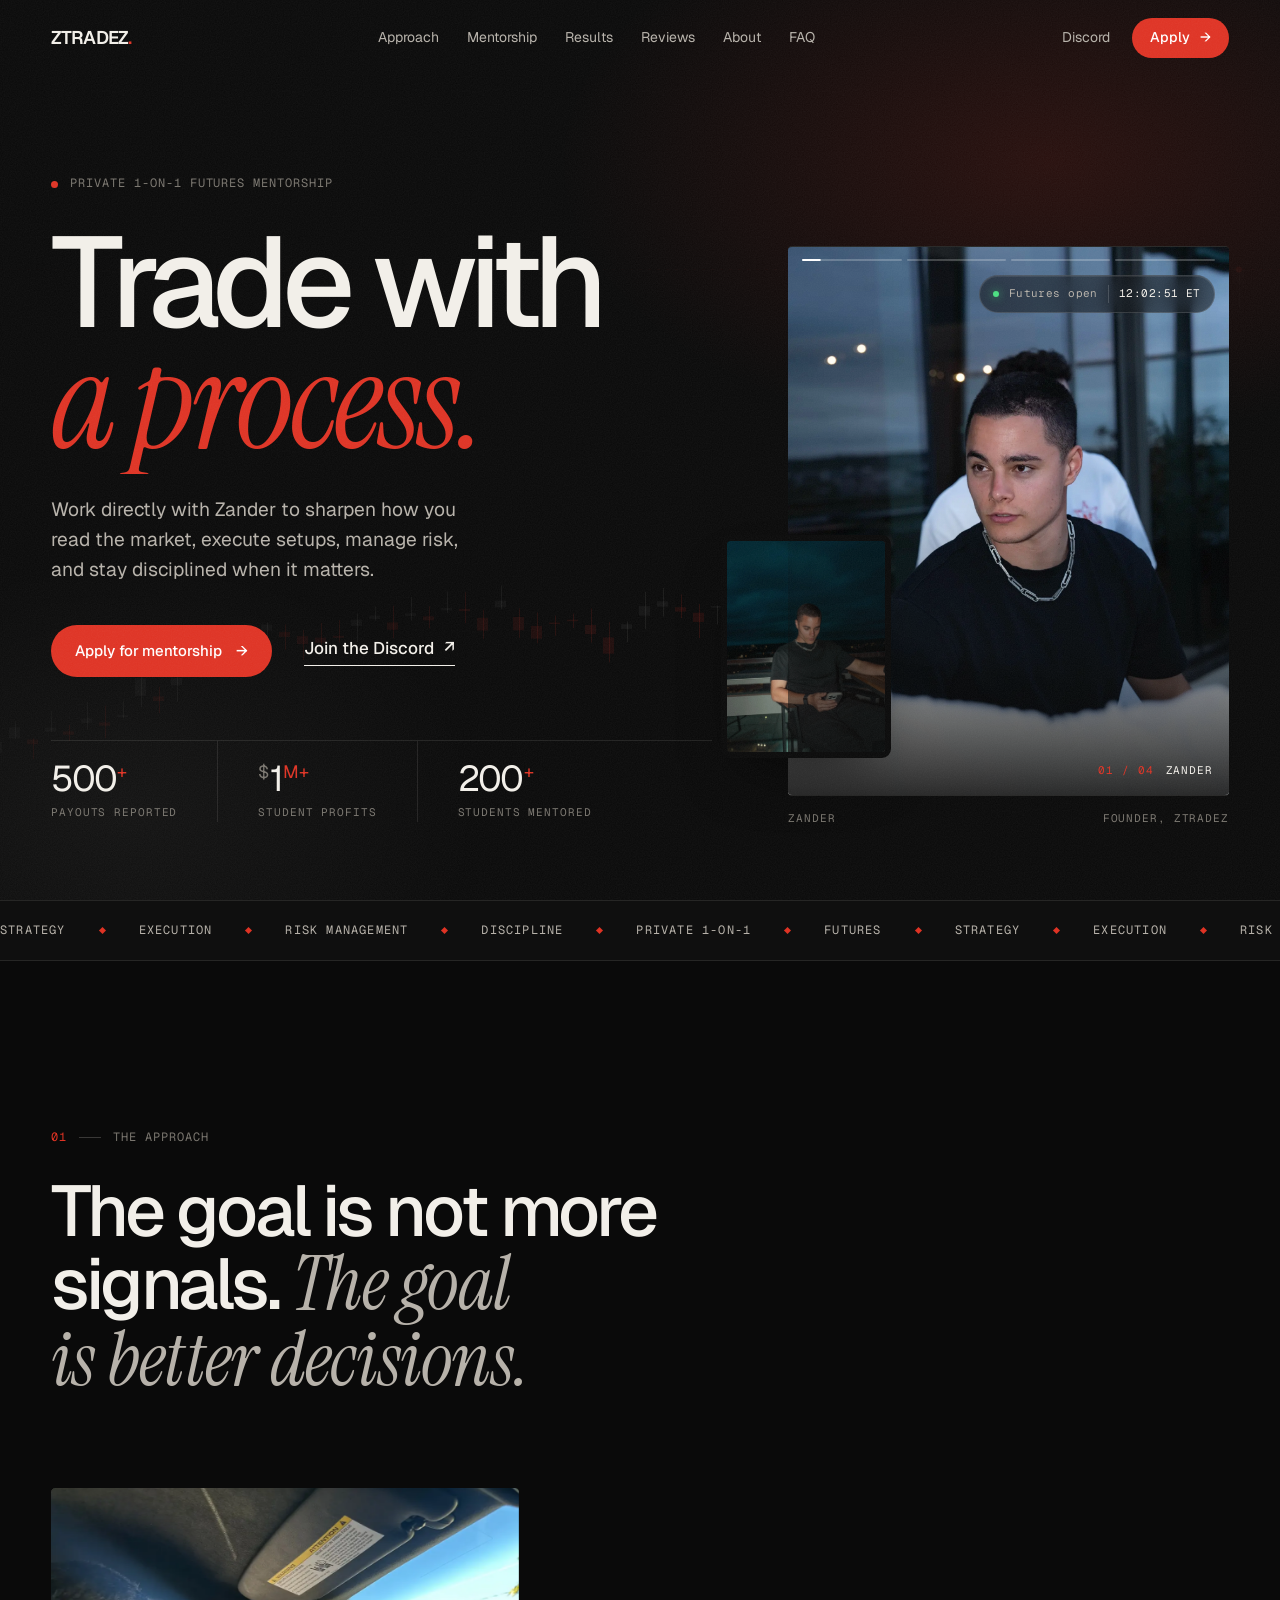
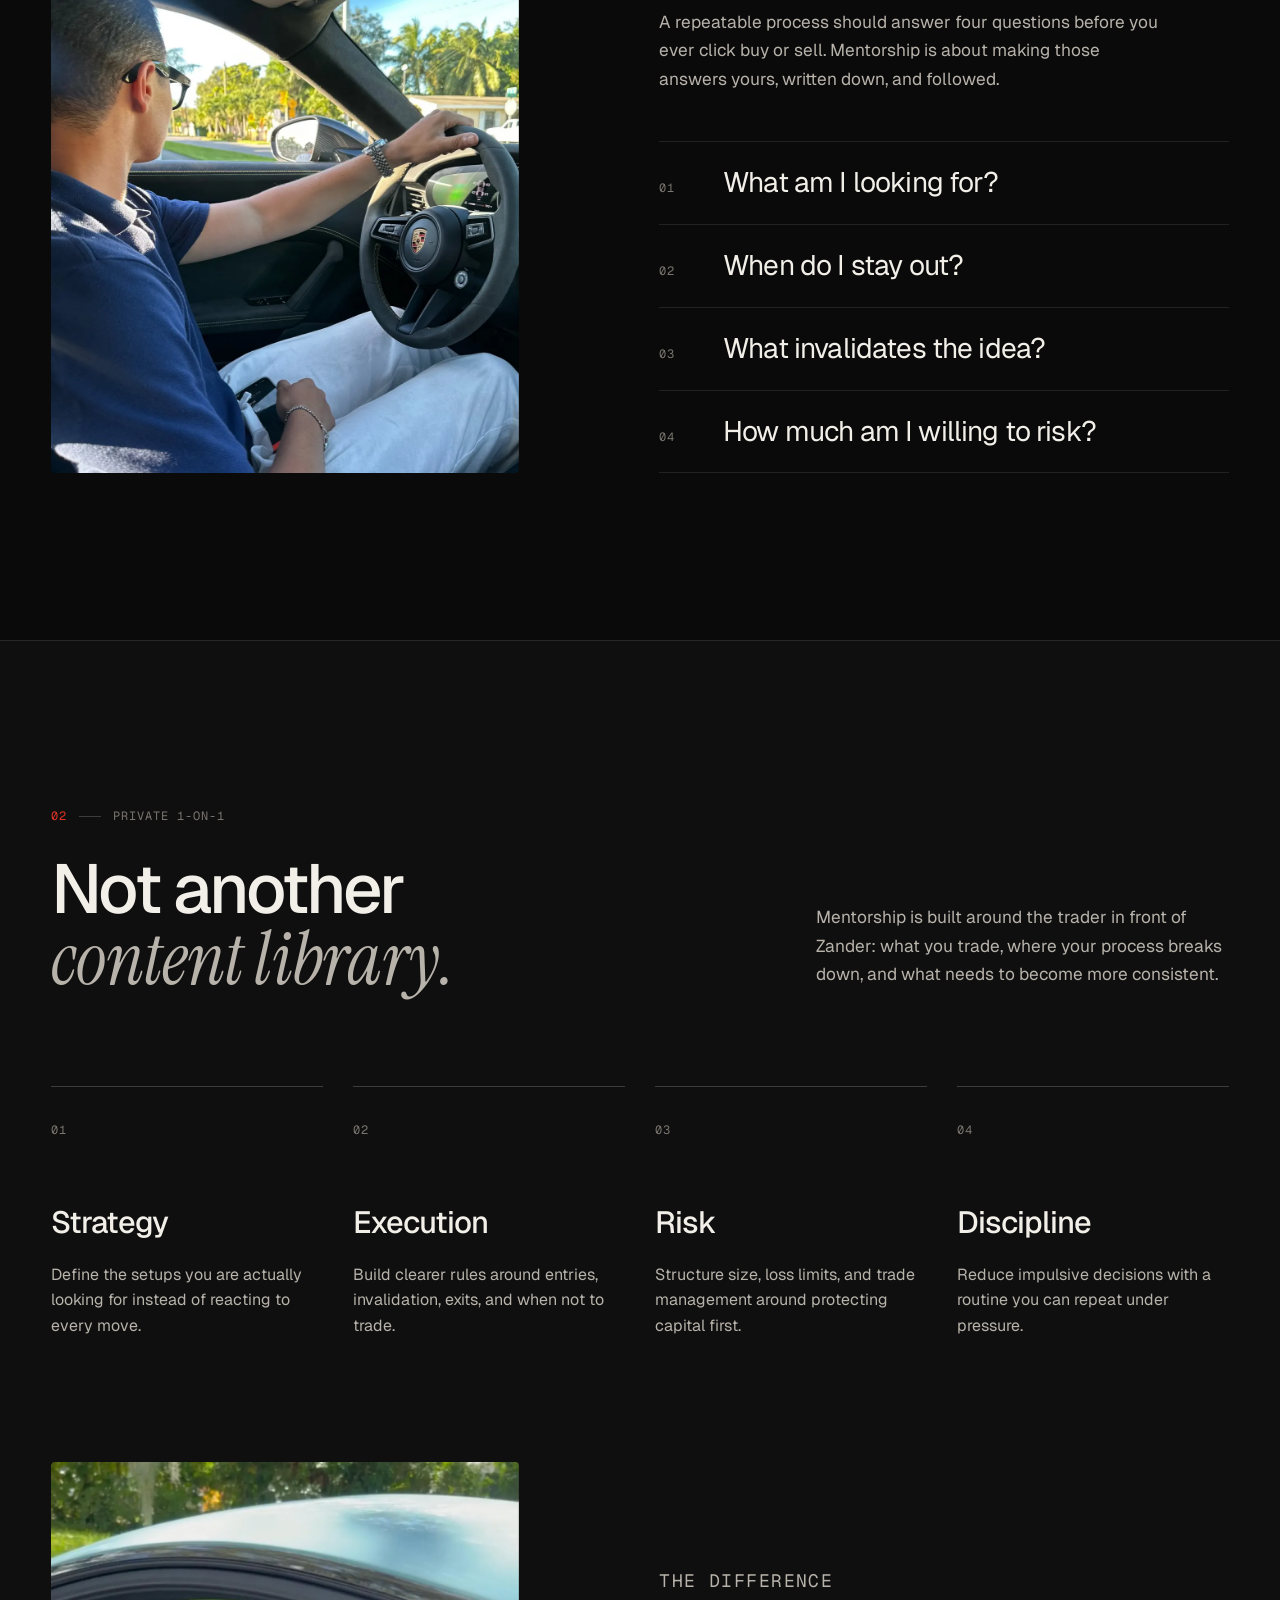
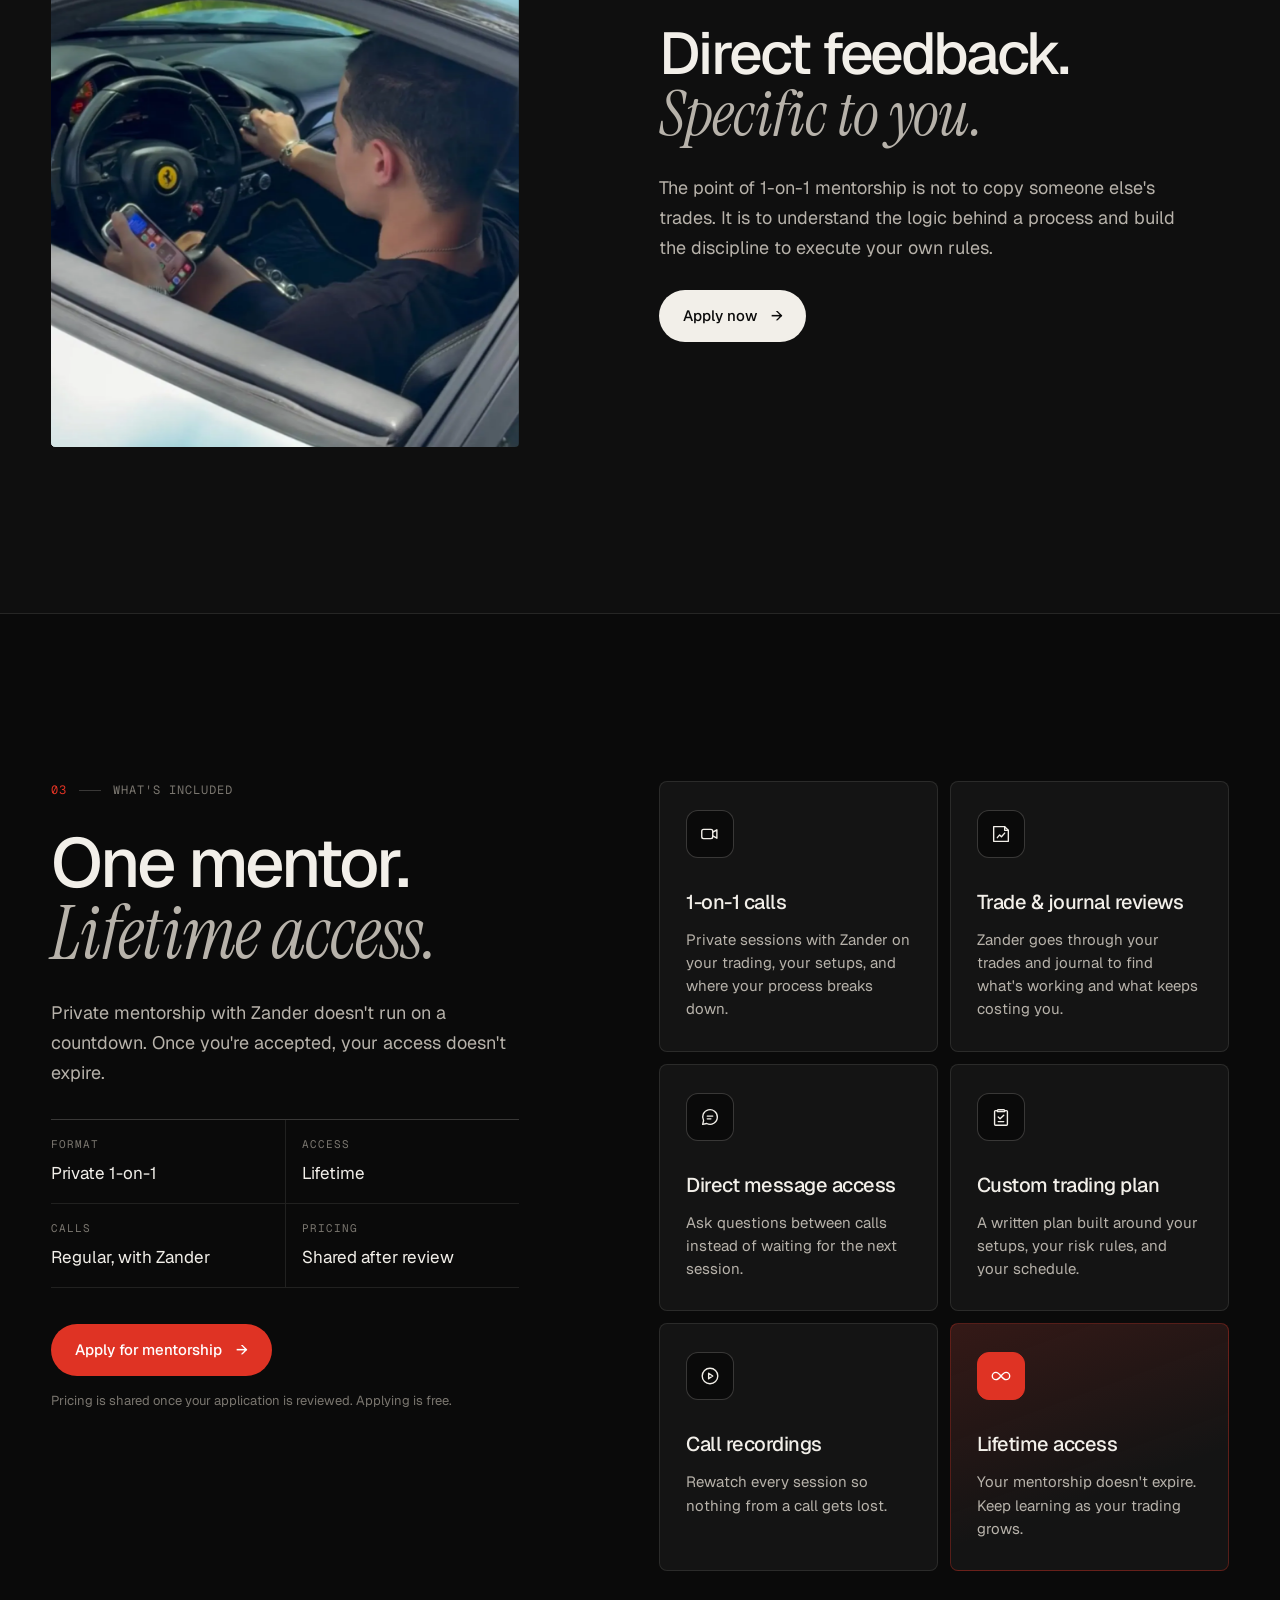
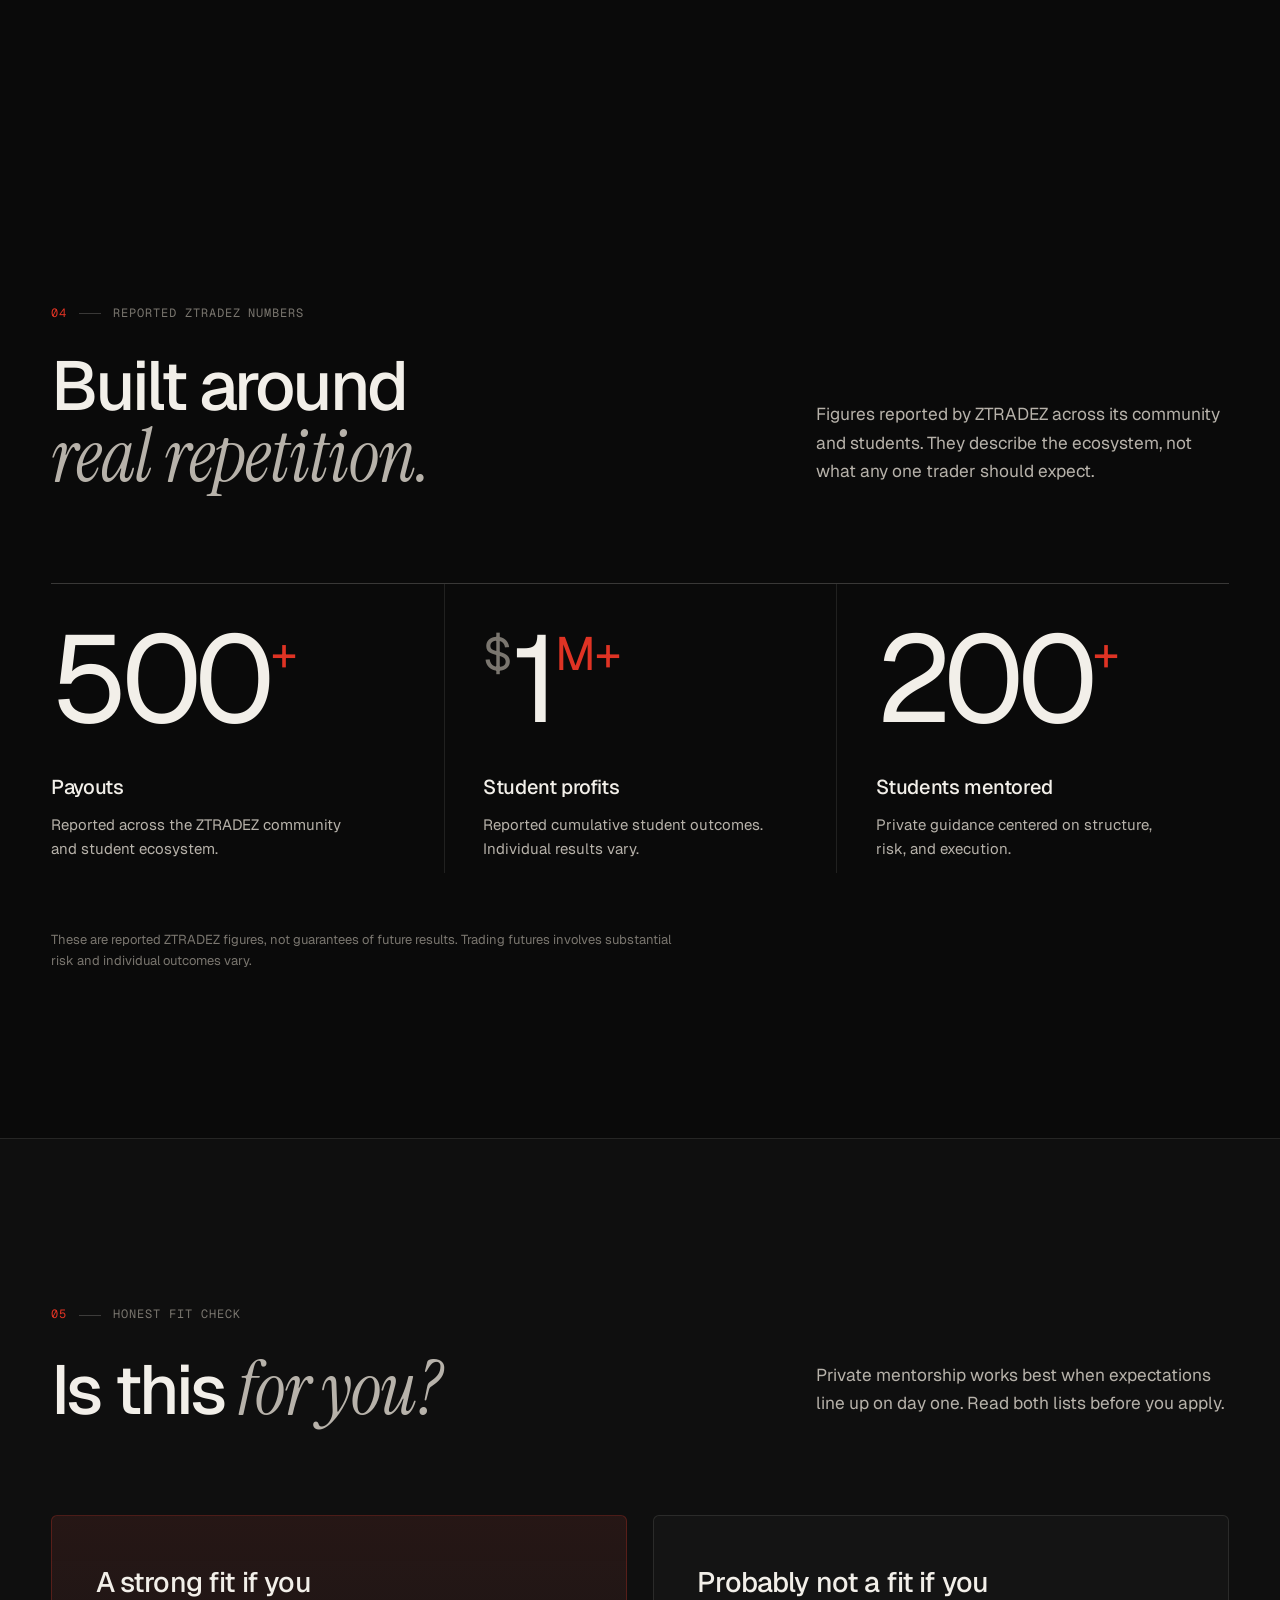
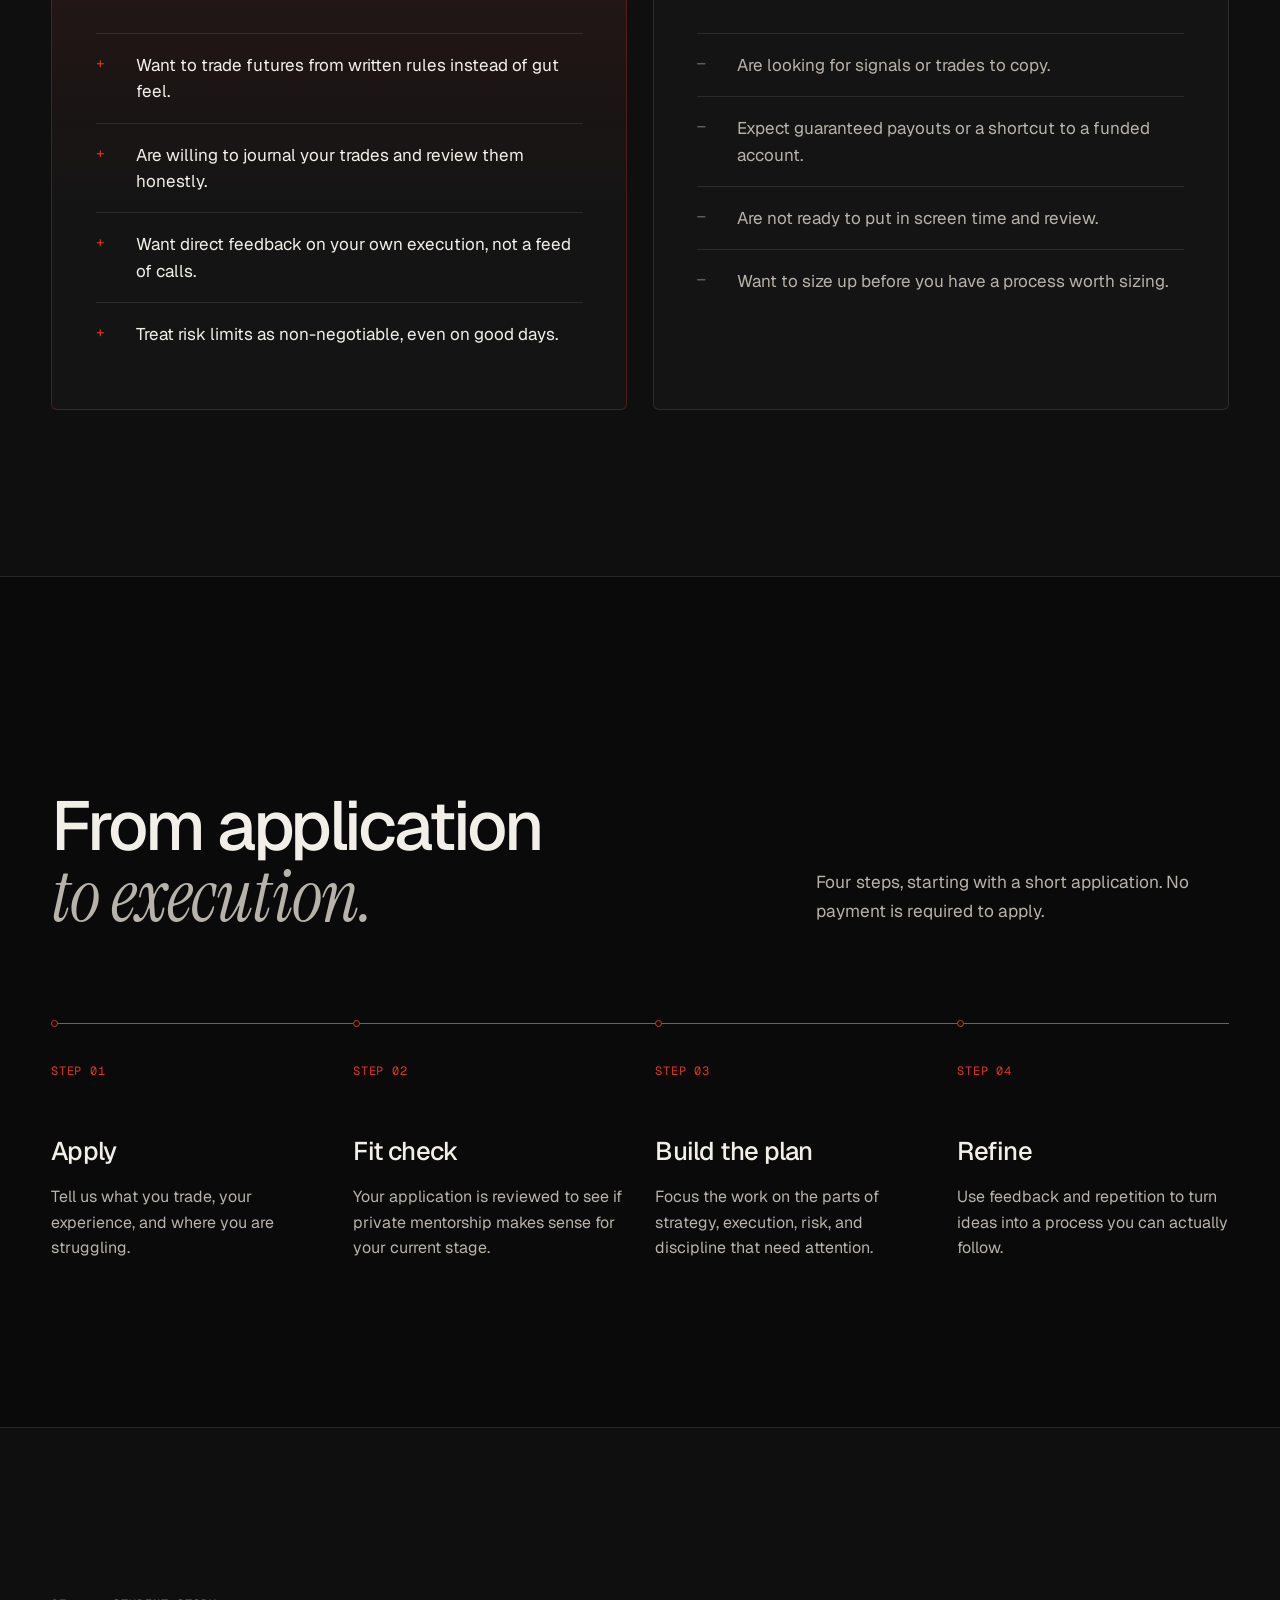
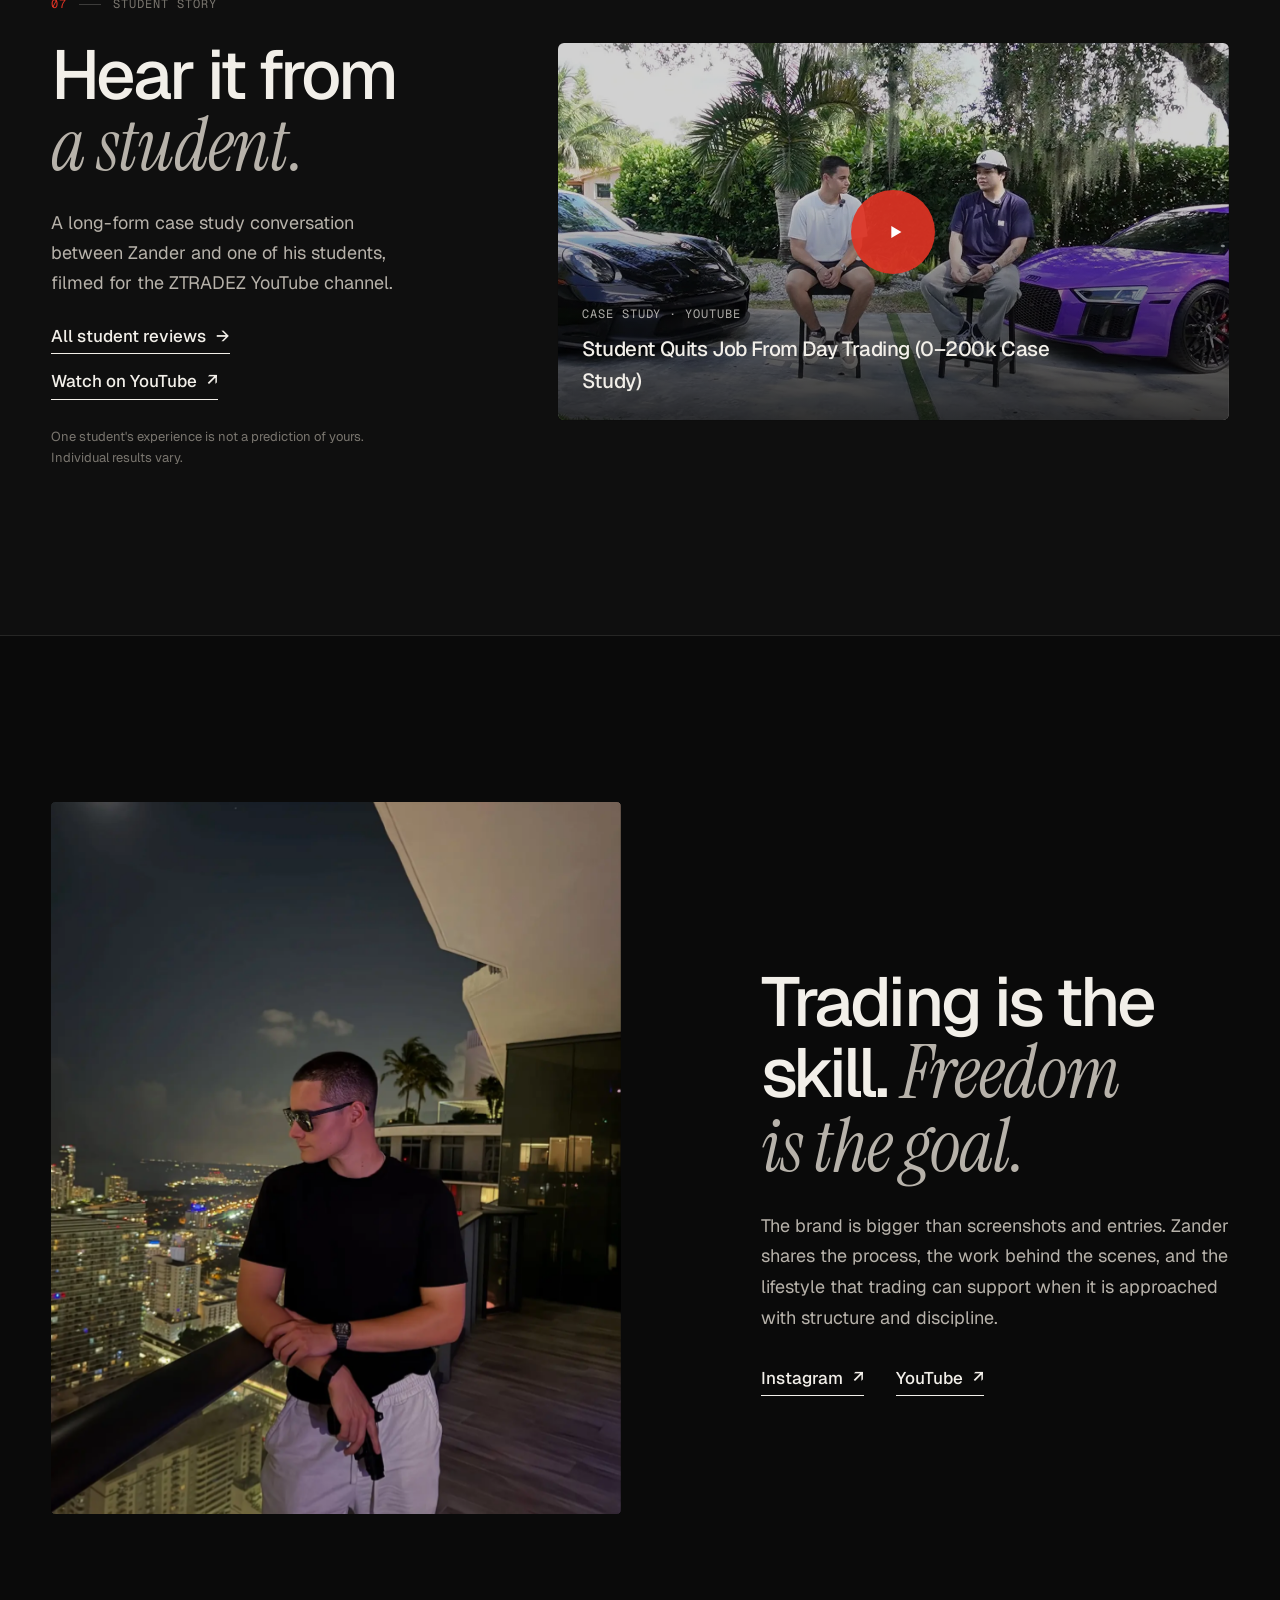
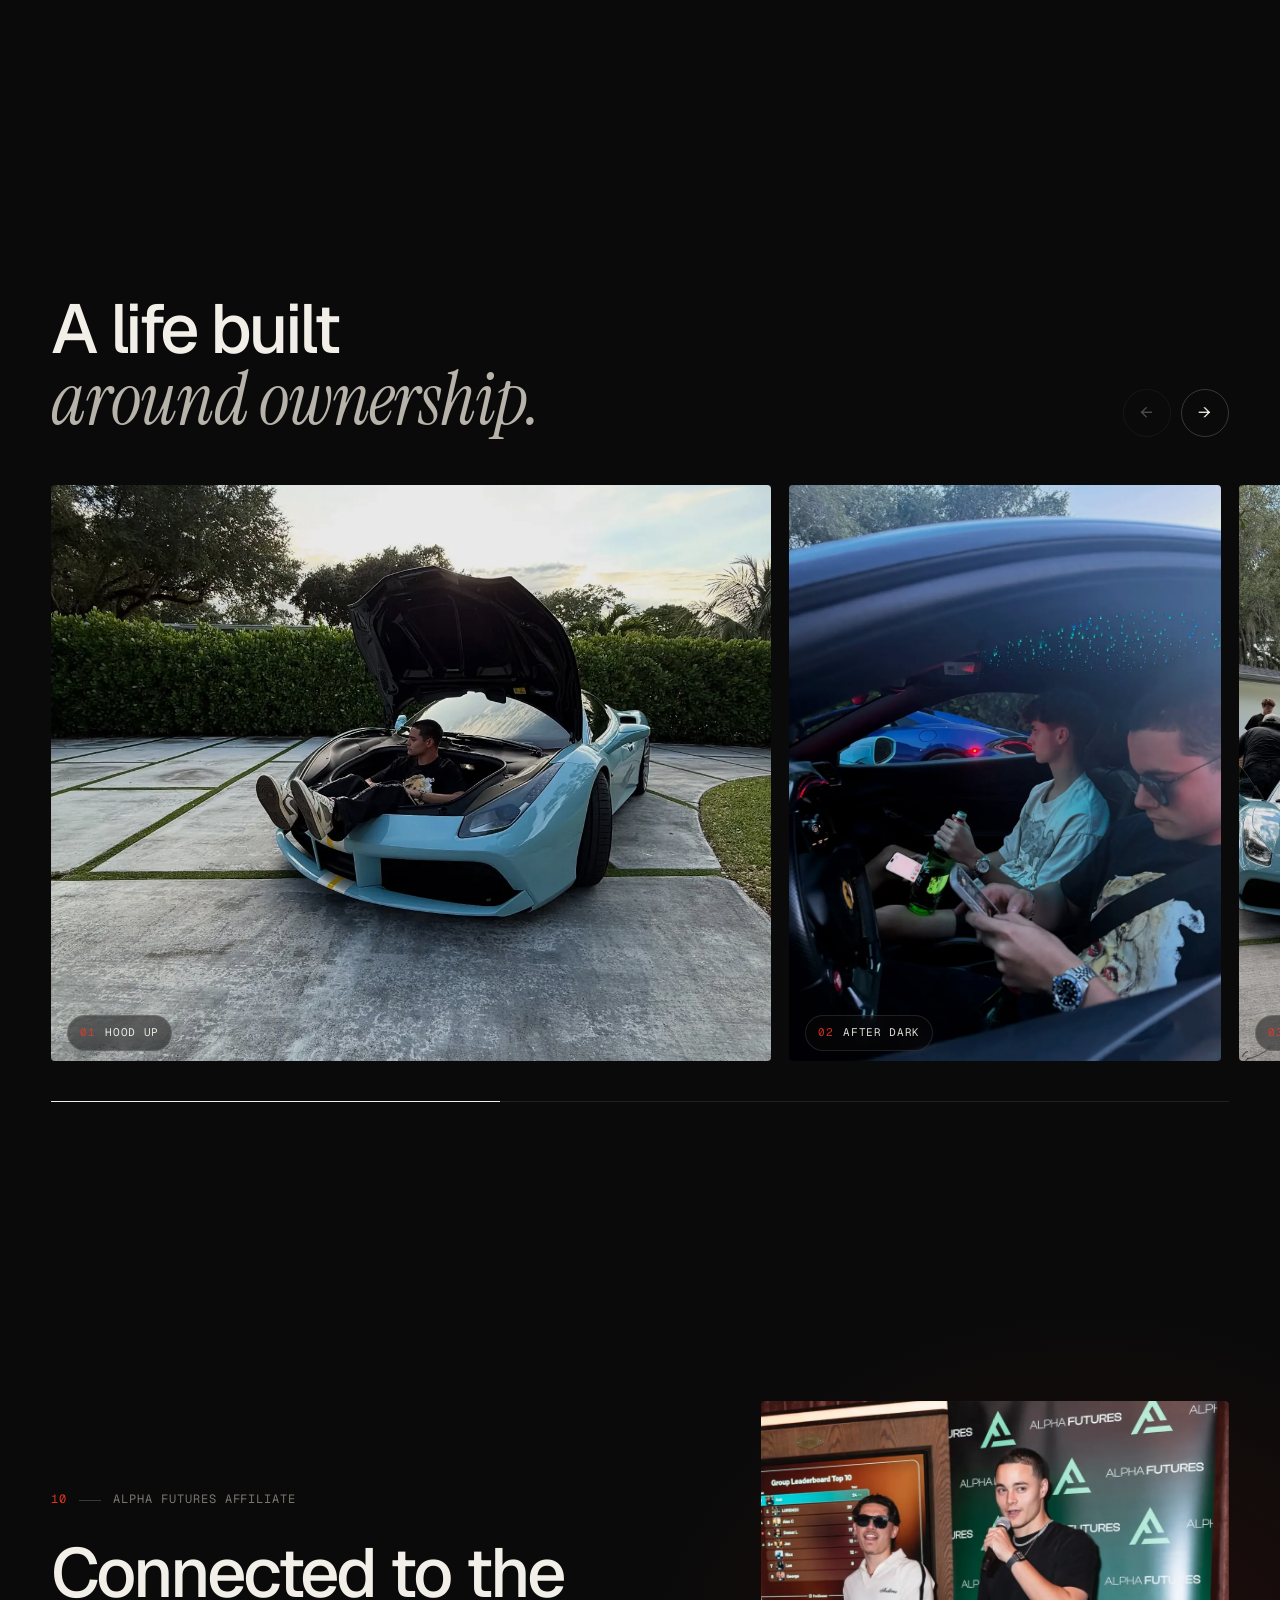
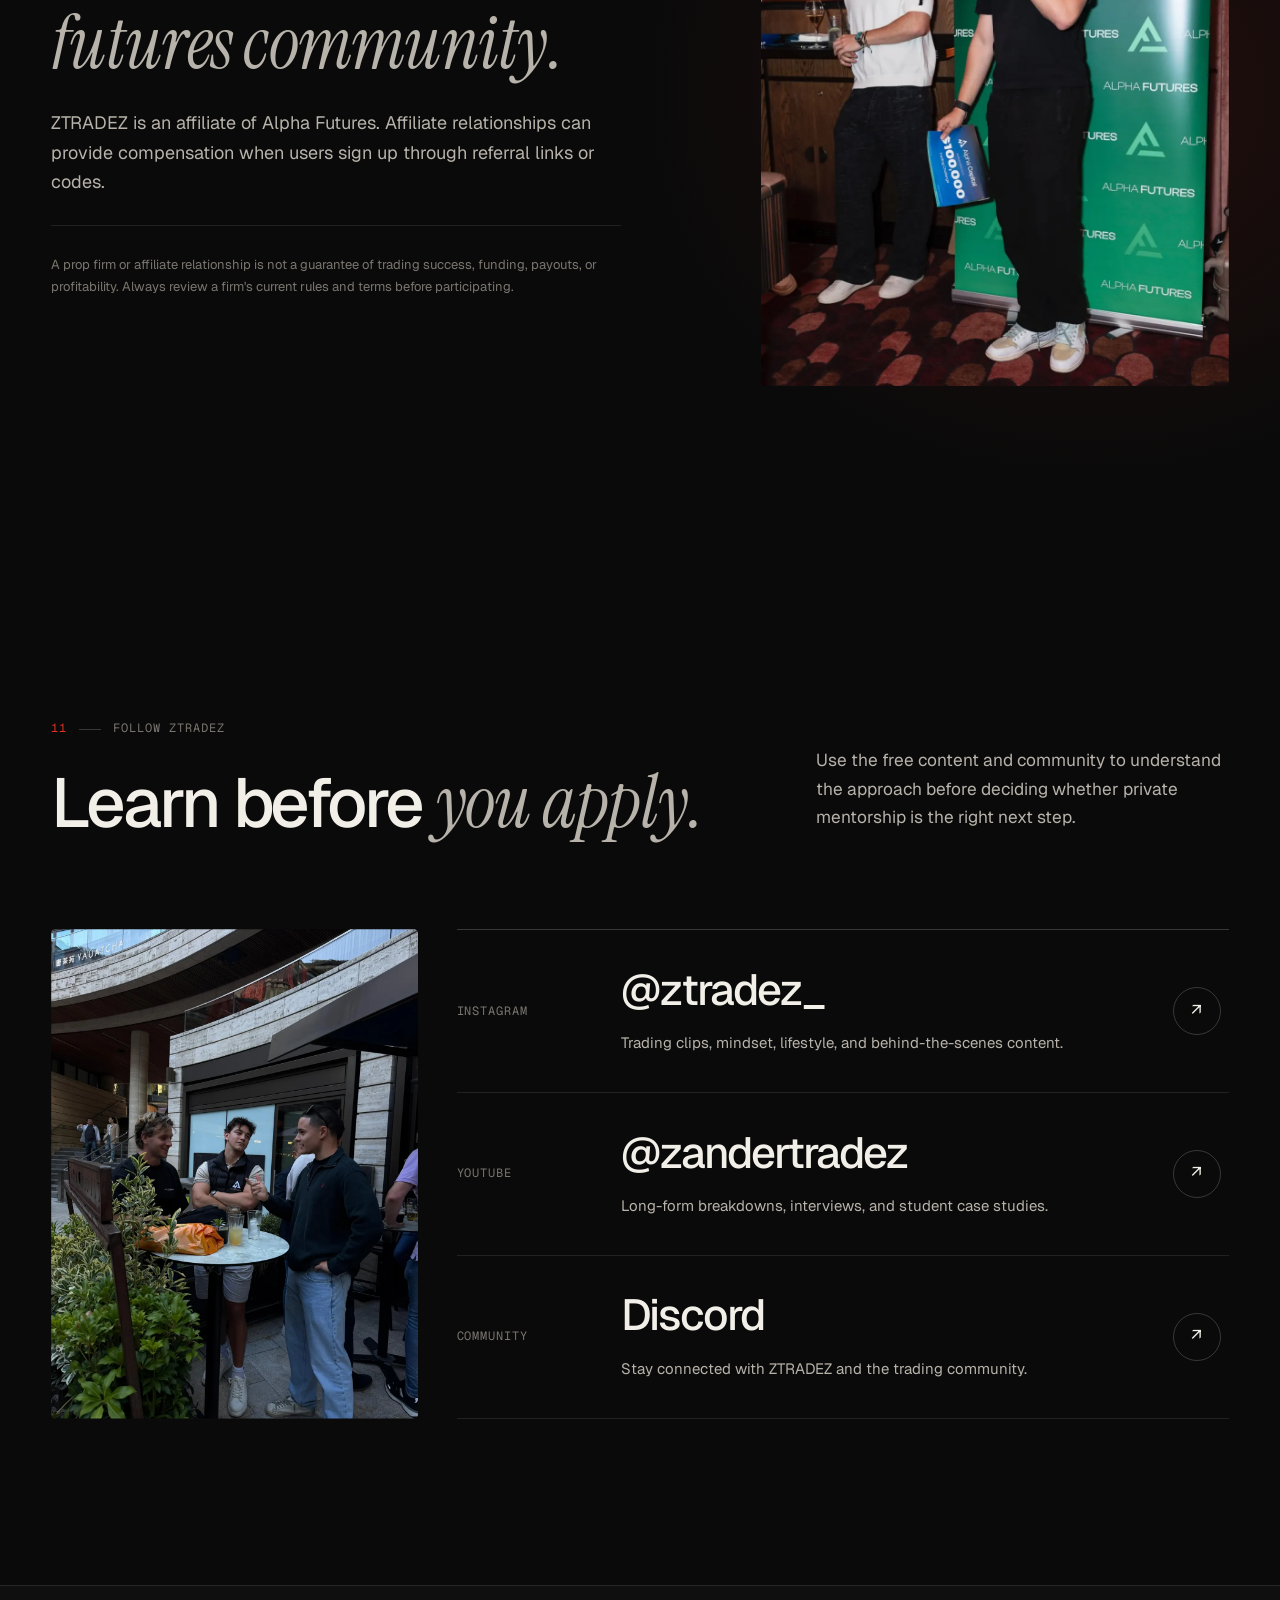
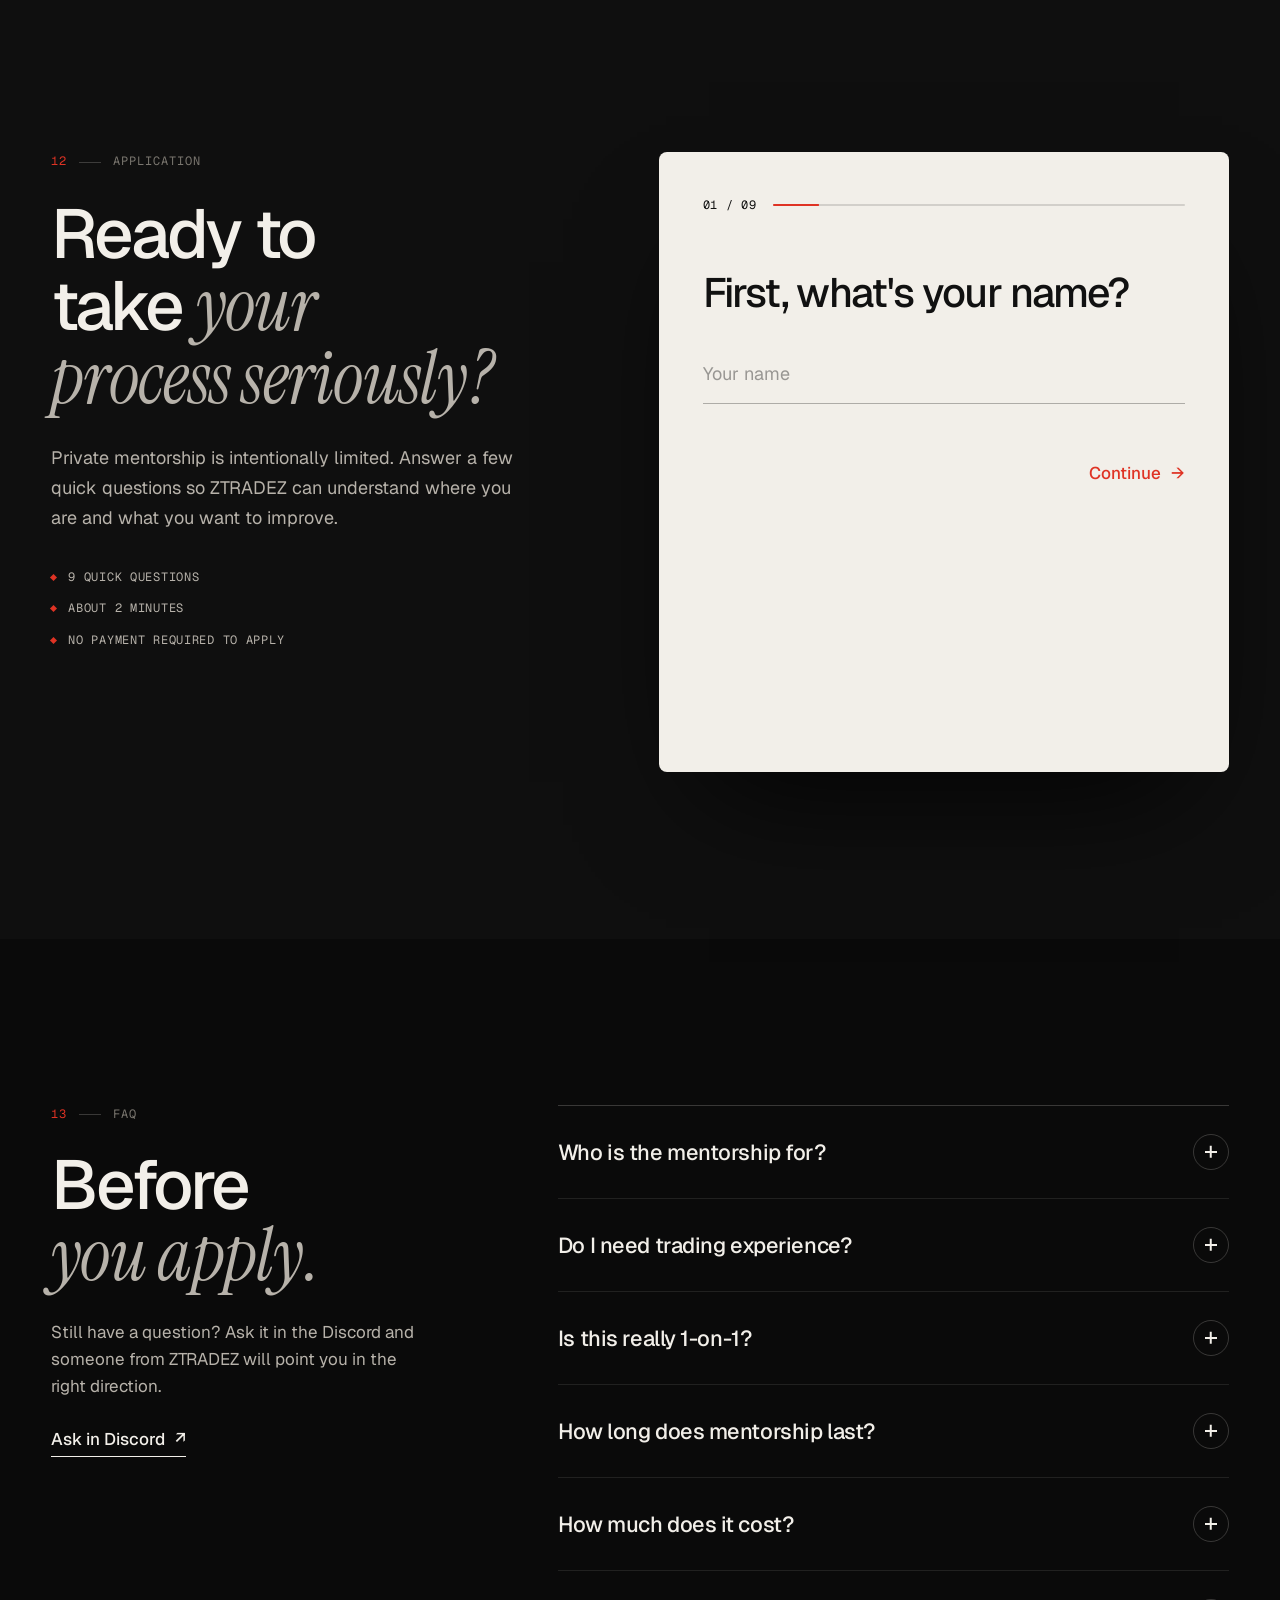
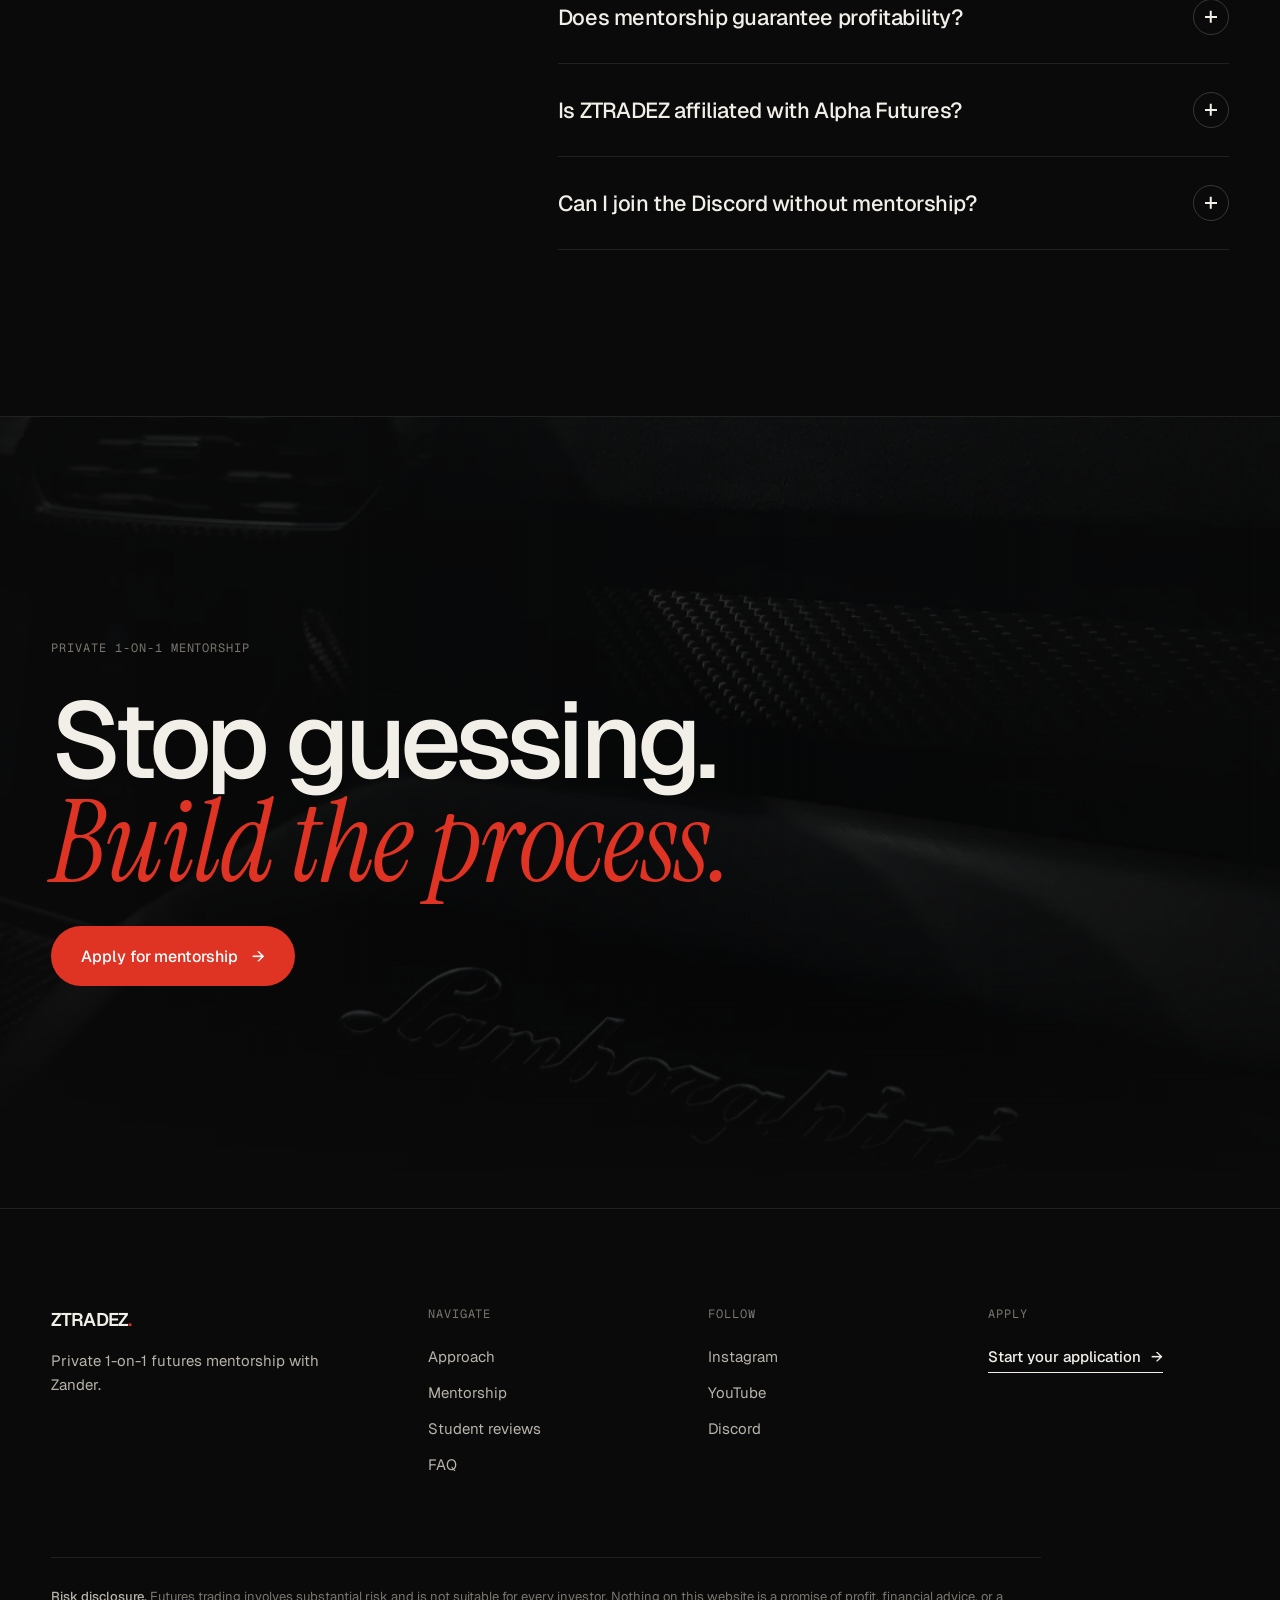
<file: index.html>
<!DOCTYPE html>
<html lang="en">
<head>
  <meta charset="UTF-8" />
  <meta name="viewport" content="width=device-width, initial-scale=1.0, viewport-fit=cover" />
  <title>ZTRADEZ — Private 1-on-1 Futures Mentorship</title>
  <meta name="description" content="Apply for private 1-on-1 futures trading mentorship with Zander of ZTRADEZ. Strategy, execution, risk and discipline, built around you." />
  <meta name="theme-color" content="#0a0a0a" />
  <meta property="og:type" content="website" />
  <meta property="og:title" content="ZTRADEZ — Private 1-on-1 Futures Mentorship" />
  <meta property="og:description" content="Private mentorship built around strategy, execution, risk and discipline." />
  <meta property="og:image" content="assets/og-image.jpg" />
  <meta name="twitter:card" content="summary_large_image" />
  <link rel="icon" href="favicon.svg" type="image/svg+xml" />
  <link rel="preconnect" href="https://fonts.googleapis.com" />
  <link rel="preconnect" href="https://fonts.gstatic.com" crossorigin />
  <link href="https://fonts.googleapis.com/css2?family=Geist:wght@300..700&family=Geist+Mono:wght@400;500&family=Instrument+Serif:ital@0;1&display=swap" rel="stylesheet" />
  <link rel="preload" as="image" href="assets/photos/portrait.webp" />
  <link rel="stylesheet" href="styles.css" />
  <script>document.documentElement.classList.add('js')</script>
</head>
<body>
  <a class="skip-link" href="#main">Skip to content</a>

  <div class="intro" aria-hidden="true">
    <div class="intro-mark">ZTRADEZ<span>.</span></div>
    <div class="intro-bar"><i></i></div>
  </div>

  <div class="scroll-progress" aria-hidden="true"><span id="scrollProgress"></span></div>

  <header class="site-header" id="siteHeader">
    <div class="shell header-inner">
      <a class="brand" href="#top" aria-label="ZTRADEZ home">ZTRADEZ<span>.</span></a>
      <nav class="nav" aria-label="Primary">
        <a href="#approach">Approach</a>
        <a href="#mentorship">Mentorship</a>
        <a href="#results">Results</a>
        <a href="reviews.html">Reviews</a>
        <a href="#about">About</a>
        <a href="#faq">FAQ</a>
      </nav>
      <div class="header-actions">
        <a class="header-link" href="https://discord.com/invite/qkc7znma6t" target="_blank" rel="noopener noreferrer">Discord</a>
        <a class="btn btn-primary btn-sm" href="#apply">Apply <span class="btn-arrow" aria-hidden="true">→</span></a>
        <button class="menu-toggle" type="button" aria-expanded="false" aria-controls="mobileMenu" aria-label="Open menu"><span></span><span></span></button>
      </div>
    </div>
  </header>

  <div class="mobile-menu" id="mobileMenu" hidden>
    <nav class="shell mobile-menu-inner" aria-label="Mobile">
      <a href="#approach"><span>01</span>Approach</a>
      <a href="#mentorship"><span>02</span>Mentorship</a>
      <a href="#results"><span>03</span>Results</a>
      <a href="reviews.html"><span>04</span>Reviews</a>
      <a href="#about"><span>05</span>About</a>
      <a href="#faq"><span>06</span>FAQ</a>
      <div class="mobile-menu-foot">
        <a class="btn btn-primary" href="#apply">Apply for mentorship <span class="btn-arrow" aria-hidden="true">→</span></a>
        <div class="mobile-menu-social">
          <a href="https://www.instagram.com/ztradez_/" target="_blank" rel="noopener noreferrer">Instagram</a>
          <a href="https://www.youtube.com/@zandertradez" target="_blank" rel="noopener noreferrer">YouTube</a>
          <a href="https://discord.com/invite/qkc7znma6t" target="_blank" rel="noopener noreferrer">Discord</a>
        </div>
      </div>
    </nav>
  </div>

  <main id="main">
    <!-- Hero -->
    <section class="hero" id="top">
      <canvas class="hero-tape" id="heroTape" aria-hidden="true"></canvas>
      <div class="hero-glow" id="heroGlow" aria-hidden="true"></div>

      <div class="shell hero-grid">
        <div class="hero-copy">
          <p class="kicker hero-in" style="--d:0"><span class="live-dot" aria-hidden="true"></span>Private 1-on-1 futures mentorship</p>
          <h1 class="hero-title">
            <span class="visually-hidden">Trade with a process.</span>
            <span class="line" aria-hidden="true"><span style="--d:1">Trade with</span></span>
            <span class="line" aria-hidden="true"><span style="--d:2"><span class="rotator" id="heroRotator"><em class="is-active">a process.</em><em>discipline.</em><em>a plan.</em><em>patience.</em><em>an edge.</em></span></span></span>
          </h1>
          <p class="hero-lede hero-in" style="--d:3">Work directly with Zander to sharpen how you read the market, execute setups, manage risk, and stay disciplined when it matters.</p>
          <div class="hero-actions hero-in" style="--d:4">
            <a class="btn btn-primary" href="#apply">Apply for mentorship <span class="btn-arrow" aria-hidden="true">→</span></a>
            <a class="link-arrow" href="https://discord.com/invite/qkc7znma6t" target="_blank" rel="noopener noreferrer">Join the Discord <span aria-hidden="true">↗</span></a>
          </div>
          <dl class="hero-proof hero-in" style="--d:5">
            <div><dt>Payouts reported</dt><dd><span class="counter" data-target="500" data-delay="900">0</span><sup>+</sup></dd></div>
            <div><dt>Student profits</dt><dd><sub>$</sub><span class="counter" data-target="1" data-delay="900">0</span><sup>M+</sup></dd></div>
            <div><dt>Students mentored</dt><dd><span class="counter" data-target="200" data-delay="900">0</span><sup>+</sup></dd></div>
          </dl>
        </div>

        <div class="hero-media hero-in" style="--d:2">
          <figure class="hero-portrait story" id="heroStory">
            <img class="story-slide is-active" src="assets/photos/portrait.webp" width="1400" height="1867" alt="Zander, founder of ZTRADEZ, on a rooftop at dusk" data-caption="Zander" fetchpriority="high" />
            <img class="story-slide" src="assets/photos/city-night-balcony.webp" width="1400" height="1867" alt="Zander on a high-rise balcony overlooking the city at night" data-caption="After the close" decoding="async" />
            <img class="story-slide" src="assets/photos/ferrari-driveway-1.webp" width="1200" height="1600" alt="Zander standing beside a light blue Ferrari in a driveway" data-caption="The driveway" decoding="async" />
            <img class="story-slide" src="assets/photos/alpha-futures-event.webp" width="1080" height="1440" alt="Zander speaking at an Alpha Futures event" data-caption="Alpha Futures event" decoding="async" />
            <div class="story-bars" aria-hidden="true"><span></span><span></span><span></span><span></span></div>
            <div class="market-chip" aria-live="off">
              <span class="market-dot" id="marketDot" aria-hidden="true"></span>
              <span class="market-label" id="marketStatus">CME Globex</span>
              <span class="market-time"><span id="nyClock">--:--:--</span> ET</span>
            </div>
            <figcaption class="story-cap" aria-live="polite"><span id="storyIndex">01 / 04</span><span id="storyLabel">Zander</span></figcaption>
            <button class="story-hit" type="button" aria-label="Show next photo"></button>
          </figure>
          <figure class="hero-inset">
            <img src="assets/photos/rooftop-night-phone.webp" width="1400" height="1867" alt="Zander checking his phone on a rooftop terrace at night" />
          </figure>
          <p class="hero-caption"><span>Zander</span><span>Founder, ZTRADEZ</span></p>
        </div>
      </div>
    </section>

    <!-- Marquee -->
    <div class="marquee" aria-hidden="true">
      <div class="marquee-track">
        <span>Strategy</span><i></i><span>Execution</span><i></i><span>Risk management</span><i></i><span>Discipline</span><i></i><span>Private 1-on-1</span><i></i><span>Futures</span><i></i>
        <span>Strategy</span><i></i><span>Execution</span><i></i><span>Risk management</span><i></i><span>Discipline</span><i></i><span>Private 1-on-1</span><i></i><span>Futures</span><i></i>
      </div>
    </div>

    <!-- 01 Approach -->
    <section class="section approach" id="approach">
      <div class="shell">
        <header class="sec-head">
          <p class="kicker reveal"><span class="idx">01</span>The approach</p>
          <h2 class="statement reveal">The goal is not more signals. <em>The goal is better decisions.</em></h2>
        </header>

        <div class="approach-grid">
          <figure class="approach-photo reveal reveal-img" data-parallax="0.05">
            <img src="assets/photos/porsche-driving.webp" width="1200" height="1600" loading="lazy" decoding="async" alt="Zander driving, one hand on the wheel" />
          </figure>
          <div class="approach-copy">
            <p class="lead reveal">A repeatable process should answer four questions before you ever click buy or sell. Mentorship is about making those answers yours, written down, and followed.</p>
            <ol class="questions" data-stagger>
              <li class="reveal"><span>01</span>What am I looking for?</li>
              <li class="reveal"><span>02</span>When do I stay out?</li>
              <li class="reveal"><span>03</span>What invalidates the idea?</li>
              <li class="reveal"><span>04</span>How much am I willing to risk?</li>
            </ol>
          </div>
        </div>
      </div>
    </section>

    <!-- 02 Mentorship -->
    <section class="section mentorship" id="mentorship">
      <div class="shell">
        <header class="sec-head sec-head-split">
          <div>
            <p class="kicker reveal"><span class="idx">02</span>Private 1-on-1</p>
            <h2 class="reveal">Not another <em>content library.</em></h2>
          </div>
          <p class="sec-intro reveal">Mentorship is built around the trader in front of Zander: what you trade, where your process breaks down, and what needs to become more consistent.</p>
        </header>

        <div class="pillars" data-stagger>
          <article class="pillar reveal"><span class="pillar-idx">01</span><h3>Strategy</h3><p>Define the setups you are actually looking for instead of reacting to every move.</p></article>
          <article class="pillar reveal"><span class="pillar-idx">02</span><h3>Execution</h3><p>Build clearer rules around entries, invalidation, exits, and when not to trade.</p></article>
          <article class="pillar reveal"><span class="pillar-idx">03</span><h3>Risk</h3><p>Structure size, loss limits, and trade management around protecting capital first.</p></article>
          <article class="pillar reveal"><span class="pillar-idx">04</span><h3>Discipline</h3><p>Reduce impulsive decisions with a routine you can repeat under pressure.</p></article>
        </div>

        <div class="feature">
          <figure class="feature-photo reveal reveal-img" data-parallax="0.05">
            <img src="assets/photos/ferrari-drivers-seat.webp" width="1200" height="1600" loading="lazy" decoding="async" alt="Zander in the driver's seat of a Ferrari, holding his phone" />
          </figure>
          <div class="feature-copy reveal">
            <p class="kicker">The difference</p>
            <h3>Direct feedback. <em>Specific to you.</em></h3>
            <p>The point of 1-on-1 mentorship is not to copy someone else's trades. It is to understand the logic behind a process and build the discipline to execute your own rules.</p>
            <a class="btn btn-light" href="#apply">Apply now <span class="btn-arrow" aria-hidden="true">→</span></a>
          </div>
        </div>
      </div>
    </section>

    <!-- 03 What's included -->
    <section class="section included" id="included">
      <div class="shell included-grid">
        <div class="included-copy">
          <p class="kicker reveal"><span class="idx">03</span>What's included</p>
          <h2 class="reveal">One mentor. <em>Lifetime access.</em></h2>
          <p class="reveal">Private mentorship with Zander doesn't run on a countdown. Once you're accepted, your access doesn't expire.</p>
          <dl class="spec reveal">
            <div><dt>Format</dt><dd>Private 1-on-1</dd></div>
            <div><dt>Access</dt><dd>Lifetime</dd></div>
            <div><dt>Calls</dt><dd>Regular, with Zander</dd></div>
            <div><dt>Pricing</dt><dd>Shared after review</dd></div>
          </dl>
          <div class="included-cta reveal">
            <a class="btn btn-primary" href="#apply">Apply for mentorship <span class="btn-arrow" aria-hidden="true">→</span></a>
            <p class="fine">Pricing is shared once your application is reviewed. Applying is free.</p>
          </div>
        </div>

        <ul class="inc-grid" data-stagger>
          <li class="inc reveal"><span class="inc-icon" aria-hidden="true"><svg viewBox="0 0 24 24" width="22" height="22" fill="none" stroke="currentColor" stroke-width="1.5" stroke-linecap="round" stroke-linejoin="round"><path d="M15 10l4.5-2.6v9.2L15 14"/><rect x="3" y="7" width="12" height="10" rx="2"/></svg></span><h3>1-on-1 calls</h3><p>Private sessions with Zander on your trading, your setups, and where your process breaks down.</p></li>
          <li class="inc reveal"><span class="inc-icon" aria-hidden="true"><svg viewBox="0 0 24 24" width="22" height="22" fill="none" stroke="currentColor" stroke-width="1.5" stroke-linecap="round" stroke-linejoin="round"><path d="M4 4h12l4 4v12H4z"/><path d="M16 4v4h4"/><path d="M8 16l2.5-3 2 2L16 11"/></svg></span><h3>Trade &amp; journal reviews</h3><p>Zander goes through your trades and journal to find what's working and what keeps costing you.</p></li>
          <li class="inc reveal"><span class="inc-icon" aria-hidden="true"><svg viewBox="0 0 24 24" width="22" height="22" fill="none" stroke="currentColor" stroke-width="1.5" stroke-linecap="round" stroke-linejoin="round"><path d="M20 12a8 8 0 0 1-11.6 7.1L4 20l1-4.2A8 8 0 1 1 20 12z"/><path d="M9 11h6M9 14h4"/></svg></span><h3>Direct message access</h3><p>Ask questions between calls instead of waiting for the next session.</p></li>
          <li class="inc reveal"><span class="inc-icon" aria-hidden="true"><svg viewBox="0 0 24 24" width="22" height="22" fill="none" stroke="currentColor" stroke-width="1.5" stroke-linecap="round" stroke-linejoin="round"><path d="M9 4h6a1 1 0 0 1 1 1v1H8V5a1 1 0 0 1 1-1z"/><path d="M8 5H6a1 1 0 0 0-1 1v14a1 1 0 0 0 1 1h12a1 1 0 0 0 1-1V6a1 1 0 0 0-1-1h-2"/><path d="M9 12l2 2 4-4M9 17h6"/></svg></span><h3>Custom trading plan</h3><p>A written plan built around your setups, your risk rules, and your schedule.</p></li>
          <li class="inc reveal"><span class="inc-icon" aria-hidden="true"><svg viewBox="0 0 24 24" width="22" height="22" fill="none" stroke="currentColor" stroke-width="1.5" stroke-linecap="round" stroke-linejoin="round"><circle cx="12" cy="12" r="8.5"/><path d="M10.5 9l4.5 3-4.5 3z"/></svg></span><h3>Call recordings</h3><p>Rewatch every session so nothing from a call gets lost.</p></li>
          <li class="inc inc-feature reveal"><span class="inc-icon" aria-hidden="true"><svg viewBox="0 0 24 24" width="22" height="22" fill="none" stroke="currentColor" stroke-width="1.5" stroke-linecap="round" stroke-linejoin="round"><path d="M12 12c-2-2.5-3.5-4-5.5-4a4 4 0 0 0 0 8c2 0 3.5-1.5 5.5-4zm0 0c2 2.5 3.5 4 5.5 4a4 4 0 0 0 0-8c-2 0-3.5 1.5-5.5 4z"/></svg></span><h3>Lifetime access</h3><p>Your mentorship doesn't expire. Keep learning as your trading grows.</p></li>
        </ul>
      </div>
    </section>

    <!-- 04 Results -->
    <section class="section results" id="results">
      <div class="shell">
        <header class="sec-head sec-head-split">
          <div>
            <p class="kicker reveal"><span class="idx">04</span>Reported ZTRADEZ numbers</p>
            <h2 class="reveal">Built around <em>real repetition.</em></h2>
          </div>
          <p class="sec-intro reveal">Figures reported by ZTRADEZ across its community and students. They describe the ecosystem, not what any one trader should expect.</p>
        </header>

        <div class="stats" data-stagger>
          <article class="stat reveal">
            <p class="stat-num"><span class="counter" data-target="500">0</span><sup>+</sup></p>
            <h3>Payouts</h3>
            <p>Reported across the ZTRADEZ community and student ecosystem.</p>
          </article>
          <article class="stat reveal">
            <p class="stat-num"><sub>$</sub><span class="counter" data-target="1">0</span><sup>M+</sup></p>
            <h3>Student profits</h3>
            <p>Reported cumulative student outcomes. Individual results vary.</p>
          </article>
          <article class="stat reveal">
            <p class="stat-num"><span class="counter" data-target="200">0</span><sup>+</sup></p>
            <h3>Students mentored</h3>
            <p>Private guidance centered on structure, risk, and execution.</p>
          </article>
        </div>
        <p class="fine reveal">These are reported ZTRADEZ figures, not guarantees of future results. Trading futures involves substantial risk and individual outcomes vary.</p>
      </div>
    </section>

    <!-- 04 Fit -->
    <section class="section fit" id="fit">
      <div class="shell">
        <header class="sec-head sec-head-split">
          <div>
            <p class="kicker reveal"><span class="idx">05</span>Honest fit check</p>
            <h2 class="reveal">Is this <em>for you?</em></h2>
          </div>
          <p class="sec-intro reveal">Private mentorship works best when expectations line up on day one. Read both lists before you apply.</p>
        </header>

        <div class="fit-grid">
          <div class="fit-col fit-yes reveal">
            <h3>A strong fit if you</h3>
            <ul>
              <li>Want to trade futures from written rules instead of gut feel.</li>
              <li>Are willing to journal your trades and review them honestly.</li>
              <li>Want direct feedback on your own execution, not a feed of calls.</li>
              <li>Treat risk limits as non-negotiable, even on good days.</li>
            </ul>
          </div>
          <div class="fit-col fit-no reveal">
            <h3>Probably not a fit if you</h3>
            <ul>
              <li>Are looking for signals or trades to copy.</li>
              <li>Expect guaranteed payouts or a shortcut to a funded account.</li>
              <li>Are not ready to put in screen time and review.</li>
              <li>Want to size up before you have a process worth sizing.</li>
            </ul>
          </div>
        </div>
      </div>
    </section>

    <!-- 05 Process -->
    <section class="section process" id="process">
      <div class="shell">
        <header class="sec-head sec-head-split">
          <div>
            <p class="kicker reveal"><span class="idx">06</span>How it works</p>
            <h2 class="reveal">From application <em>to execution.</em></h2>
          </div>
          <p class="sec-intro reveal">Four steps, starting with a short application. No payment is required to apply.</p>
        </header>

        <div class="process-track" aria-hidden="true"><span></span></div>
        <ol class="steps" data-stagger>
          <li class="step reveal"><span class="step-idx">Step 01</span><h3>Apply</h3><p>Tell us what you trade, your experience, and where you are struggling.</p></li>
          <li class="step reveal"><span class="step-idx">Step 02</span><h3>Fit check</h3><p>Your application is reviewed to see if private mentorship makes sense for your current stage.</p></li>
          <li class="step reveal"><span class="step-idx">Step 03</span><h3>Build the plan</h3><p>Focus the work on the parts of strategy, execution, risk, and discipline that need attention.</p></li>
          <li class="step reveal"><span class="step-idx">Step 04</span><h3>Refine</h3><p>Use feedback and repetition to turn ideas into a process you can actually follow.</p></li>
        </ol>
      </div>
    </section>

    <!-- 06 Student story -->
    <section class="section story" id="story">
      <div class="shell story-grid">
        <div class="story-copy">
          <p class="kicker reveal"><span class="idx">07</span>Student story</p>
          <h2 class="reveal">Hear it from <em>a student.</em></h2>
          <p class="reveal">A long-form case study conversation between Zander and one of his students, filmed for the ZTRADEZ YouTube channel.</p>
          <div class="story-links reveal">
            <a class="link-arrow" href="reviews.html">All student reviews <span aria-hidden="true">→</span></a>
            <a class="link-arrow" href="https://www.youtube.com/watch?v=iGrLc4omf30" target="_blank" rel="noopener noreferrer">Watch on YouTube <span aria-hidden="true">↗</span></a>
          </div>
          <p class="fine reveal">One student's experience is not a prediction of yours. Individual results vary.</p>
        </div>
        <div class="video reveal reveal-img">
          <button class="video-facade" type="button" data-video="iGrLc4omf30" aria-label="Play: Student Quits Job From Day Trading (0–200k Case Study)">
            <img src="assets/photos/case-study-quits-job.webp" width="1280" height="720" loading="lazy" decoding="async" alt="" />
            <span class="video-play" aria-hidden="true"><svg viewBox="0 0 24 24" width="22" height="22"><path d="M8 5.5v13l11-6.5z" fill="currentColor"/></svg></span>
            <span class="video-meta"><span class="kicker">Case study · YouTube</span><strong>Student Quits Job From Day Trading (0–200k Case Study)</strong></span>
          </button>
        </div>
      </div>
    </section>

    <!-- 07 About -->
    <section class="section about" id="about">
      <div class="shell about-grid">
        <figure class="about-photo reveal reveal-img" data-parallax="0.06">
          <img src="assets/photos/city-night-balcony.webp" width="1400" height="1867" loading="lazy" decoding="async" alt="Zander on a high-rise balcony overlooking the city at night" />
        </figure>
        <div class="about-copy">
          <p class="kicker reveal"><span class="idx">08</span>Zander / ZTRADEZ</p>
          <h2 class="reveal">Trading is the skill. <em>Freedom is the goal.</em></h2>
          <p class="reveal">The brand is bigger than screenshots and entries. Zander shares the process, the work behind the scenes, and the lifestyle that trading can support when it is approached with structure and discipline.</p>
          <div class="about-links reveal">
            <a class="link-arrow" href="https://www.instagram.com/ztradez_/" target="_blank" rel="noopener noreferrer">Instagram <span aria-hidden="true">↗</span></a>
            <a class="link-arrow" href="https://www.youtube.com/@zandertradez" target="_blank" rel="noopener noreferrer">YouTube <span aria-hidden="true">↗</span></a>
          </div>
        </div>
      </div>
    </section>

    <!-- 08 Gallery -->
    <section class="section gallery" id="gallery" aria-label="Photo gallery">
      <div class="shell">
        <header class="sec-head sec-head-split gallery-head">
          <div>
            <p class="kicker reveal"><span class="idx">09</span>Beyond the chart</p>
            <h2 class="reveal">A life built <em>around ownership.</em></h2>
          </div>
          <div class="rail-controls reveal">
            <button class="round-btn" type="button" data-rail="prev" aria-label="Previous photos">←</button>
            <button class="round-btn" type="button" data-rail="next" aria-label="Next photos">→</button>
          </div>
        </header>
      </div>
      <div class="rail" id="rail" tabindex="0" aria-label="Scrollable photo gallery">
        <button class="shot shot-wide" type="button" data-full="assets/photos/ferrari-hood-up.webp" data-caption="Hood up">
          <img src="assets/photos/ferrari-hood-up.webp" width="1200" height="1600" loading="lazy" decoding="async" alt="Zander sitting on the front of a light blue Ferrari with the hood open" />
          <span class="shot-cap"><span>01</span>Hood up</span>
        </button>
        <button class="shot" type="button" data-full="assets/photos/ferrari-passenger-night.webp" data-caption="After dark">
          <img src="assets/photos/ferrari-passenger-night.webp" width="1200" height="1600" loading="lazy" decoding="async" alt="Two passengers in a car at night under a starlight headliner" />
          <span class="shot-cap"><span>02</span>After dark</span>
        </button>
        <button class="shot" type="button" data-full="assets/photos/ferrari-driveway-1.webp" data-caption="The driveway">
          <img src="assets/photos/ferrari-driveway-1.webp" width="1200" height="1600" loading="lazy" decoding="async" alt="Zander standing beside a light blue Ferrari in a driveway" />
          <span class="shot-cap"><span>03</span>The driveway</span>
        </button>
        <button class="shot shot-wide" type="button" data-full="assets/photos/racecourse-view.webp" data-caption="Race day">
          <img src="assets/photos/racecourse-view.webp" width="1200" height="1600" loading="lazy" decoding="async" alt="View over a racecourse from a terrace on a clear day" />
          <span class="shot-cap"><span>04</span>Race day</span>
        </button>
        <button class="shot" type="button" data-full="assets/photos/media-day-interview.webp" data-caption="On set">
          <img src="assets/photos/media-day-interview.webp" width="1200" height="1600" loading="lazy" decoding="async" alt="A camera set up to film an interview between two sports cars" />
          <span class="shot-cap"><span>05</span>On set</span>
        </button>
        <button class="shot" type="button" data-full="assets/photos/lamborghini-interior.webp" data-caption="Details">
          <img src="assets/photos/lamborghini-interior.webp" width="1200" height="1600" loading="lazy" decoding="async" alt="Close-up of a Lamborghini dashboard at dusk" />
          <span class="shot-cap"><span>06</span>Details</span>
        </button>
      </div>
      <div class="shell"><div class="rail-progress" aria-hidden="true"><span id="railProgress"></span></div></div>
    </section>

    <!-- 09 Affiliate -->
    <section class="section affiliate">
      <div class="shell affiliate-grid">
        <div class="affiliate-copy">
          <p class="kicker reveal"><span class="idx">10</span>Alpha Futures affiliate</p>
          <h2 class="reveal">Connected to the <em>futures community.</em></h2>
          <p class="reveal">ZTRADEZ is an affiliate of Alpha Futures. Affiliate relationships can provide compensation when users sign up through referral links or codes.</p>
          <p class="fine reveal">A prop firm or affiliate relationship is not a guarantee of trading success, funding, payouts, or profitability. Always review a firm's current rules and terms before participating.</p>
        </div>
        <figure class="affiliate-photo reveal reveal-img" data-parallax="0.05">
          <img src="assets/photos/alpha-futures-event.webp" width="1080" height="1440" loading="lazy" decoding="async" alt="Zander speaking into a microphone at an Alpha Futures event" />
        </figure>
      </div>
    </section>

    <!-- 10 Community -->
    <section class="section community" id="community">
      <div class="shell">
        <header class="sec-head sec-head-split">
          <div>
            <p class="kicker reveal"><span class="idx">11</span>Follow ZTRADEZ</p>
            <h2 class="reveal">Learn before <em>you apply.</em></h2>
          </div>
          <p class="sec-intro reveal">Use the free content and community to understand the approach before deciding whether private mentorship is the right next step.</p>
        </header>

        <div class="community-grid">
          <figure class="community-photo reveal reveal-img">
            <img src="assets/photos/outdoor-meetup.webp" width="1200" height="1600" loading="lazy" decoding="async" alt="A small group meeting up around an outdoor table" />
          </figure>
          <div class="channels" data-stagger>
            <a class="channel reveal" href="https://www.instagram.com/ztradez_/" target="_blank" rel="noopener noreferrer">
              <span class="channel-label">Instagram</span>
              <strong>@ztradez_</strong>
              <span class="channel-desc">Trading clips, mindset, lifestyle, and behind-the-scenes content.</span>
              <span class="channel-arrow" aria-hidden="true">↗</span>
            </a>
            <a class="channel reveal" href="https://www.youtube.com/@zandertradez" target="_blank" rel="noopener noreferrer">
              <span class="channel-label">YouTube</span>
              <strong>@zandertradez</strong>
              <span class="channel-desc">Long-form breakdowns, interviews, and student case studies.</span>
              <span class="channel-arrow" aria-hidden="true">↗</span>
            </a>
            <a class="channel reveal" href="https://discord.com/invite/qkc7znma6t" target="_blank" rel="noopener noreferrer">
              <span class="channel-label">Community</span>
              <strong>Discord</strong>
              <span class="channel-desc">Stay connected with ZTRADEZ and the trading community.</span>
              <span class="channel-arrow" aria-hidden="true">↗</span>
            </a>
          </div>
        </div>
      </div>
    </section>

    <!-- 11 Apply -->
    <section class="section apply" id="apply">
      <div class="shell apply-grid">
        <div class="apply-copy">
          <p class="kicker reveal"><span class="idx">12</span>Application</p>
          <h2 class="reveal">Ready to take <em>your process seriously?</em></h2>
          <p class="reveal">Private mentorship is intentionally limited. Answer a few quick questions so ZTRADEZ can understand where you are and what you want to improve.</p>
          <ul class="apply-notes reveal">
            <li>9 quick questions</li>
            <li>About 2 minutes</li>
            <li>No payment required to apply</li>
          </ul>
        </div>

        <form class="paper application reveal" id="mentorshipForm" name="mentorship-application" method="POST" action="/thank-you.html" data-netlify="true" netlify-honeypot="bot-field" novalidate>
          <input type="hidden" name="form-name" value="mentorship-application" />
          <p class="visually-hidden"><label>Don't fill this out: <input name="bot-field" tabindex="-1" autocomplete="off" /></label></p>

          <div class="form-progress">
            <span id="progressLabel">01 / 09</span>
            <div class="form-progress-bar"><i id="progressBar"></i></div>
          </div>

          <div class="form-step active">
            <label class="form-q" for="name">First, what's your name?</label>
            <input id="name" name="name" type="text" autocomplete="name" placeholder="Your name" required />
            <div class="form-buttons"><span></span><button class="form-next" type="button">Continue <span aria-hidden="true">→</span></button></div>
          </div>

          <div class="form-step">
            <label class="form-q" for="country">Which country are you in?</label>
            <select id="country" name="country" autocomplete="country-name" required>
              <option value="" disabled selected>Select your country</option>
            </select>
            <div class="form-buttons"><button class="form-back" type="button"><span aria-hidden="true">←</span> Back</button><button class="form-next" type="button">Continue <span aria-hidden="true">→</span></button></div>
          </div>

          <div class="form-step">
            <fieldset>
              <legend class="form-q">How long have you been trading?</legend>
              <div class="choices">
                <label class="choice"><input type="radio" name="experience" value="Haven't started" required /><span>Haven't started yet</span></label>
                <label class="choice"><input type="radio" name="experience" value="Under 6 months" /><span>Under 6 months</span></label>
                <label class="choice"><input type="radio" name="experience" value="6-12 months" /><span>6–12 months</span></label>
                <label class="choice"><input type="radio" name="experience" value="1-2 years" /><span>1–2 years</span></label>
                <label class="choice"><input type="radio" name="experience" value="2+ years" /><span>2+ years</span></label>
              </div>
            </fieldset>
            <div class="form-buttons"><button class="form-back" type="button"><span aria-hidden="true">←</span> Back</button><button class="form-next" type="button">Continue <span aria-hidden="true">→</span></button></div>
          </div>

          <div class="form-step">
            <fieldset>
              <legend class="form-q">What are you trading right now?</legend>
              <div class="choices">
                <label class="choice"><input type="radio" name="market" value="Futures" required /><span>Futures</span></label>
                <label class="choice"><input type="radio" name="market" value="Options" /><span>Options</span></label>
                <label class="choice"><input type="radio" name="market" value="Stocks" /><span>Stocks</span></label>
                <label class="choice"><input type="radio" name="market" value="Forex" /><span>Forex</span></label>
                <label class="choice"><input type="radio" name="market" value="Crypto" /><span>Crypto</span></label>
                <label class="choice"><input type="radio" name="market" value="Still learning" /><span>Still learning</span></label>
              </div>
            </fieldset>
            <div class="form-buttons"><button class="form-back" type="button"><span aria-hidden="true">←</span> Back</button><button class="form-next" type="button">Continue <span aria-hidden="true">→</span></button></div>
          </div>

          <div class="form-step">
            <fieldset>
              <legend class="form-q">What's the biggest thing holding you back?</legend>
              <div class="choices">
                <label class="choice"><input type="radio" name="challenge" value="Consistency" required /><span>Finding consistency</span></label>
                <label class="choice"><input type="radio" name="challenge" value="Entries and exits" /><span>Entries and exits</span></label>
                <label class="choice"><input type="radio" name="challenge" value="Risk management" /><span>Risk management</span></label>
                <label class="choice"><input type="radio" name="challenge" value="Psychology" /><span>Psychology / discipline</span></label>
                <label class="choice"><input type="radio" name="challenge" value="Strategy" /><span>Developing a strategy</span></label>
              </div>
            </fieldset>
            <div class="form-buttons"><button class="form-back" type="button"><span aria-hidden="true">←</span> Back</button><button class="form-next" type="button">Continue <span aria-hidden="true">→</span></button></div>
          </div>

          <div class="form-step">
            <label class="form-q" for="why">Why are you looking for private mentorship?</label>
            <textarea id="why" name="why" placeholder="Tell us what you want to improve…" required></textarea>
            <div class="form-buttons"><button class="form-back" type="button"><span aria-hidden="true">←</span> Back</button><button class="form-next" type="button">Continue <span aria-hidden="true">→</span></button></div>
          </div>

          <div class="form-step">
            <fieldset>
              <legend class="form-q">If it's a fit, how much are you ready to invest in mentorship?</legend>
              <div class="choices">
                <label class="choice"><input type="radio" name="investment" value="Under $1,000" required /><span>Under $1,000</span></label>
                <label class="choice"><input type="radio" name="investment" value="$1,000-$2,500" /><span>$1,000–$2,500</span></label>
                <label class="choice"><input type="radio" name="investment" value="$2,500-$5,000" /><span>$2,500–$5,000</span></label>
                <label class="choice"><input type="radio" name="investment" value="$5,000+" /><span>$5,000+</span></label>
                <label class="choice"><input type="radio" name="investment" value="Not sure yet" /><span>Not sure yet</span></label>
              </div>
            </fieldset>
            <div class="form-buttons"><button class="form-back" type="button"><span aria-hidden="true">←</span> Back</button><button class="form-next" type="button">Continue <span aria-hidden="true">→</span></button></div>
          </div>

          <div class="form-step">
            <fieldset>
              <legend class="form-q">How did you hear about ZTRADEZ?</legend>
              <div class="choices">
                <label class="choice"><input type="radio" name="source" value="Instagram" required /><span>Instagram</span></label>
                <label class="choice"><input type="radio" name="source" value="YouTube" /><span>YouTube</span></label>
                <label class="choice"><input type="radio" name="source" value="Discord" /><span>Discord</span></label>
                <label class="choice"><input type="radio" name="source" value="Alpha Futures" /><span>Alpha Futures</span></label>
                <label class="choice"><input type="radio" name="source" value="Friend or student" /><span>A friend or student</span></label>
                <label class="choice"><input type="radio" name="source" value="Other" /><span>Somewhere else</span></label>
              </div>
            </fieldset>
            <div class="form-buttons"><button class="form-back" type="button"><span aria-hidden="true">←</span> Back</button><button class="form-next" type="button">Continue <span aria-hidden="true">→</span></button></div>
          </div>

          <div class="form-step">
            <label class="form-q" for="email">Where should we contact you?</label>
            <input id="email" name="email" type="email" autocomplete="email" placeholder="Email address" required />
            <input id="discord" name="discord" type="text" autocomplete="off" placeholder="Discord username" aria-label="Discord username" required />
            <fieldset class="contact-method">
              <legend class="field-label">Best number to reach you on</legend>
              <div class="segmented">
                <label><input type="radio" name="contact_method" value="WhatsApp" required /><span>WhatsApp</span></label>
                <label><input type="radio" name="contact_method" value="Phone" /><span>Phone call / text</span></label>
              </div>
            </fieldset>
            <div class="phone-field">
              <select id="phoneCode" name="phone_code" aria-label="Country code" required>
                <option value="" disabled selected>Code</option>
              </select>
              <input id="phone" name="phone" type="tel" inputmode="tel" autocomplete="tel-national" placeholder="Phone number" aria-label="Phone number" pattern="[0-9 \(\)\-]{5,20}" required />
            </div>
            <p class="form-disclaimer">Submitting an application does not guarantee acceptance into mentorship. By applying you agree to be contacted about your application by email, Discord, and the phone method you chose, and you agree to the <a href="terms.html">Terms</a> and <a href="privacy.html">Privacy Policy</a>.</p>
            <div class="form-buttons"><button class="form-back" type="button"><span aria-hidden="true">←</span> Back</button><button class="btn btn-primary form-submit" type="submit">Submit application <span class="btn-arrow" aria-hidden="true">→</span></button></div>
          </div>

          <p class="form-error" id="formError" role="alert" hidden></p>

        </form>
      </div>
    </section>

    <!-- 12 FAQ -->
    <section class="section faq" id="faq">
      <div class="shell faq-grid">
        <div class="faq-head">
          <p class="kicker reveal"><span class="idx">13</span>FAQ</p>
          <h2 class="reveal">Before <em>you apply.</em></h2>
          <p class="reveal">Still have a question? Ask it in the Discord and someone from ZTRADEZ will point you in the right direction.</p>
          <a class="link-arrow reveal" href="https://discord.com/invite/qkc7znma6t" target="_blank" rel="noopener noreferrer">Ask in Discord <span aria-hidden="true">↗</span></a>
        </div>
        <div class="faq-list" data-stagger>
          <details class="faq-item reveal"><summary>Who is the mentorship for?<i aria-hidden="true"></i></summary><p>Traders who want more structure around strategy, execution, risk, and discipline. Your application helps determine whether 1-on-1 mentorship is appropriate for your current stage.</p></details>
          <details class="faq-item reveal"><summary>Do I need trading experience?<i aria-hidden="true"></i></summary><p>No specific amount of experience is required to apply. The application asks where you are now so the mentorship can be evaluated for fit.</p></details>
          <details class="faq-item reveal"><summary>Is this really 1-on-1?<i aria-hidden="true"></i></summary><p>Yes. The offer on this site is private 1-on-1 mentorship with Zander, not a large pre-recorded course library.</p></details>
          <details class="faq-item reveal"><summary>How long does mentorship last?<i aria-hidden="true"></i></summary><p>Lifetime. Once you're accepted, your access to mentorship with Zander doesn't expire.</p></details>
          <details class="faq-item reveal"><summary>How much does it cost?<i aria-hidden="true"></i></summary><p>Pricing is shared after your application is reviewed, so it can be discussed in the context of where you are. There is no cost to apply.</p></details>
          <details class="faq-item reveal"><summary>Does mentorship guarantee profitability?<i aria-hidden="true"></i></summary><p>No. Trading is risky and there is no guaranteed outcome. Mentorship can provide education, structure, and feedback, but every trader is responsible for their own decisions and risk.</p></details>
          <details class="faq-item reveal"><summary>Is ZTRADEZ affiliated with Alpha Futures?<i aria-hidden="true"></i></summary><p>Yes. ZTRADEZ is an Alpha Futures affiliate. Affiliate relationships may provide compensation for referrals. That relationship does not guarantee funding, payouts, or trading success.</p></details>
          <details class="faq-item reveal"><summary>Can I join the Discord without mentorship?<i aria-hidden="true"></i></summary><p>Yes. You can join the ZTRADEZ Discord directly from the links on this page.</p></details>
        </div>
      </div>
    </section>

    <!-- Final CTA -->
    <section class="final-cta">
      <img class="final-bg" src="assets/photos/lamborghini-interior.webp" width="1200" height="1600" loading="lazy" decoding="async" alt="" data-parallax-bg />
      <div class="shell final-inner">
        <p class="kicker reveal">Private 1-on-1 mentorship</p>
        <h2 class="reveal">Stop guessing. <em>Build the process.</em></h2>
        <a class="btn btn-primary btn-lg reveal" href="#apply">Apply for mentorship <span class="btn-arrow" aria-hidden="true">→</span></a>
      </div>
    </section>
  </main>

  <footer class="site-footer">
    <div class="shell">
      <div class="footer-grid">
        <div class="footer-brand">
          <a class="brand" href="#top">ZTRADEZ<span>.</span></a>
          <p>Private 1-on-1 futures mentorship with Zander.</p>
        </div>
        <nav class="footer-col" aria-label="Footer">
          <p class="kicker">Navigate</p>
          <a href="#approach">Approach</a>
          <a href="#mentorship">Mentorship</a>
          <a href="reviews.html">Student reviews</a>
          <a href="#faq">FAQ</a>
        </nav>
        <div class="footer-col">
          <p class="kicker">Follow</p>
          <a href="https://www.instagram.com/ztradez_/" target="_blank" rel="noopener noreferrer">Instagram</a>
          <a href="https://www.youtube.com/@zandertradez" target="_blank" rel="noopener noreferrer">YouTube</a>
          <a href="https://discord.com/invite/qkc7znma6t" target="_blank" rel="noopener noreferrer">Discord</a>
        </div>
        <div class="footer-col">
          <p class="kicker">Apply</p>
          <a class="link-arrow" href="#apply">Start your application <span aria-hidden="true">→</span></a>
        </div>
      </div>
      <p class="risk"><strong>Risk disclosure.</strong> Futures trading involves substantial risk and is not suitable for every investor. Nothing on this website is a promise of profit, financial advice, or a guarantee of funding or payouts. Past or reported results do not guarantee future performance. ZTRADEZ may have affiliate relationships, including with Alpha Futures, and may receive compensation from qualifying referrals.</p>
      <div class="footer-bottom"><span>© <span id="year">2026</span> ZTRADEZ. All rights reserved.</span><nav class="legal-links" aria-label="Legal"><a href="privacy.html">Privacy</a><a href="terms.html">Terms</a></nav><span>Education only. Trade at your own risk.</span></div>
    </div>
    <div class="footer-wordmark" aria-hidden="true">ZTRADEZ<span>.</span></div>
  </footer>

  <a class="mobile-apply" href="#apply">Apply for mentorship <span aria-hidden="true">→</span></a>

  <dialog class="lightbox" id="lightbox" aria-label="Photo viewer">
    <button class="lightbox-close round-btn" type="button" aria-label="Close">✕</button>
    <button class="lightbox-nav lightbox-prev round-btn" type="button" aria-label="Previous photo">←</button>
    <figure><img id="lightboxImg" alt="" /><figcaption id="lightboxCap"></figcaption></figure>
    <button class="lightbox-nav lightbox-next round-btn" type="button" aria-label="Next photo">→</button>
  </dialog>

  <script src="script.js"></script>
</body>
</html>
</file>
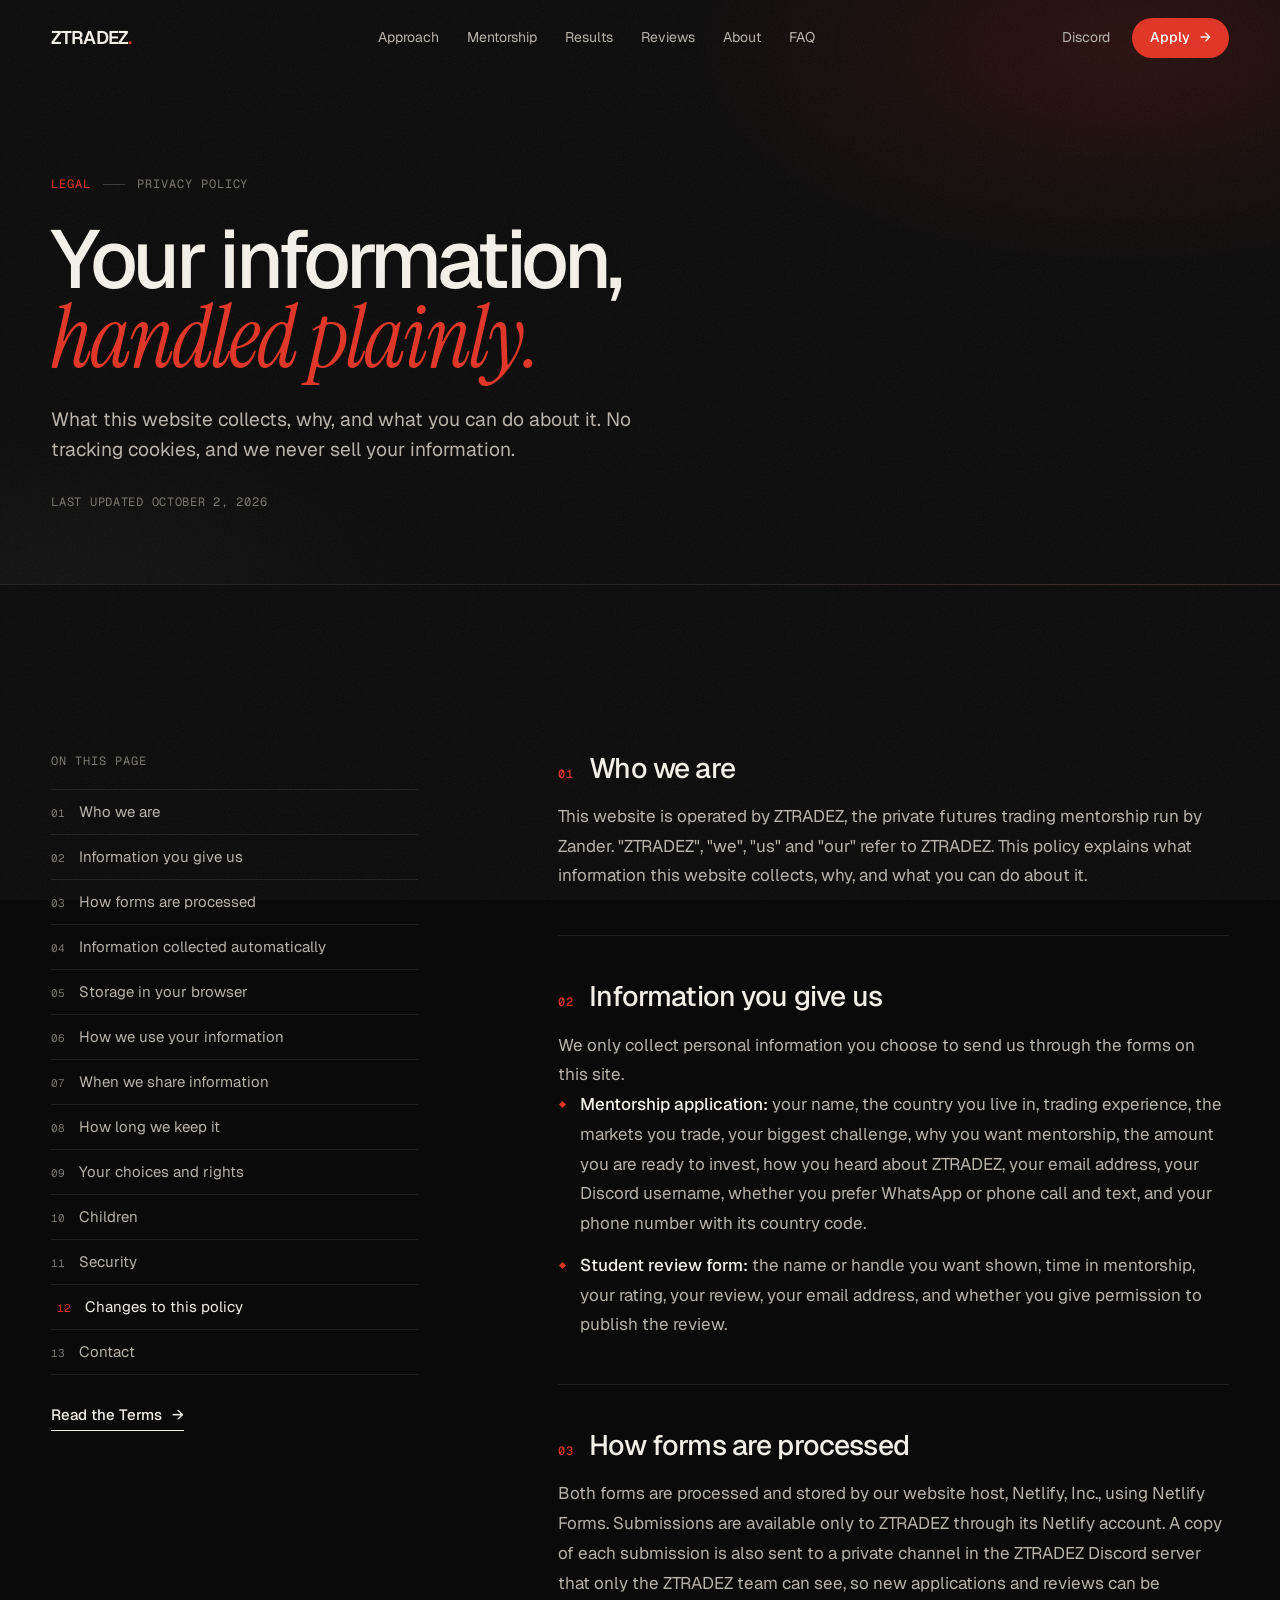
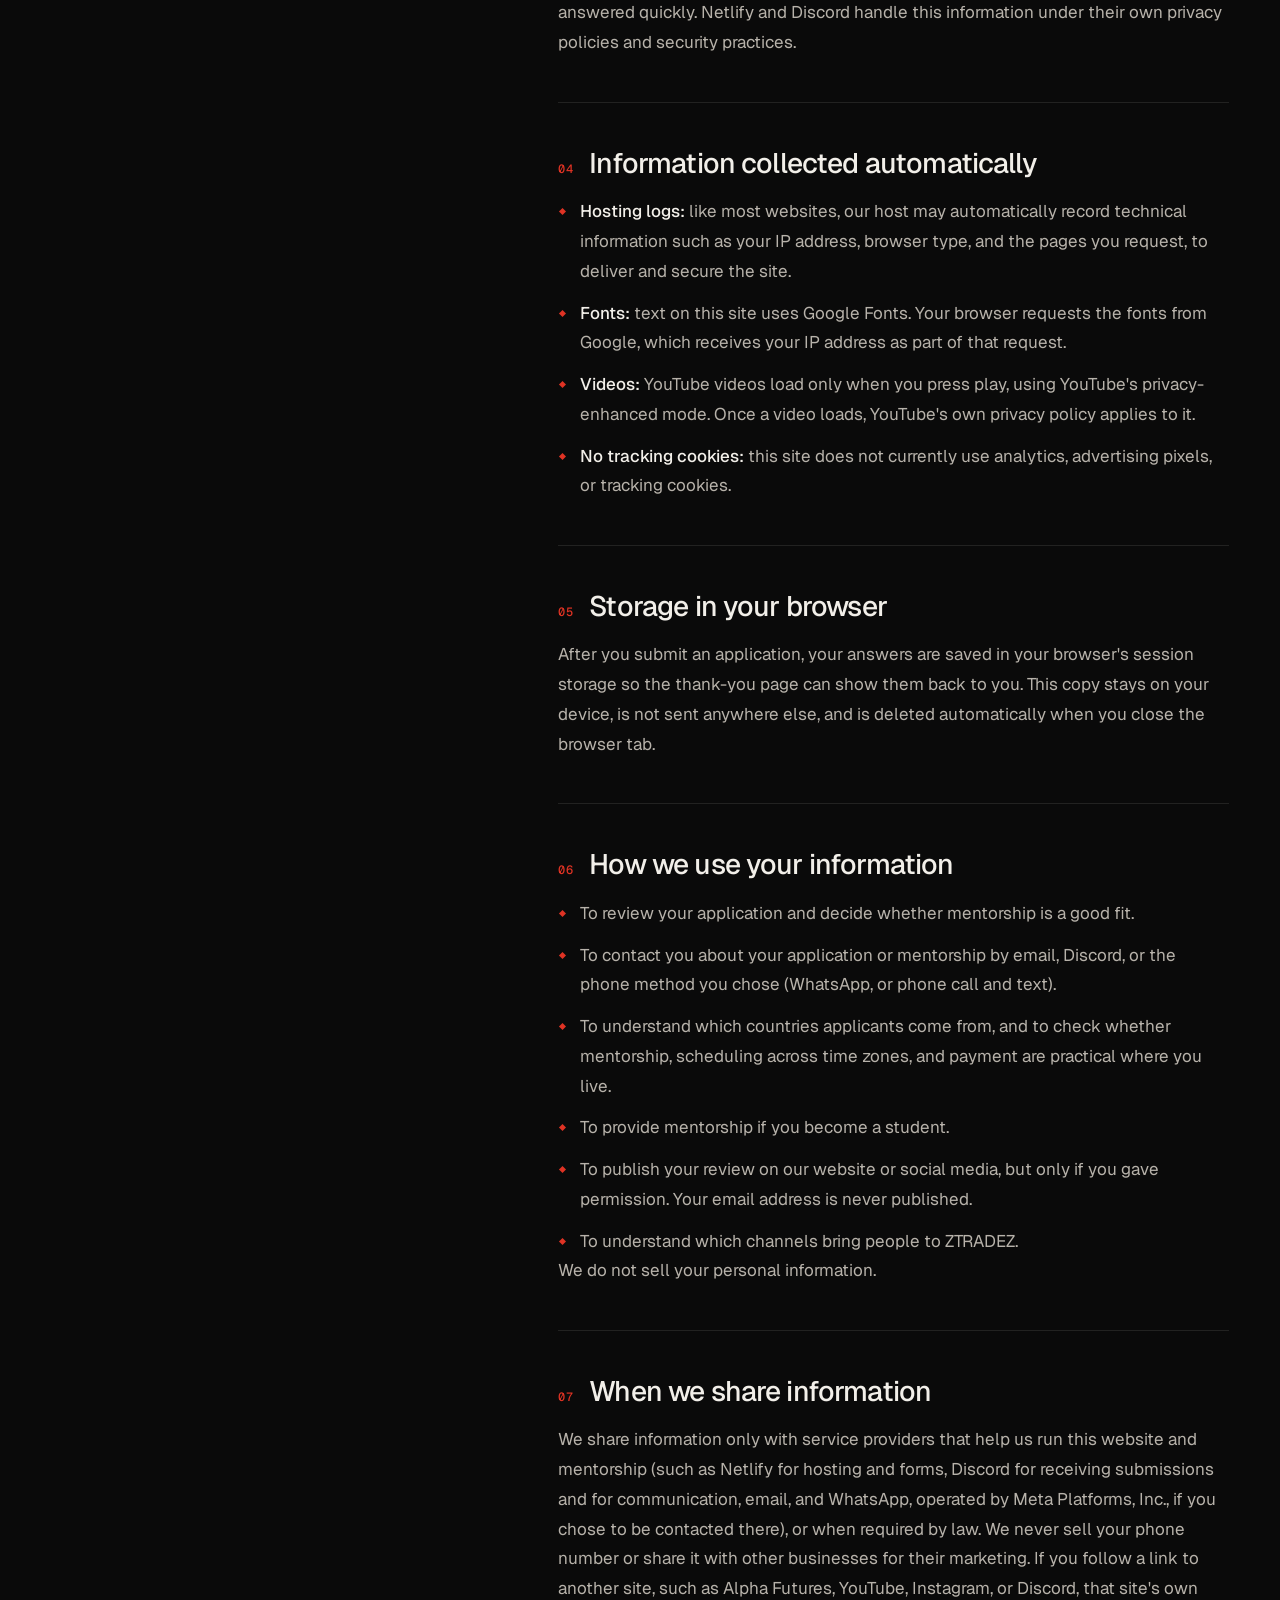
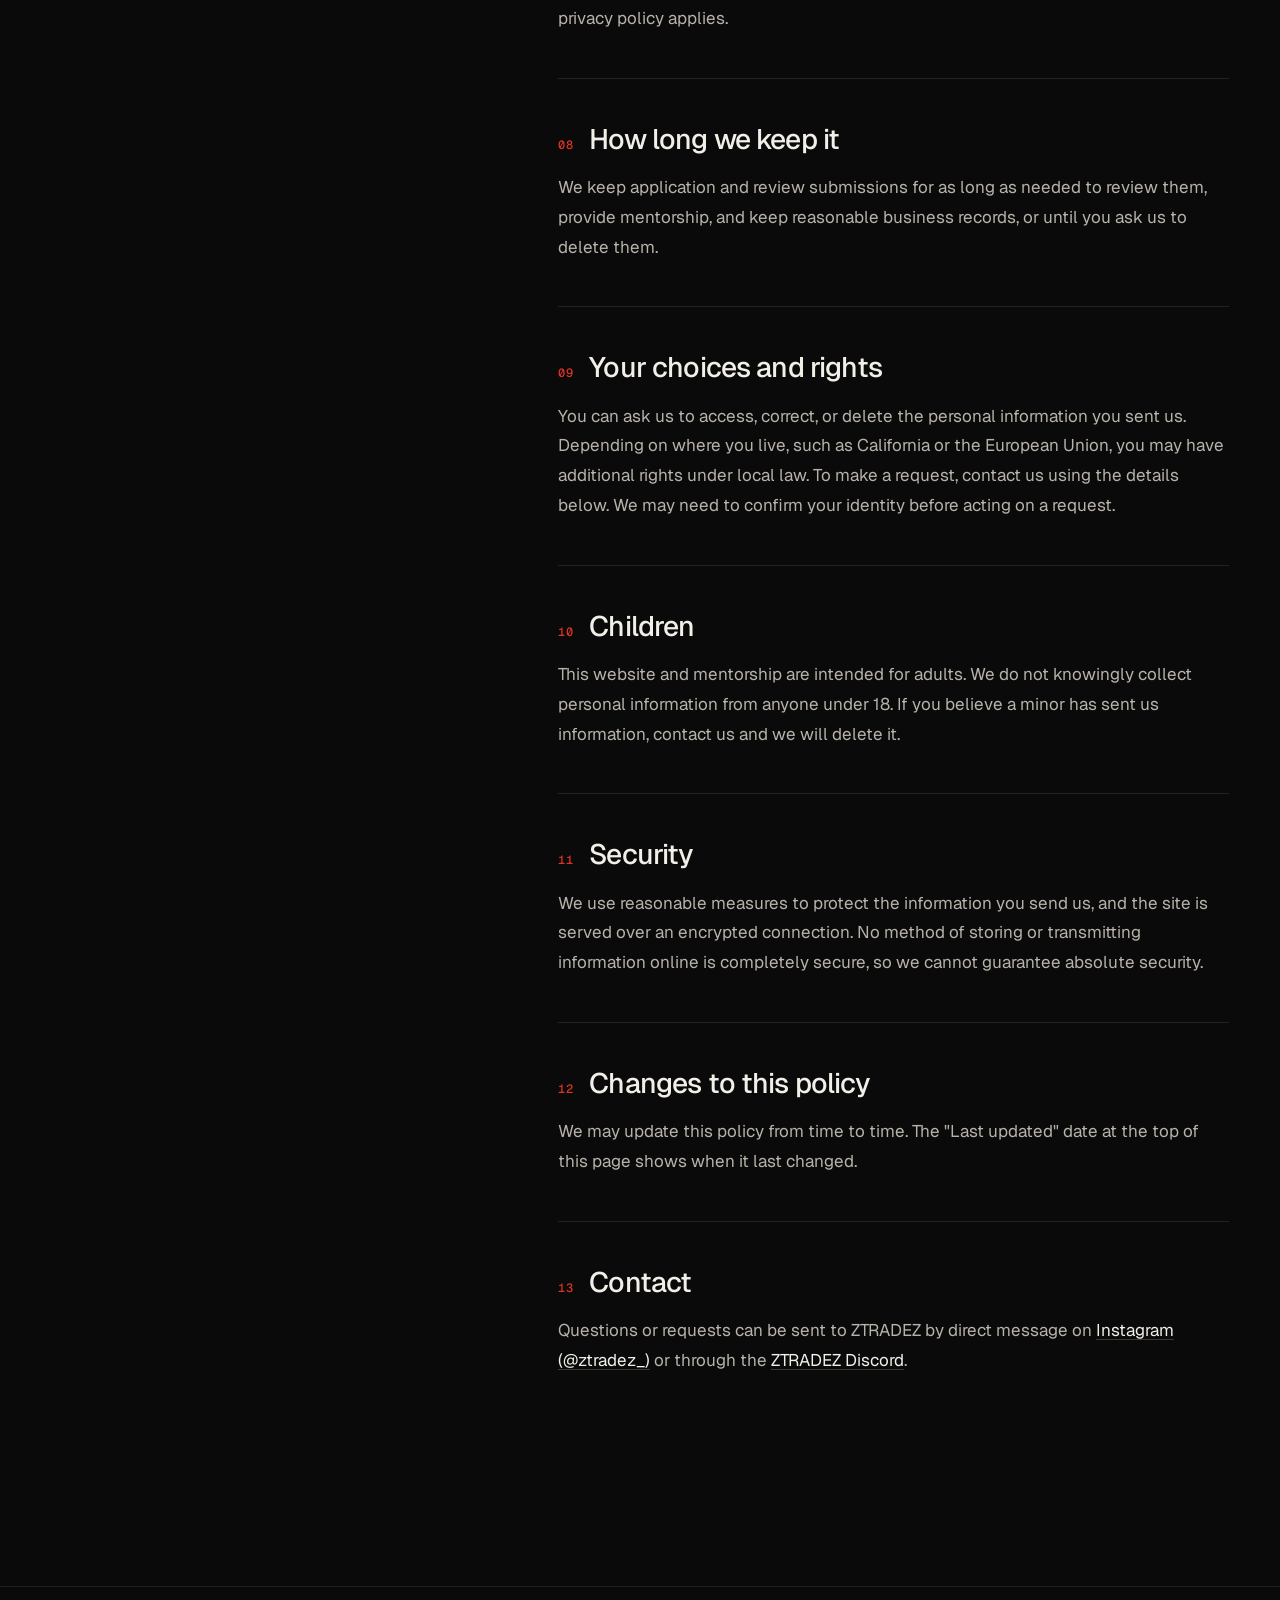
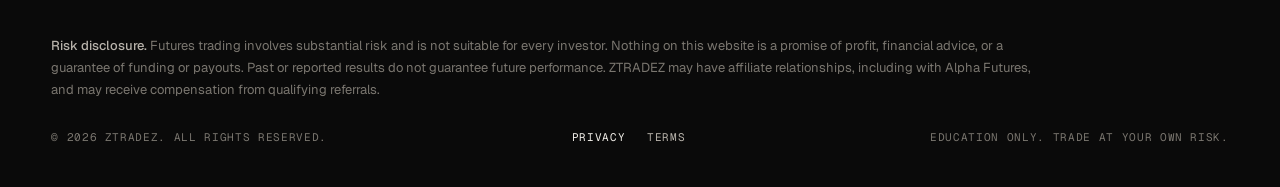
<file: privacy.html>
<!DOCTYPE html>
<html lang="en">
<head>
  <meta charset="UTF-8" />
  <meta name="viewport" content="width=device-width, initial-scale=1.0, viewport-fit=cover" />
  <title>Privacy Policy — ZTRADEZ</title>
  <meta name="description" content="How the ZTRADEZ website collects, uses, and protects your information." />
  <meta name="theme-color" content="#0a0a0a" />
  <link rel="icon" href="favicon.svg" type="image/svg+xml" />
  <link rel="preconnect" href="https://fonts.googleapis.com" />
  <link rel="preconnect" href="https://fonts.gstatic.com" crossorigin />
  <link href="https://fonts.googleapis.com/css2?family=Geist:wght@300..700&family=Geist+Mono:wght@400;500&family=Instrument+Serif:ital@0;1&display=swap" rel="stylesheet" />
  <link rel="stylesheet" href="styles.css" />
  <script>document.documentElement.classList.add('js')</script>
</head>
<body class="subpage">
  <a class="skip-link" href="#main">Skip to content</a>
  <div class="scroll-progress" aria-hidden="true"><span id="scrollProgress"></span></div>

  <header class="site-header" id="siteHeader">
    <div class="shell header-inner">
      <a class="brand" href="./" aria-label="ZTRADEZ home">ZTRADEZ<span>.</span></a>
      <nav class="nav" aria-label="Primary">
        <a href="./#approach">Approach</a>
        <a href="./#mentorship">Mentorship</a>
        <a href="./#results">Results</a>
        <a href="reviews.html">Reviews</a>
        <a href="./#about">About</a>
        <a href="./#faq">FAQ</a>
      </nav>
      <div class="header-actions">
        <a class="header-link" href="https://discord.com/invite/qkc7znma6t" target="_blank" rel="noopener noreferrer">Discord</a>
        <a class="btn btn-primary btn-sm" href="./#apply">Apply <span class="btn-arrow" aria-hidden="true">→</span></a>
        <button class="menu-toggle" type="button" aria-expanded="false" aria-controls="mobileMenu" aria-label="Open menu"><span></span><span></span></button>
      </div>
    </div>
  </header>

  <div class="mobile-menu" id="mobileMenu" hidden>
    <nav class="shell mobile-menu-inner" aria-label="Mobile">
      <a href="./#approach"><span>01</span>Approach</a>
      <a href="./#mentorship"><span>02</span>Mentorship</a>
      <a href="./#results"><span>03</span>Results</a>
      <a href="reviews.html"><span>04</span>Reviews</a>
      <a href="./#about"><span>05</span>About</a>
      <a href="./#faq"><span>06</span>FAQ</a>
      <div class="mobile-menu-foot">
        <a class="btn btn-primary" href="./#apply">Apply for mentorship <span class="btn-arrow" aria-hidden="true">→</span></a>
        <div class="mobile-menu-social">
          <a href="https://www.instagram.com/ztradez_/" target="_blank" rel="noopener noreferrer">Instagram</a>
          <a href="https://www.youtube.com/@zandertradez" target="_blank" rel="noopener noreferrer">YouTube</a>
          <a href="https://discord.com/invite/qkc7znma6t" target="_blank" rel="noopener noreferrer">Discord</a>
        </div>
      </div>
    </nav>
  </div>

  <main id="main">
    <section class="page-hero legal-hero">
      <div class="shell">
        <p class="kicker hero-in" style="--d:0"><span class="idx">Legal</span>Privacy Policy</p>
        <h1 class="page-title hero-in" style="--d:1">Your information, <em>handled plainly.</em></h1>
        <p class="page-lede hero-in" style="--d:2">What this website collects, why, and what you can do about it. No tracking cookies, and we never sell your information.</p>
        <p class="legal-updated hero-in" style="--d:3">Last updated October 2, 2026</p>
      </div>
    </section>

    <section class="section legal">
      <div class="shell legal-grid">
        <nav class="legal-toc" aria-label="On this page">
          <p class="kicker">On this page</p>
          <ol>
            <li><a href="#who-we-are"><span>01</span>Who we are</a></li>
            <li><a href="#information-you-give-us"><span>02</span>Information you give us</a></li>
            <li><a href="#how-forms-are-processed"><span>03</span>How forms are processed</a></li>
            <li><a href="#information-collected-automatically"><span>04</span>Information collected automatically</a></li>
            <li><a href="#storage-in-your-browser"><span>05</span>Storage in your browser</a></li>
            <li><a href="#how-we-use-your-information"><span>06</span>How we use your information</a></li>
            <li><a href="#when-we-share-information"><span>07</span>When we share information</a></li>
            <li><a href="#how-long-we-keep-it"><span>08</span>How long we keep it</a></li>
            <li><a href="#your-choices-and-rights"><span>09</span>Your choices and rights</a></li>
            <li><a href="#children"><span>10</span>Children</a></li>
            <li><a href="#security"><span>11</span>Security</a></li>
            <li><a href="#changes-to-this-policy"><span>12</span>Changes to this policy</a></li>
            <li><a href="#contact"><span>13</span>Contact</a></li>
          </ol>
          <a class="link-arrow" href="terms.html">Read the Terms <span aria-hidden="true">→</span></a>
        </nav>
        <article class="legal-body">
          <section class="legal-section" id="who-we-are">
            <h2><span>01</span>Who we are</h2>
            <p>This website is operated by ZTRADEZ, the private futures trading mentorship run by Zander. "ZTRADEZ", "we", "us" and "our" refer to ZTRADEZ. This policy explains what information this website collects, why, and what you can do about it.</p>
          </section>
          <section class="legal-section" id="information-you-give-us">
            <h2><span>02</span>Information you give us</h2>
            <p>We only collect personal information you choose to send us through the forms on this site.</p>
            <ul>
              <li><strong>Mentorship application:</strong> your name, the country you live in, trading experience, the markets you trade, your biggest challenge, why you want mentorship, the amount you are ready to invest, how you heard about ZTRADEZ, your email address, your Discord username, whether you prefer WhatsApp or phone call and text, and your phone number with its country code.</li>
              <li><strong>Student review form:</strong> the name or handle you want shown, time in mentorship, your rating, your review, your email address, and whether you give permission to publish the review.</li>
            </ul>
          </section>
          <section class="legal-section" id="how-forms-are-processed">
            <h2><span>03</span>How forms are processed</h2>
            <p>Both forms are processed and stored by our website host, Netlify, Inc., using Netlify Forms. Submissions are available only to ZTRADEZ through its Netlify account. A copy of each submission is also sent to a private channel in the ZTRADEZ Discord server that only the ZTRADEZ team can see, so new applications and reviews can be answered quickly. Netlify and Discord handle this information under their own privacy policies and security practices.</p>
          </section>
          <section class="legal-section" id="information-collected-automatically">
            <h2><span>04</span>Information collected automatically</h2>
            <ul>
              <li><strong>Hosting logs:</strong> like most websites, our host may automatically record technical information such as your IP address, browser type, and the pages you request, to deliver and secure the site.</li>
              <li><strong>Fonts:</strong> text on this site uses Google Fonts. Your browser requests the fonts from Google, which receives your IP address as part of that request.</li>
              <li><strong>Videos:</strong> YouTube videos load only when you press play, using YouTube's privacy-enhanced mode. Once a video loads, YouTube's own privacy policy applies to it.</li>
              <li><strong>No tracking cookies:</strong> this site does not currently use analytics, advertising pixels, or tracking cookies.</li>
            </ul>
          </section>
          <section class="legal-section" id="storage-in-your-browser">
            <h2><span>05</span>Storage in your browser</h2>
            <p>After you submit an application, your answers are saved in your browser's session storage so the thank-you page can show them back to you. This copy stays on your device, is not sent anywhere else, and is deleted automatically when you close the browser tab.</p>
          </section>
          <section class="legal-section" id="how-we-use-your-information">
            <h2><span>06</span>How we use your information</h2>
            <ul>
              <li>To review your application and decide whether mentorship is a good fit.</li>
              <li>To contact you about your application or mentorship by email, Discord, or the phone method you chose (WhatsApp, or phone call and text).</li>
              <li>To understand which countries applicants come from, and to check whether mentorship, scheduling across time zones, and payment are practical where you live.</li>
              <li>To provide mentorship if you become a student.</li>
              <li>To publish your review on our website or social media, but only if you gave permission. Your email address is never published.</li>
              <li>To understand which channels bring people to ZTRADEZ.</li>
            </ul>
            <p>We do not sell your personal information.</p>
          </section>
          <section class="legal-section" id="when-we-share-information">
            <h2><span>07</span>When we share information</h2>
            <p>We share information only with service providers that help us run this website and mentorship (such as Netlify for hosting and forms, Discord for receiving submissions and for communication, email, and WhatsApp, operated by Meta Platforms, Inc., if you chose to be contacted there), or when required by law. We never sell your phone number or share it with other businesses for their marketing. If you follow a link to another site, such as Alpha Futures, YouTube, Instagram, or Discord, that site's own privacy policy applies.</p>
          </section>
          <section class="legal-section" id="how-long-we-keep-it">
            <h2><span>08</span>How long we keep it</h2>
            <p>We keep application and review submissions for as long as needed to review them, provide mentorship, and keep reasonable business records, or until you ask us to delete them.</p>
          </section>
          <section class="legal-section" id="your-choices-and-rights">
            <h2><span>09</span>Your choices and rights</h2>
            <p>You can ask us to access, correct, or delete the personal information you sent us. Depending on where you live, such as California or the European Union, you may have additional rights under local law. To make a request, contact us using the details below. We may need to confirm your identity before acting on a request.</p>
          </section>
          <section class="legal-section" id="children">
            <h2><span>10</span>Children</h2>
            <p>This website and mentorship are intended for adults. We do not knowingly collect personal information from anyone under 18. If you believe a minor has sent us information, contact us and we will delete it.</p>
          </section>
          <section class="legal-section" id="security">
            <h2><span>11</span>Security</h2>
            <p>We use reasonable measures to protect the information you send us, and the site is served over an encrypted connection. No method of storing or transmitting information online is completely secure, so we cannot guarantee absolute security.</p>
          </section>
          <section class="legal-section" id="changes-to-this-policy">
            <h2><span>12</span>Changes to this policy</h2>
            <p>We may update this policy from time to time. The "Last updated" date at the top of this page shows when it last changed.</p>
          </section>
          <section class="legal-section" id="contact">
            <h2><span>13</span>Contact</h2>
            <p>Questions or requests can be sent to ZTRADEZ by direct message on <a href="https://www.instagram.com/ztradez_/" target="_blank" rel="noopener noreferrer">Instagram (@ztradez_)</a> or through the <a href="https://discord.com/invite/qkc7znma6t" target="_blank" rel="noopener noreferrer">ZTRADEZ Discord</a>.</p>
          </section>
        </article>
      </div>
    </section>
  </main>

  <footer class="site-footer site-footer-compact">
    <div class="shell">
      <p class="risk"><strong>Risk disclosure.</strong> Futures trading involves substantial risk and is not suitable for every investor. Nothing on this website is a promise of profit, financial advice, or a guarantee of funding or payouts. Past or reported results do not guarantee future performance. ZTRADEZ may have affiliate relationships, including with Alpha Futures, and may receive compensation from qualifying referrals.</p>
      <div class="footer-bottom"><span>© <span id="year">2026</span> ZTRADEZ. All rights reserved.</span><nav class="legal-links" aria-label="Legal"><a href="privacy.html" aria-current="page">Privacy</a><a href="terms.html">Terms</a></nav><span>Education only. Trade at your own risk.</span></div>
    </div>
  </footer>

  <script src="script.js"></script>
</body>
</html>
</file>
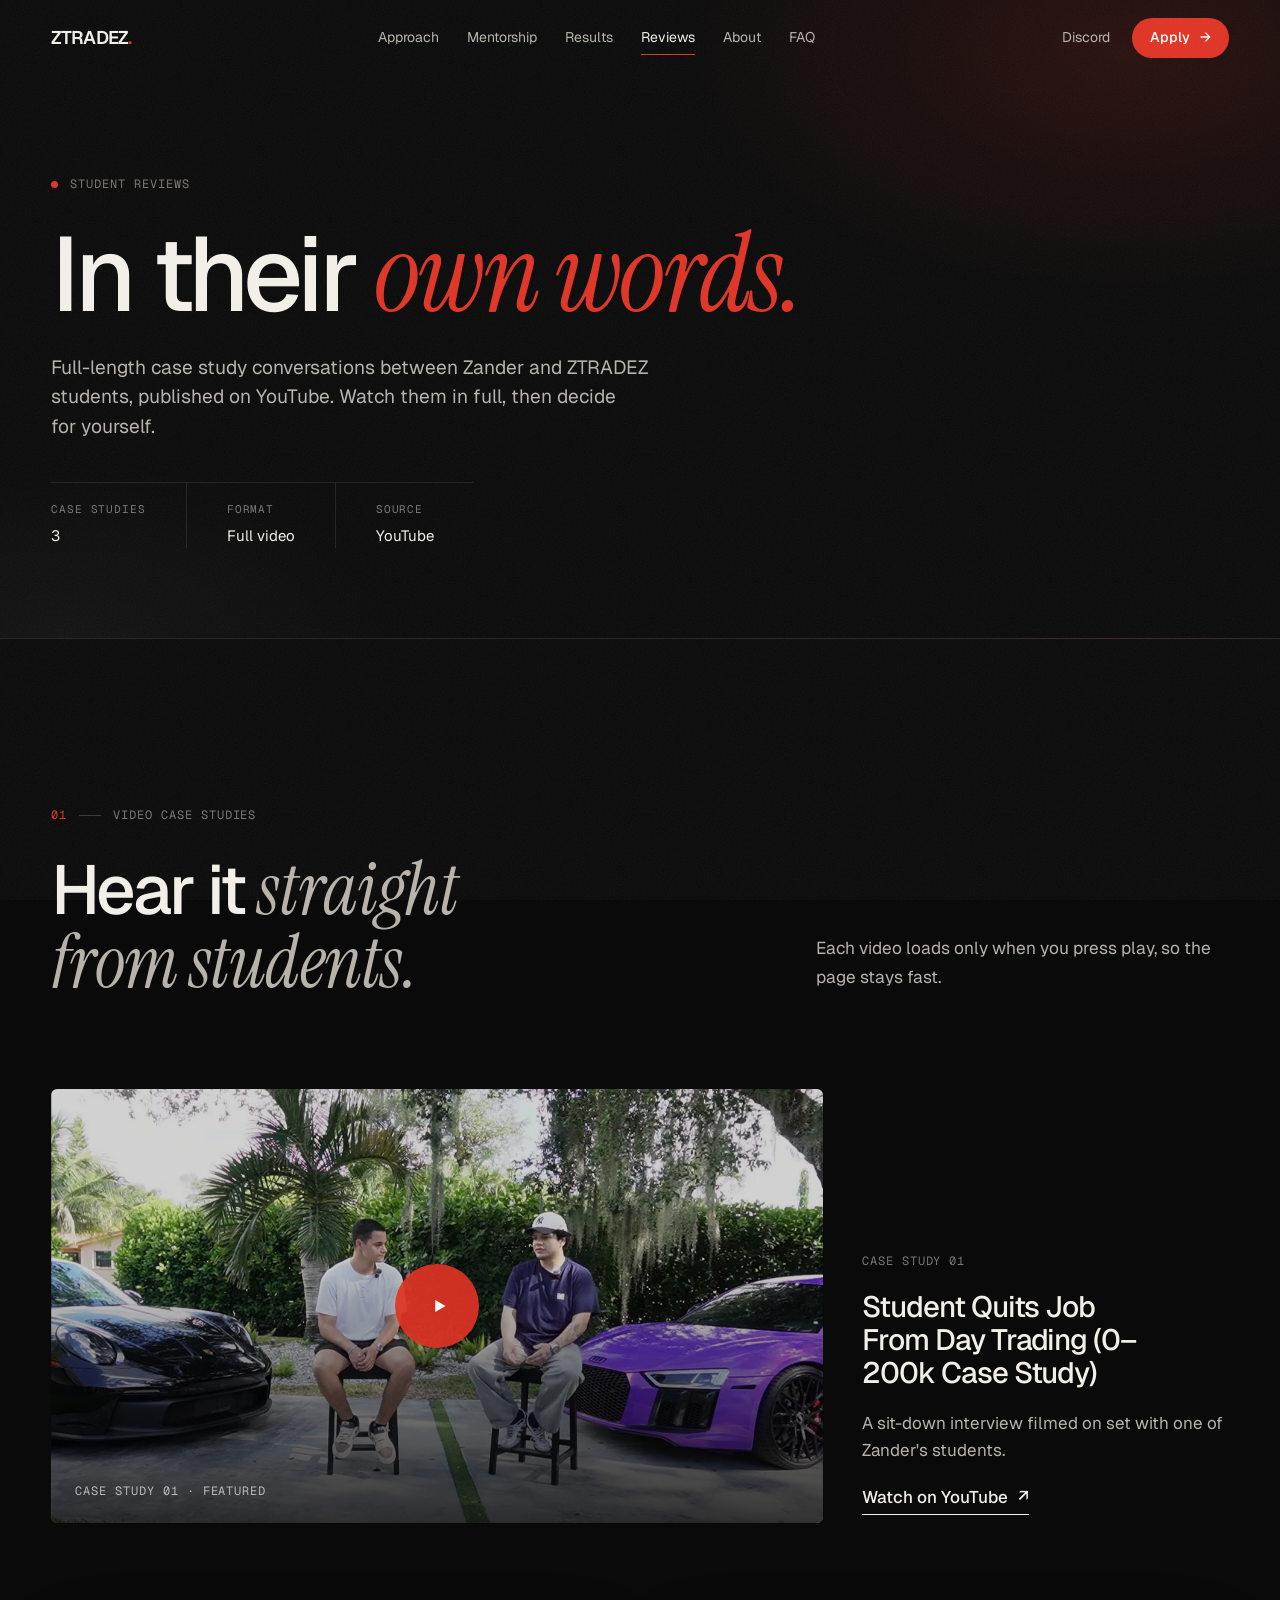
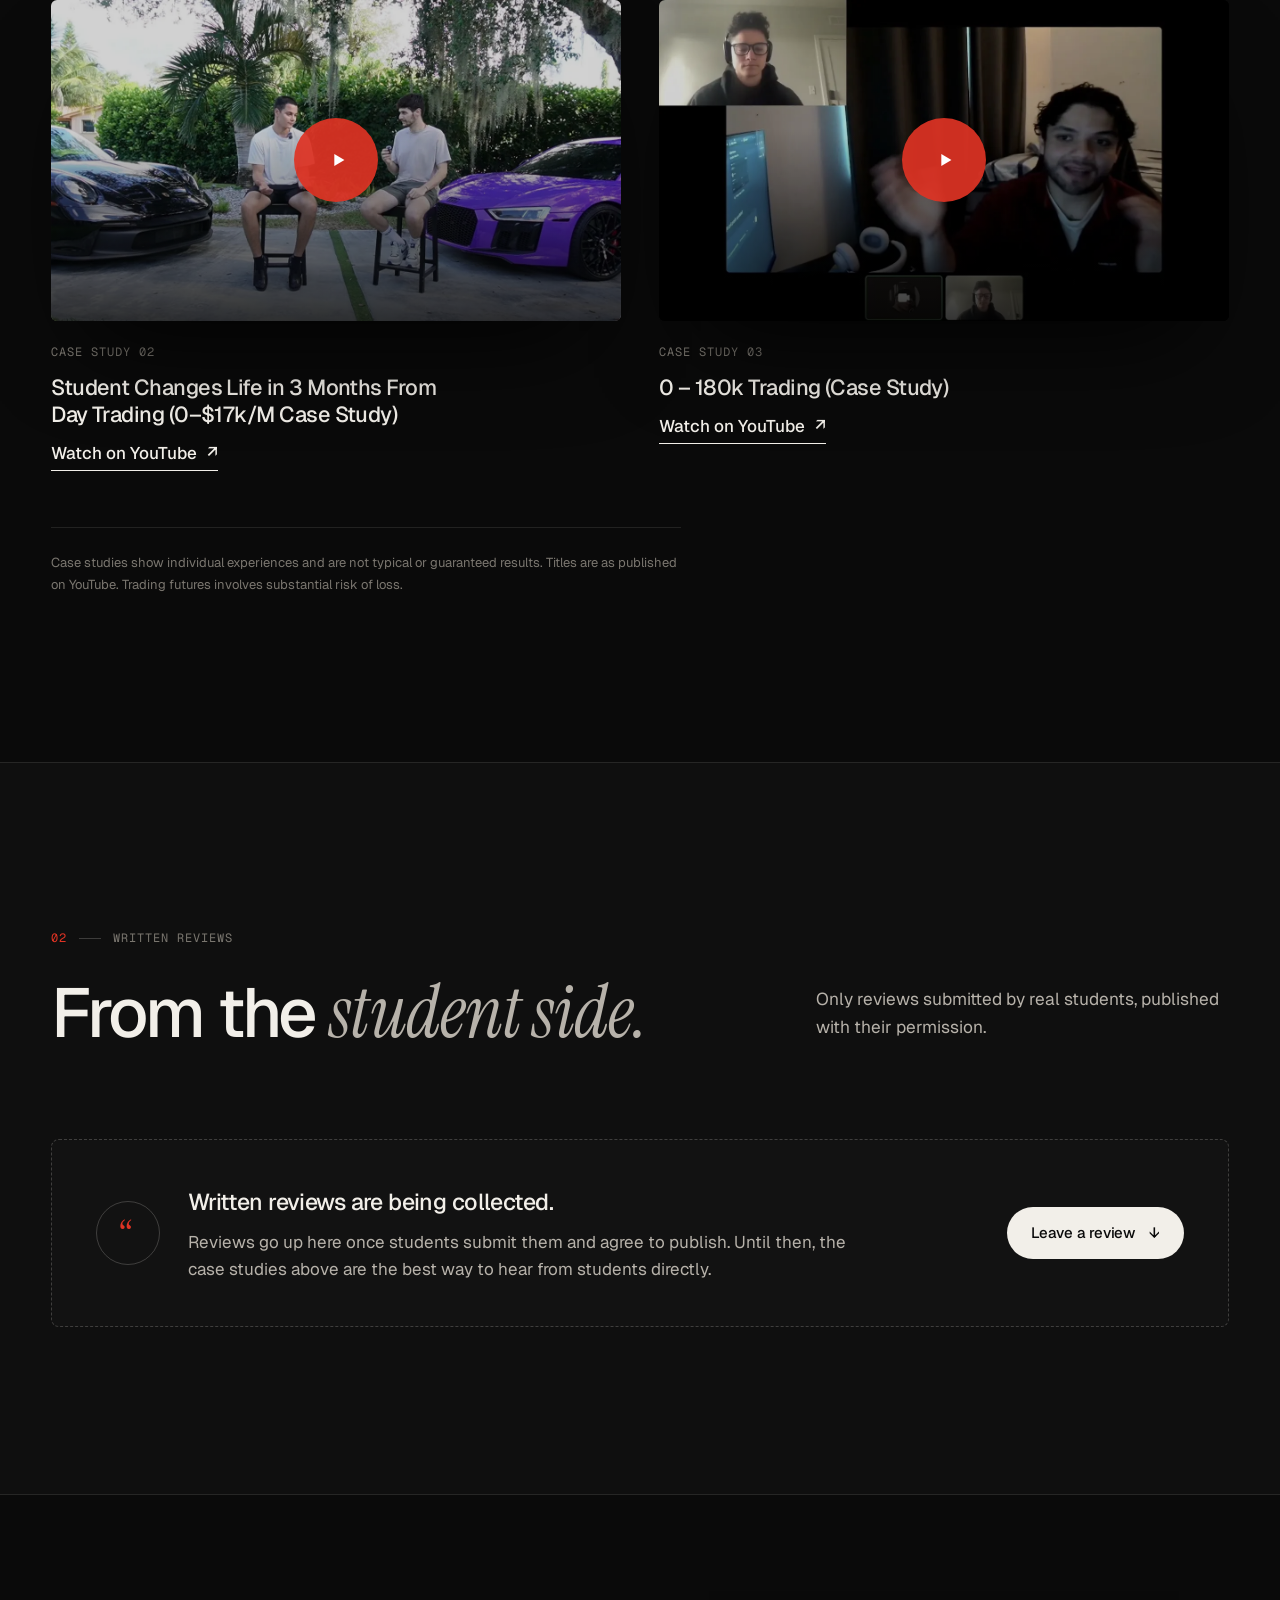
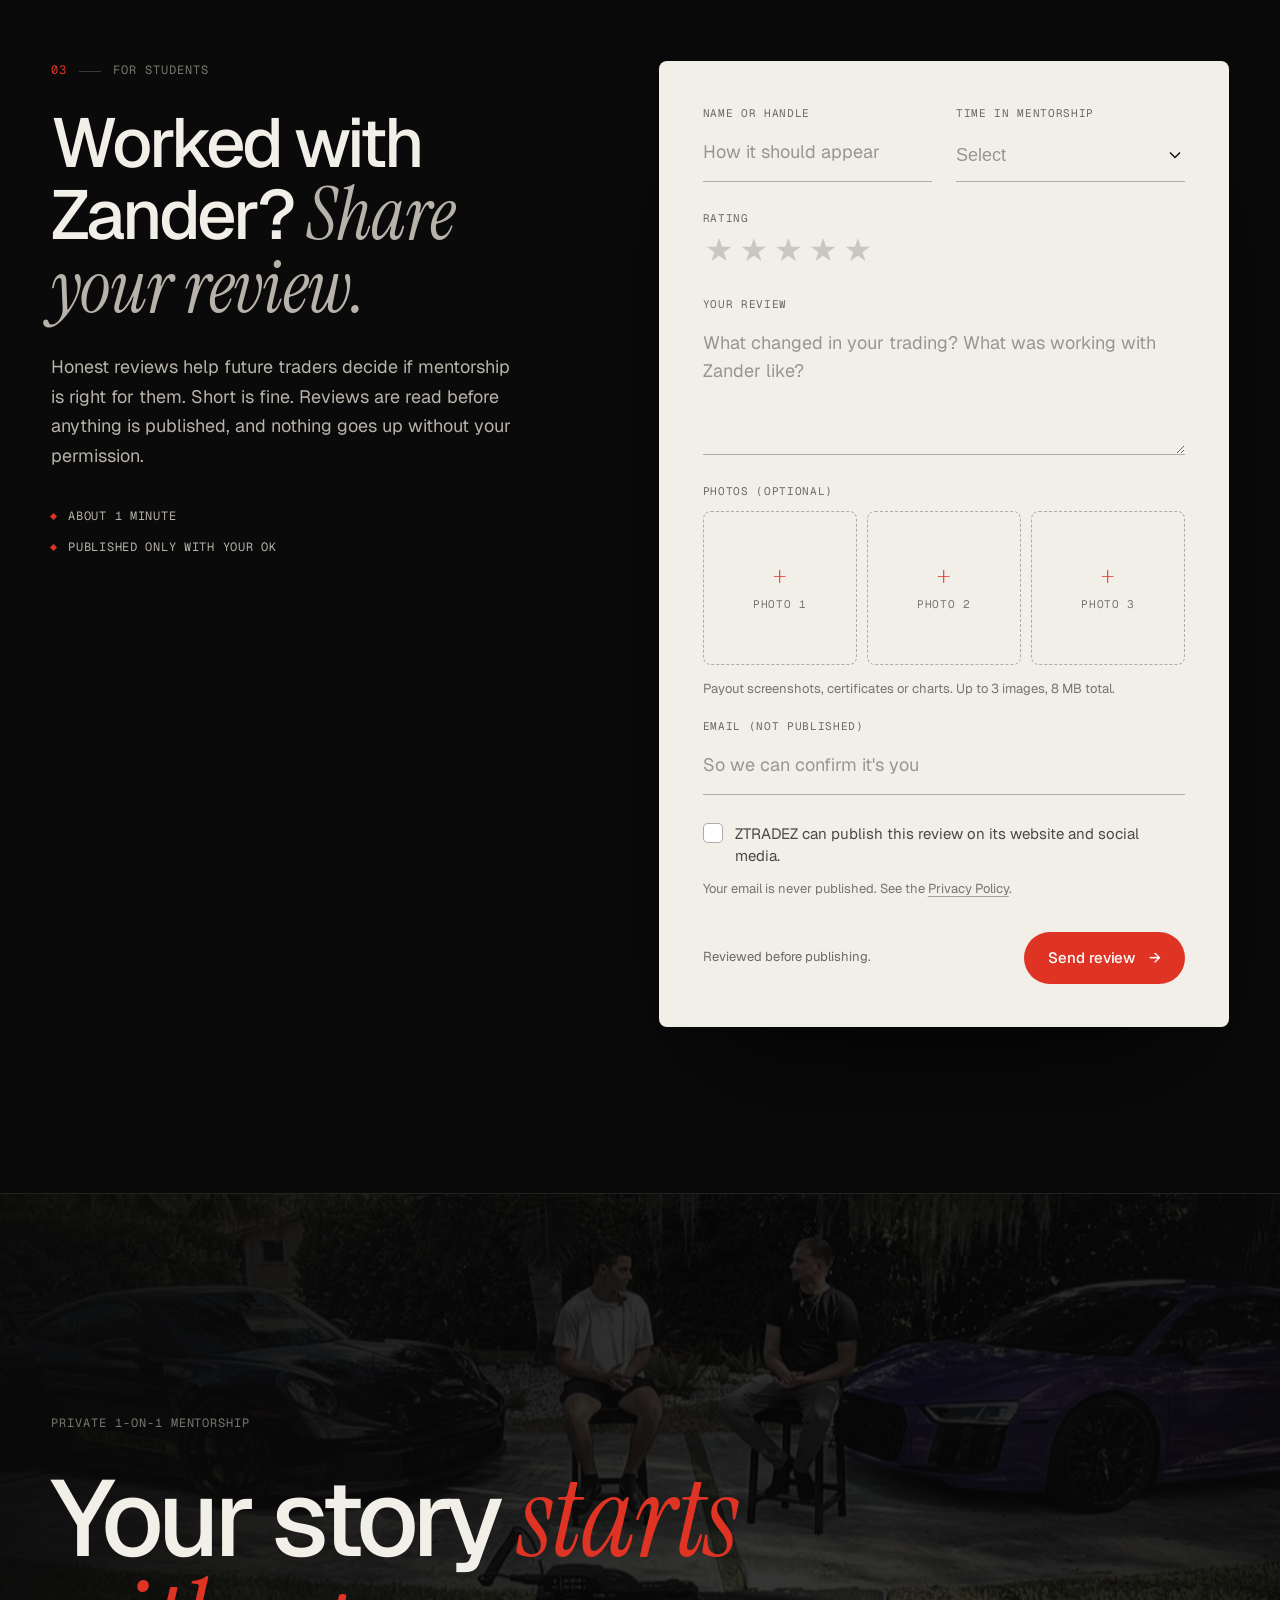
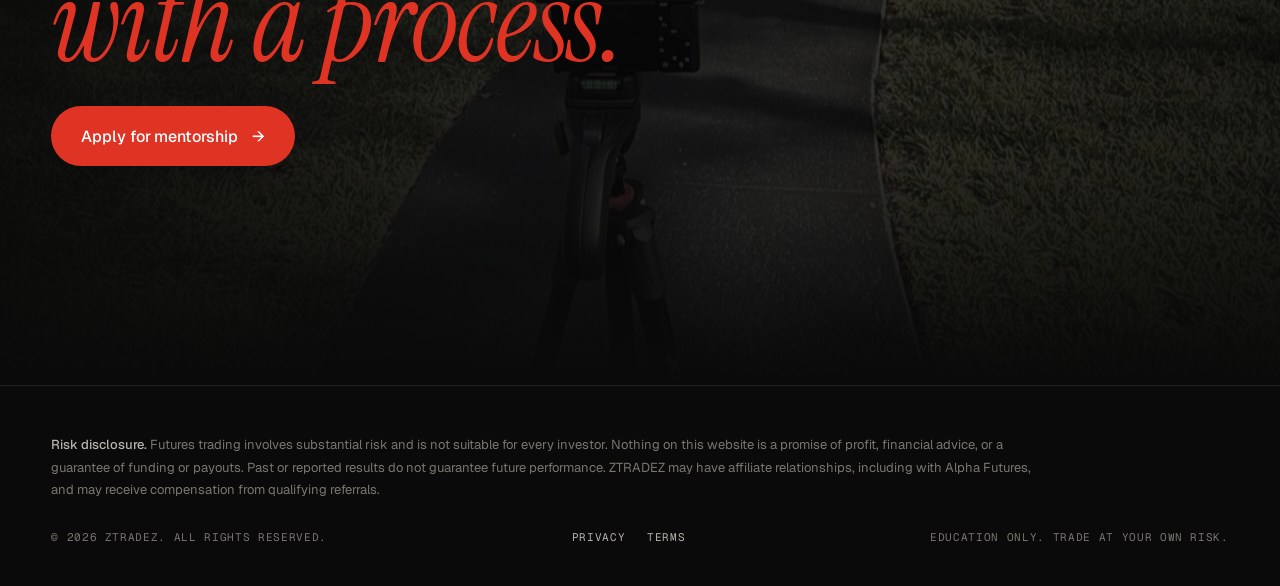
<file: reviews.html>
<!DOCTYPE html>
<html lang="en">
<head>
  <meta charset="UTF-8" />
  <meta name="viewport" content="width=device-width, initial-scale=1.0, viewport-fit=cover" />
  <title>Student Reviews — ZTRADEZ</title>
  <meta name="description" content="Student case studies and reviews from ZTRADEZ private 1-on-1 futures mentorship." />
  <meta name="theme-color" content="#0a0a0a" />
  <meta property="og:type" content="website" />
  <meta property="og:title" content="Student Reviews — ZTRADEZ" />
  <meta property="og:description" content="Full-length case study interviews with ZTRADEZ students." />
  <meta property="og:image" content="assets/og-image.jpg" />
  <meta name="twitter:card" content="summary_large_image" />
  <link rel="icon" href="favicon.svg" type="image/svg+xml" />
  <link rel="preconnect" href="https://fonts.googleapis.com" />
  <link rel="preconnect" href="https://fonts.gstatic.com" crossorigin />
  <link href="https://fonts.googleapis.com/css2?family=Geist:wght@300..700&family=Geist+Mono:wght@400;500&family=Instrument+Serif:ital@0;1&display=swap" rel="stylesheet" />
  <link rel="stylesheet" href="styles.css" />
  <script>document.documentElement.classList.add('js')</script>
</head>
<body class="subpage">
  <a class="skip-link" href="#main">Skip to content</a>
  <div class="scroll-progress" aria-hidden="true"><span id="scrollProgress"></span></div>

  <header class="site-header" id="siteHeader">
    <div class="shell header-inner">
      <a class="brand" href="./" aria-label="ZTRADEZ home">ZTRADEZ<span>.</span></a>
      <nav class="nav" aria-label="Primary">
        <a href="./#approach">Approach</a>
        <a href="./#mentorship">Mentorship</a>
        <a href="./#results">Results</a>
        <a class="active" href="reviews.html" aria-current="page">Reviews</a>
        <a href="./#about">About</a>
        <a href="./#faq">FAQ</a>
      </nav>
      <div class="header-actions">
        <a class="header-link" href="https://discord.com/invite/qkc7znma6t" target="_blank" rel="noopener noreferrer">Discord</a>
        <a class="btn btn-primary btn-sm" href="./#apply">Apply <span class="btn-arrow" aria-hidden="true">→</span></a>
        <button class="menu-toggle" type="button" aria-expanded="false" aria-controls="mobileMenu" aria-label="Open menu"><span></span><span></span></button>
      </div>
    </div>
  </header>

  <div class="mobile-menu" id="mobileMenu" hidden>
    <nav class="shell mobile-menu-inner" aria-label="Mobile">
      <a href="./#approach"><span>01</span>Approach</a>
      <a href="./#mentorship"><span>02</span>Mentorship</a>
      <a href="./#results"><span>03</span>Results</a>
      <a href="reviews.html" aria-current="page"><span>04</span>Reviews</a>
      <a href="./#about"><span>05</span>About</a>
      <a href="./#faq"><span>06</span>FAQ</a>
      <div class="mobile-menu-foot">
        <a class="btn btn-primary" href="./#apply">Apply for mentorship <span class="btn-arrow" aria-hidden="true">→</span></a>
        <div class="mobile-menu-social">
          <a href="https://www.instagram.com/ztradez_/" target="_blank" rel="noopener noreferrer">Instagram</a>
          <a href="https://www.youtube.com/@zandertradez" target="_blank" rel="noopener noreferrer">YouTube</a>
          <a href="https://discord.com/invite/qkc7znma6t" target="_blank" rel="noopener noreferrer">Discord</a>
        </div>
      </div>
    </nav>
  </div>

  <main id="main">
    <section class="page-hero">
      <div class="shell">
        <p class="kicker hero-in" style="--d:0"><span class="live-dot" aria-hidden="true"></span>Student reviews</p>
        <h1 class="page-title hero-in" style="--d:1">In their <em>own words.</em></h1>
        <p class="page-lede hero-in" style="--d:2">Full-length case study conversations between Zander and ZTRADEZ students, published on YouTube. Watch them in full, then decide for yourself.</p>
        <dl class="hero-meta hero-in" style="--d:3">
          <div><dt>Case studies</dt><dd>3</dd></div>
          <div><dt>Format</dt><dd>Full video</dd></div>
          <div><dt>Source</dt><dd>YouTube</dd></div>
        </dl>
      </div>
    </section>

    <!-- Case studies -->
    <section class="section cases" id="case-studies">
      <div class="shell">
        <header class="sec-head sec-head-split">
          <div>
            <p class="kicker reveal"><span class="idx">01</span>Video case studies</p>
            <h2 class="reveal">Hear it <em>straight from students.</em></h2>
          </div>
          <p class="sec-intro reveal">Each video loads only when you press play, so the page stays fast.</p>
        </header>

        <div class="case-feature">
          <div class="video reveal reveal-img">
            <button class="video-facade" type="button" data-video="iGrLc4omf30" aria-label="Play: Student Quits Job From Day Trading (0–200k Case Study)">
              <img src="assets/photos/case-study-quits-job.webp" width="1280" height="720" loading="lazy" decoding="async" alt="" />
              <span class="video-play" aria-hidden="true"><svg viewBox="0 0 24 24" width="22" height="22"><path d="M8 5.5v13l11-6.5z" fill="currentColor"/></svg></span>
              <span class="video-meta"><span class="kicker">Case study 01 · Featured</span></span>
            </button>
          </div>
          <div class="case-feature-copy">
            <p class="kicker reveal">Case study 01</p>
            <h3 class="reveal">Student Quits Job From Day Trading (0–200k Case Study)</h3>
            <p class="reveal">A sit-down interview filmed on set with one of Zander's students.</p>
            <a class="link-arrow reveal" href="https://www.youtube.com/watch?v=iGrLc4omf30" target="_blank" rel="noopener noreferrer">Watch on YouTube <span aria-hidden="true">↗</span></a>
          </div>
        </div>

        <div class="case-grid" data-stagger>
          <article class="case-card reveal">
            <div class="video">
              <button class="video-facade" type="button" data-video="j1ycf_yPxDU" aria-label="Play: Student Changes Life in 3 Months From Day Trading (0–$17k/M Case Study)">
                <img src="assets/photos/case-study-3-months.webp" width="1280" height="720" loading="lazy" decoding="async" alt="" />
                <span class="video-play" aria-hidden="true"><svg viewBox="0 0 24 24" width="22" height="22"><path d="M8 5.5v13l11-6.5z" fill="currentColor"/></svg></span>
              </button>
            </div>
            <div class="case-meta">
              <p class="kicker">Case study 02</p>
              <h3>Student Changes Life in 3 Months From Day Trading (0–$17k/M Case Study)</h3>
              <a class="link-arrow" href="https://www.youtube.com/watch?v=j1ycf_yPxDU" target="_blank" rel="noopener noreferrer">Watch on YouTube <span aria-hidden="true">↗</span></a>
            </div>
          </article>
          <article class="case-card reveal">
            <div class="video">
              <button class="video-facade" type="button" data-video="45Yehszr4R4" aria-label="Play: 0 – 180k Trading (Case Study)">
                <img src="assets/photos/case-study-180k.webp" width="1280" height="720" loading="lazy" decoding="async" alt="" />
                <span class="video-play" aria-hidden="true"><svg viewBox="0 0 24 24" width="22" height="22"><path d="M8 5.5v13l11-6.5z" fill="currentColor"/></svg></span>
              </button>
            </div>
            <div class="case-meta">
              <p class="kicker">Case study 03</p>
              <h3>0 – 180k Trading (Case Study)</h3>
              <a class="link-arrow" href="https://www.youtube.com/watch?v=45Yehszr4R4" target="_blank" rel="noopener noreferrer">Watch on YouTube <span aria-hidden="true">↗</span></a>
            </div>
          </article>
        </div>

        <p class="fine case-disclosure reveal">Case studies show individual experiences and are not typical or guaranteed results. Titles are as published on YouTube. Trading futures involves substantial risk of loss.</p>
      </div>
    </section>

    <!-- Written reviews -->
    <section class="section written" id="written">
      <div class="shell">
        <header class="sec-head sec-head-split">
          <div>
            <p class="kicker reveal"><span class="idx">02</span>Written reviews</p>
            <h2 class="reveal">From the <em>student side.</em></h2>
          </div>
          <p class="sec-intro reveal">Only reviews submitted by real students, published with their permission.</p>
        </header>

        <div class="review-wall" id="reviewWall">
          <!--
            To publish a review, paste a copy of this block here and fill it in:

            <figure class="review-card reveal">
              <p class="review-stars" aria-label="5 out of 5 stars">★★★★★</p>
              <blockquote>What the student wrote, word for word.</blockquote>
              <figcaption><span class="review-avatar">JD</span><span><strong>First name or handle</strong><br>Mentored 3–6 months</span></figcaption>
            </figure>
          -->
        </div>

        <div class="review-empty reveal">
          <span class="review-empty-icon" aria-hidden="true">“</span>
          <div>
            <h3>Written reviews are being collected.</h3>
            <p>Reviews go up here once students submit them and agree to publish. Until then, the case studies above are the best way to hear from students directly.</p>
          </div>
          <a class="btn btn-light" href="#share">Leave a review <span class="btn-arrow" aria-hidden="true">↓</span></a>
        </div>
      </div>
    </section>

    <!-- Share a review -->
    <section class="section share" id="share">
      <div class="shell share-grid">
        <div class="share-copy">
          <p class="kicker reveal"><span class="idx">03</span>For students</p>
          <h2 class="reveal">Worked with Zander? <em>Share your review.</em></h2>
          <p class="reveal">Honest reviews help future traders decide if mentorship is right for them. Short is fine. Reviews are read before anything is published, and nothing goes up without your permission.</p>
          <ul class="apply-notes reveal">
            <li>About 1 minute</li>
            <li>Published only with your OK</li>
          </ul>
        </div>

        <form class="paper review-form reveal" id="reviewForm" name="student-review" method="POST" enctype="multipart/form-data" data-netlify="true" netlify-honeypot="bot-field" novalidate>
          <input type="hidden" name="form-name" value="student-review" />
          <p class="visually-hidden"><label>Don't fill this out: <input name="bot-field" tabindex="-1" autocomplete="off" /></label></p>

          <div class="review-form-body">
            <div class="field-row">
              <label class="field"><span class="field-label">Name or handle</span><input name="name" type="text" autocomplete="name" placeholder="How it should appear" required /></label>
              <label class="field"><span class="field-label">Time in mentorship</span>
                <select name="duration" required>
                  <option value="" disabled selected>Select</option>
                  <option>Under 1 month</option>
                  <option>1–3 months</option>
                  <option>3–6 months</option>
                  <option>6–12 months</option>
                  <option>Over a year</option>
                </select>
              </label>
            </div>

            <fieldset class="field">
              <legend class="field-label">Rating</legend>
              <div class="stars">
                <input type="radio" id="star5" name="rating" value="5" required /><label for="star5" aria-label="5 stars">★</label>
                <input type="radio" id="star4" name="rating" value="4" /><label for="star4" aria-label="4 stars">★</label>
                <input type="radio" id="star3" name="rating" value="3" /><label for="star3" aria-label="3 stars">★</label>
                <input type="radio" id="star2" name="rating" value="2" /><label for="star2" aria-label="2 stars">★</label>
                <input type="radio" id="star1" name="rating" value="1" /><label for="star1" aria-label="1 star">★</label>
              </div>
            </fieldset>

            <label class="field"><span class="field-label">Your review</span><textarea name="review" placeholder="What changed in your trading? What was working with Zander like?" required></textarea></label>
            <fieldset class="field photos">
              <legend class="field-label">Photos (optional)</legend>
              <div class="photo-tiles">
                <div class="photo-tile"><label><input type="file" name="photo1" accept="image/*" /><span class="photo-add"><b aria-hidden="true">+</b>Photo 1</span></label><button class="photo-clear" type="button" aria-label="Remove photo 1" hidden>×</button></div>
                <div class="photo-tile"><label><input type="file" name="photo2" accept="image/*" /><span class="photo-add"><b aria-hidden="true">+</b>Photo 2</span></label><button class="photo-clear" type="button" aria-label="Remove photo 2" hidden>×</button></div>
                <div class="photo-tile"><label><input type="file" name="photo3" accept="image/*" /><span class="photo-add"><b aria-hidden="true">+</b>Photo 3</span></label><button class="photo-clear" type="button" aria-label="Remove photo 3" hidden>×</button></div>
              </div>
              <p class="form-note">Payout screenshots, certificates or charts. Up to 3 images, 8 MB total.</p>
            </fieldset>

            <label class="field"><span class="field-label">Email (not published)</span><input name="email" type="email" autocomplete="email" placeholder="So we can confirm it's you" required /></label>

            <label class="check"><input type="checkbox" name="permission" value="yes" /><span>ZTRADEZ can publish this review on its website and social media.</span></label>
            <p class="form-note">Your email is never published. See the <a href="privacy.html">Privacy Policy</a>.</p>

            <p class="form-error" role="alert" hidden></p>
            <div class="form-buttons"><span class="form-disclaimer">Reviewed before publishing.</span><button class="btn btn-primary form-submit" type="submit">Send review <span class="btn-arrow" aria-hidden="true">→</span></button></div>
          </div>

          <div class="form-success" aria-live="polite">
            <div class="success-mark" aria-hidden="true"><svg viewBox="0 0 24 24" width="22" height="22"><path d="M5 12.5l4.2 4.2L19 7" fill="none" stroke="currentColor" stroke-width="2.2" stroke-linecap="round" stroke-linejoin="round"/></svg></div>
            <h3>Review sent.</h3>
            <p>Thank you for taking the time. It will be read before anything is published.</p>
            <a class="link-arrow" href="./">Back to ZTRADEZ <span aria-hidden="true">→</span></a>
          </div>
        </form>
      </div>
    </section>

    <section class="final-cta final-cta-dim">
      <img class="final-bg" src="assets/photos/media-day-interview.webp" width="1200" height="1600" loading="lazy" decoding="async" alt="" data-parallax-bg />
      <div class="shell final-inner">
        <p class="kicker reveal">Private 1-on-1 mentorship</p>
        <h2 class="reveal">Your story <em>starts with a process.</em></h2>
        <a class="btn btn-primary btn-lg reveal" href="./#apply">Apply for mentorship <span class="btn-arrow" aria-hidden="true">→</span></a>
      </div>
    </section>
  </main>

  <footer class="site-footer site-footer-compact">
    <div class="shell">
      <p class="risk"><strong>Risk disclosure.</strong> Futures trading involves substantial risk and is not suitable for every investor. Nothing on this website is a promise of profit, financial advice, or a guarantee of funding or payouts. Past or reported results do not guarantee future performance. ZTRADEZ may have affiliate relationships, including with Alpha Futures, and may receive compensation from qualifying referrals.</p>
      <div class="footer-bottom"><span>© <span id="year">2026</span> ZTRADEZ. All rights reserved.</span><nav class="legal-links" aria-label="Legal"><a href="privacy.html">Privacy</a><a href="terms.html">Terms</a></nav><span>Education only. Trade at your own risk.</span></div>
    </div>
  </footer>

  <a class="mobile-apply" href="./#apply">Apply for mentorship <span aria-hidden="true">→</span></a>
  <script src="script.js"></script>
</body>
</html>
</file>
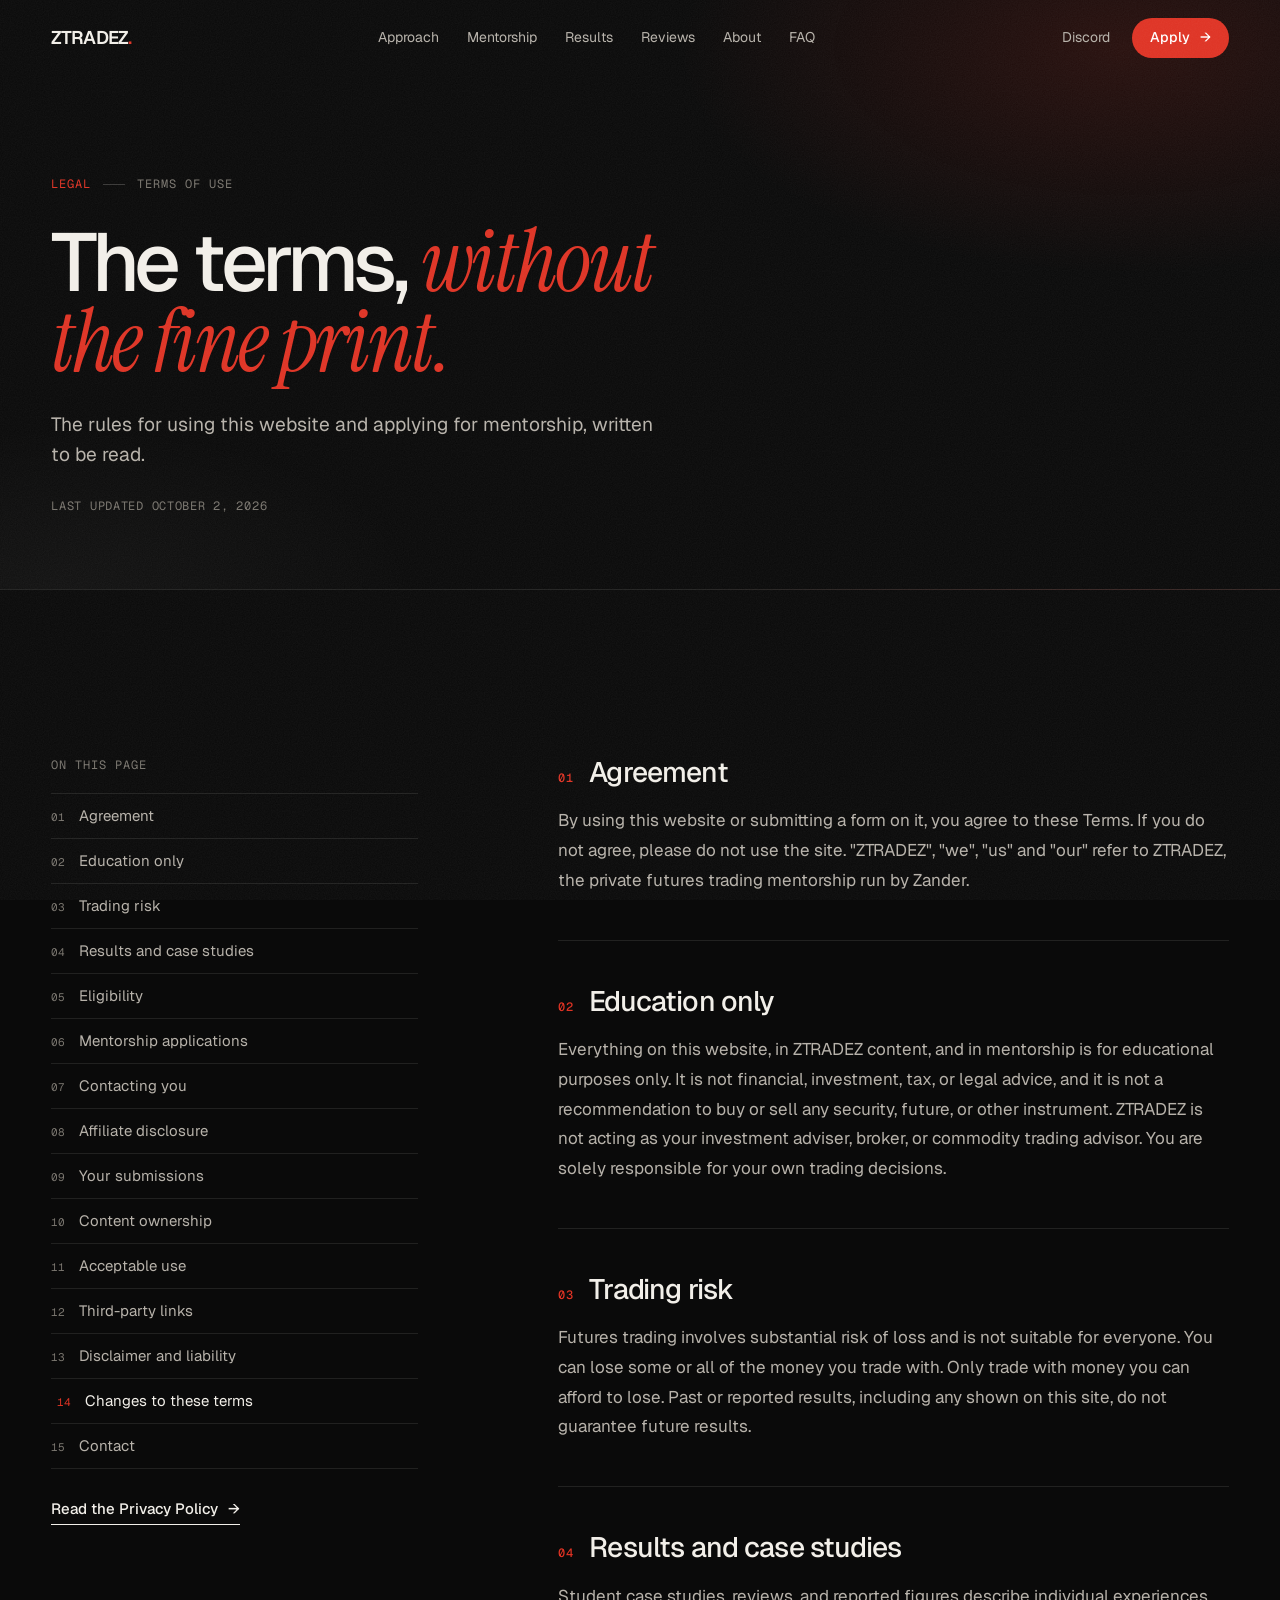
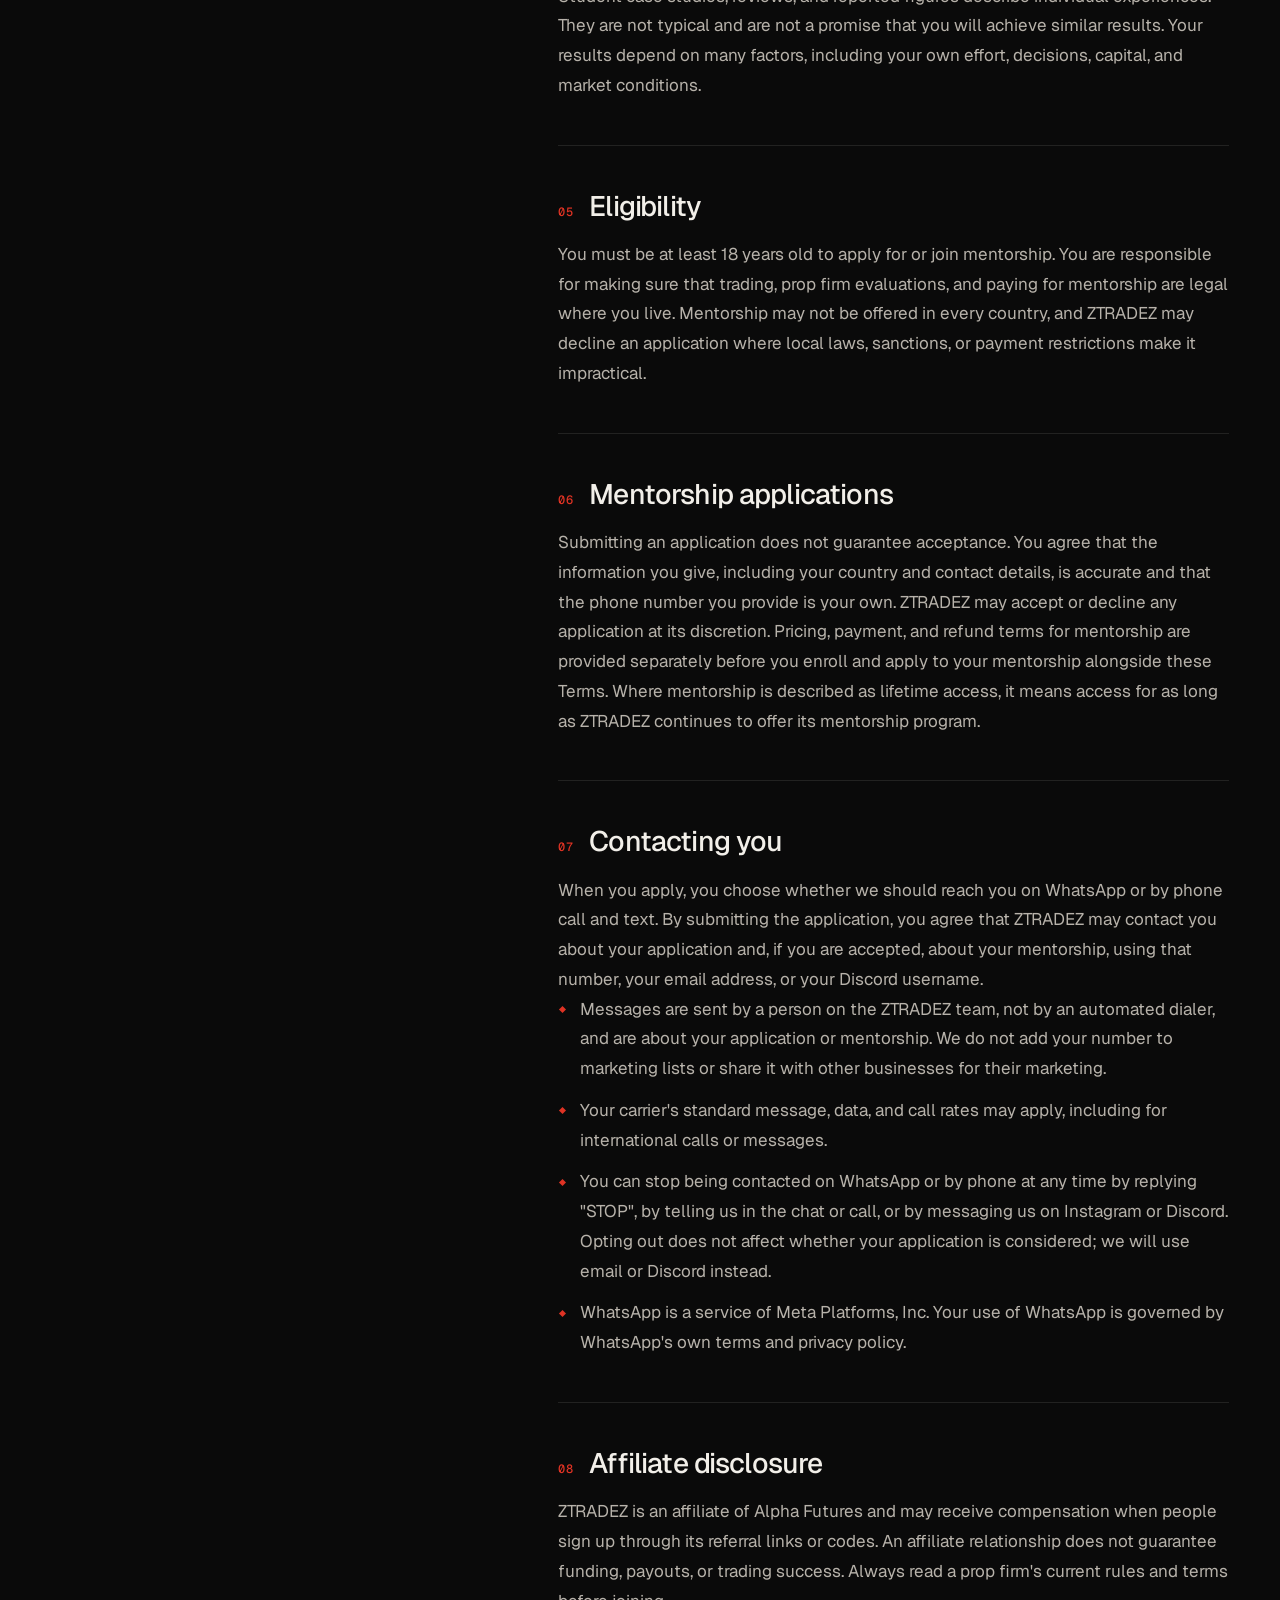
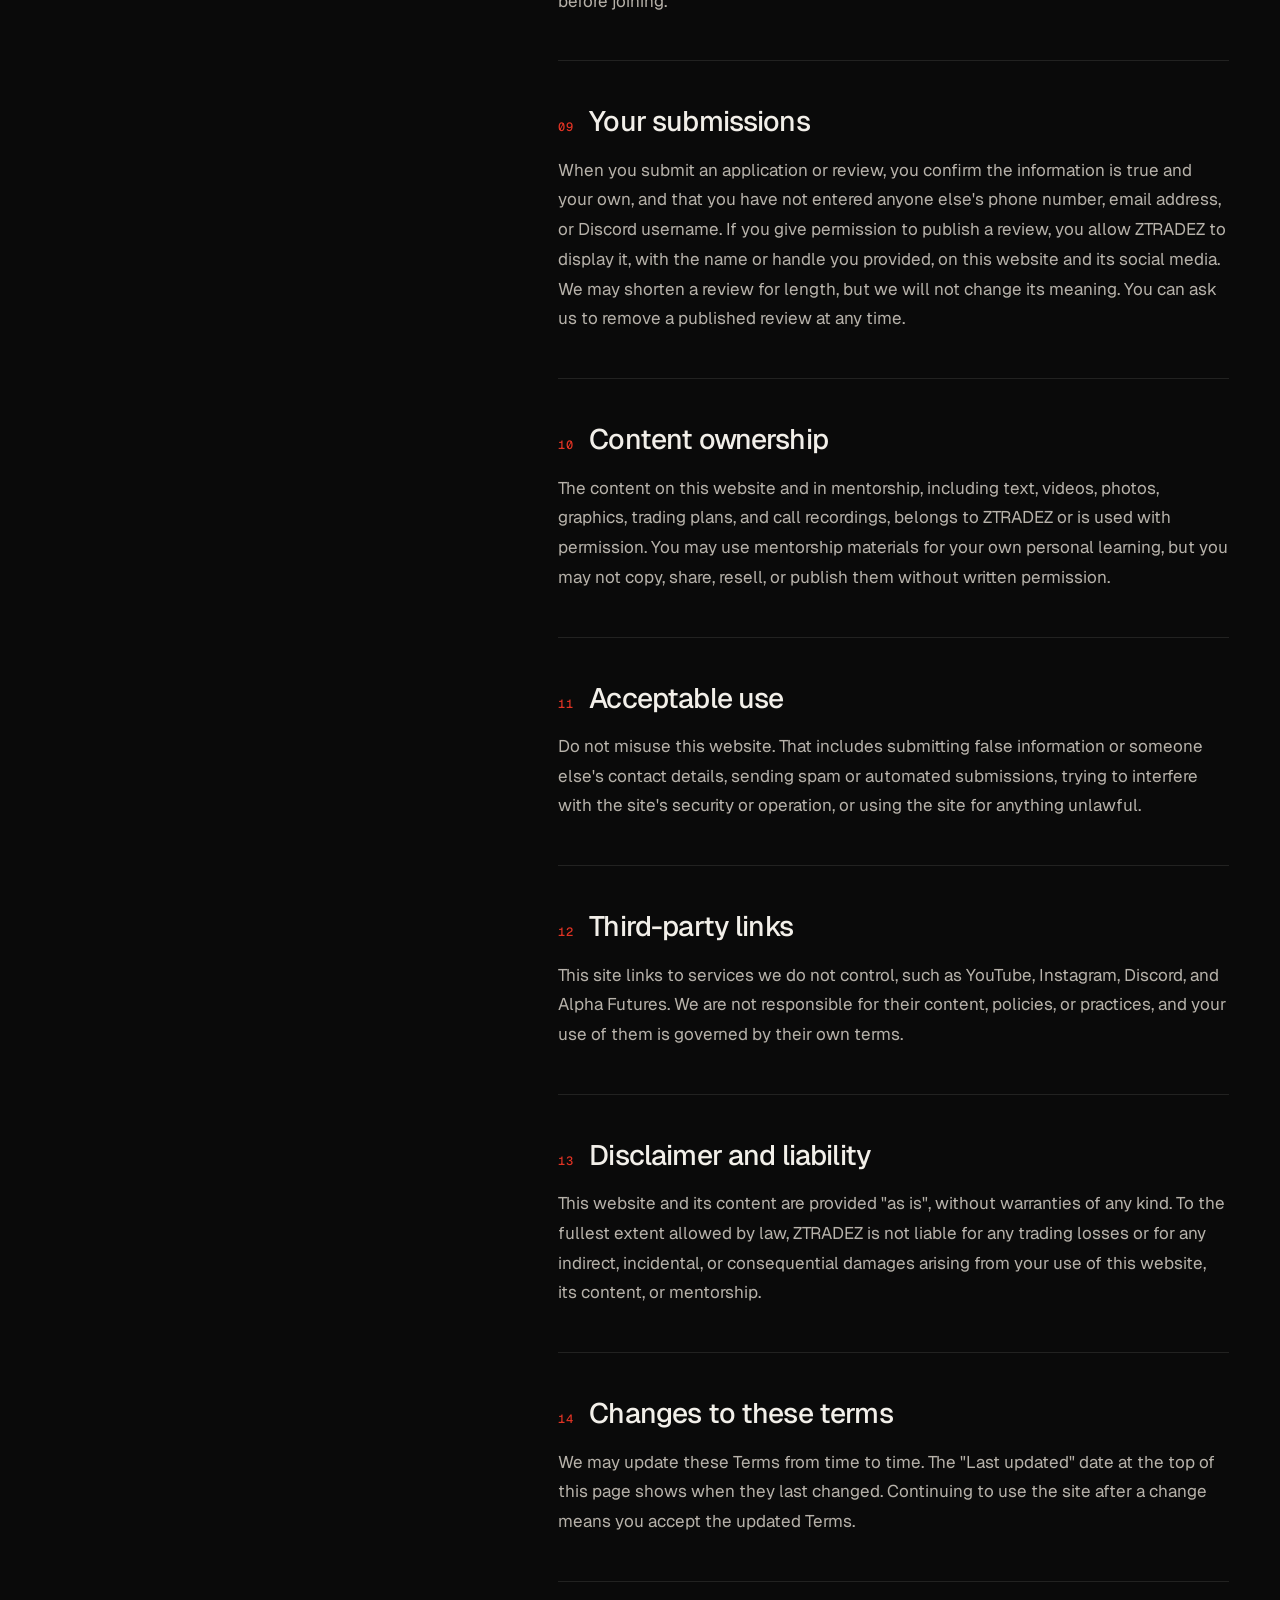
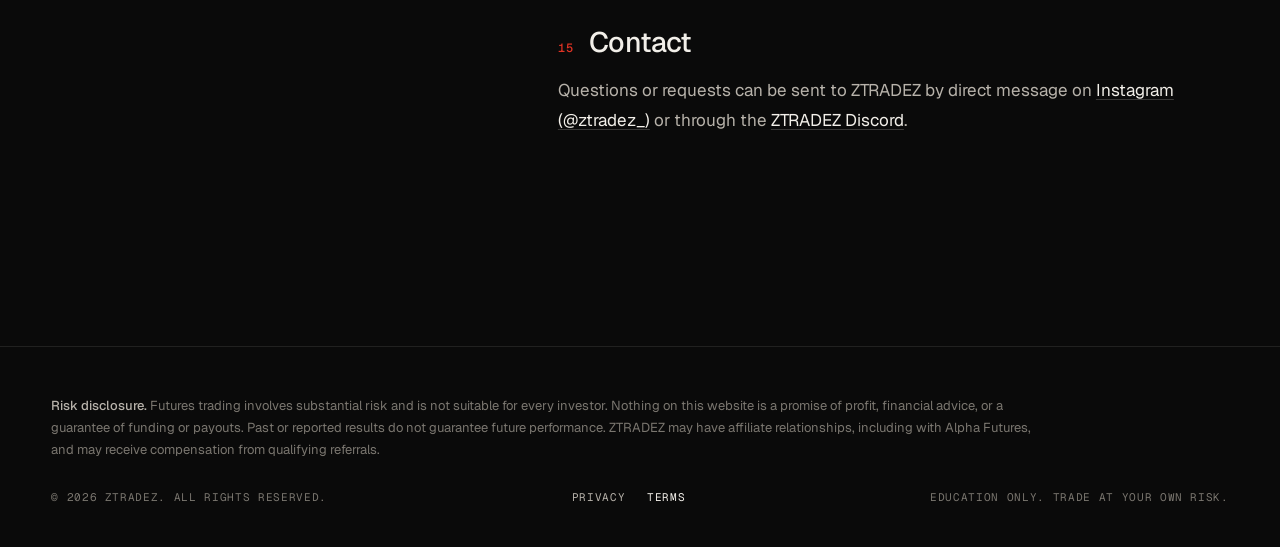
<file: terms.html>
<!DOCTYPE html>
<html lang="en">
<head>
  <meta charset="UTF-8" />
  <meta name="viewport" content="width=device-width, initial-scale=1.0, viewport-fit=cover" />
  <title>Terms of Use — ZTRADEZ</title>
  <meta name="description" content="The terms for using the ZTRADEZ website and applying for mentorship." />
  <meta name="theme-color" content="#0a0a0a" />
  <link rel="icon" href="favicon.svg" type="image/svg+xml" />
  <link rel="preconnect" href="https://fonts.googleapis.com" />
  <link rel="preconnect" href="https://fonts.gstatic.com" crossorigin />
  <link href="https://fonts.googleapis.com/css2?family=Geist:wght@300..700&family=Geist+Mono:wght@400;500&family=Instrument+Serif:ital@0;1&display=swap" rel="stylesheet" />
  <link rel="stylesheet" href="styles.css" />
  <script>document.documentElement.classList.add('js')</script>
</head>
<body class="subpage">
  <a class="skip-link" href="#main">Skip to content</a>
  <div class="scroll-progress" aria-hidden="true"><span id="scrollProgress"></span></div>

  <header class="site-header" id="siteHeader">
    <div class="shell header-inner">
      <a class="brand" href="./" aria-label="ZTRADEZ home">ZTRADEZ<span>.</span></a>
      <nav class="nav" aria-label="Primary">
        <a href="./#approach">Approach</a>
        <a href="./#mentorship">Mentorship</a>
        <a href="./#results">Results</a>
        <a href="reviews.html">Reviews</a>
        <a href="./#about">About</a>
        <a href="./#faq">FAQ</a>
      </nav>
      <div class="header-actions">
        <a class="header-link" href="https://discord.com/invite/qkc7znma6t" target="_blank" rel="noopener noreferrer">Discord</a>
        <a class="btn btn-primary btn-sm" href="./#apply">Apply <span class="btn-arrow" aria-hidden="true">→</span></a>
        <button class="menu-toggle" type="button" aria-expanded="false" aria-controls="mobileMenu" aria-label="Open menu"><span></span><span></span></button>
      </div>
    </div>
  </header>

  <div class="mobile-menu" id="mobileMenu" hidden>
    <nav class="shell mobile-menu-inner" aria-label="Mobile">
      <a href="./#approach"><span>01</span>Approach</a>
      <a href="./#mentorship"><span>02</span>Mentorship</a>
      <a href="./#results"><span>03</span>Results</a>
      <a href="reviews.html"><span>04</span>Reviews</a>
      <a href="./#about"><span>05</span>About</a>
      <a href="./#faq"><span>06</span>FAQ</a>
      <div class="mobile-menu-foot">
        <a class="btn btn-primary" href="./#apply">Apply for mentorship <span class="btn-arrow" aria-hidden="true">→</span></a>
        <div class="mobile-menu-social">
          <a href="https://www.instagram.com/ztradez_/" target="_blank" rel="noopener noreferrer">Instagram</a>
          <a href="https://www.youtube.com/@zandertradez" target="_blank" rel="noopener noreferrer">YouTube</a>
          <a href="https://discord.com/invite/qkc7znma6t" target="_blank" rel="noopener noreferrer">Discord</a>
        </div>
      </div>
    </nav>
  </div>

  <main id="main">
    <section class="page-hero legal-hero">
      <div class="shell">
        <p class="kicker hero-in" style="--d:0"><span class="idx">Legal</span>Terms of Use</p>
        <h1 class="page-title hero-in" style="--d:1">The terms, <em>without the fine print.</em></h1>
        <p class="page-lede hero-in" style="--d:2">The rules for using this website and applying for mentorship, written to be read.</p>
        <p class="legal-updated hero-in" style="--d:3">Last updated October 2, 2026</p>
      </div>
    </section>

    <section class="section legal">
      <div class="shell legal-grid">
        <nav class="legal-toc" aria-label="On this page">
          <p class="kicker">On this page</p>
          <ol>
            <li><a href="#agreement"><span>01</span>Agreement</a></li>
            <li><a href="#education-only"><span>02</span>Education only</a></li>
            <li><a href="#trading-risk"><span>03</span>Trading risk</a></li>
            <li><a href="#results-and-case-studies"><span>04</span>Results and case studies</a></li>
            <li><a href="#eligibility"><span>05</span>Eligibility</a></li>
            <li><a href="#mentorship-applications"><span>06</span>Mentorship applications</a></li>
            <li><a href="#contacting-you"><span>07</span>Contacting you</a></li>
            <li><a href="#affiliate-disclosure"><span>08</span>Affiliate disclosure</a></li>
            <li><a href="#your-submissions"><span>09</span>Your submissions</a></li>
            <li><a href="#content-ownership"><span>10</span>Content ownership</a></li>
            <li><a href="#acceptable-use"><span>11</span>Acceptable use</a></li>
            <li><a href="#third-party-links"><span>12</span>Third-party links</a></li>
            <li><a href="#disclaimer-and-liability"><span>13</span>Disclaimer and liability</a></li>
            <li><a href="#changes-to-these-terms"><span>14</span>Changes to these terms</a></li>
            <li><a href="#contact"><span>15</span>Contact</a></li>
          </ol>
          <a class="link-arrow" href="privacy.html">Read the Privacy Policy <span aria-hidden="true">→</span></a>
        </nav>
        <article class="legal-body">
          <section class="legal-section" id="agreement">
            <h2><span>01</span>Agreement</h2>
            <p>By using this website or submitting a form on it, you agree to these Terms. If you do not agree, please do not use the site. "ZTRADEZ", "we", "us" and "our" refer to ZTRADEZ, the private futures trading mentorship run by Zander.</p>
          </section>
          <section class="legal-section" id="education-only">
            <h2><span>02</span>Education only</h2>
            <p>Everything on this website, in ZTRADEZ content, and in mentorship is for educational purposes only. It is not financial, investment, tax, or legal advice, and it is not a recommendation to buy or sell any security, future, or other instrument. ZTRADEZ is not acting as your investment adviser, broker, or commodity trading advisor. You are solely responsible for your own trading decisions.</p>
          </section>
          <section class="legal-section" id="trading-risk">
            <h2><span>03</span>Trading risk</h2>
            <p>Futures trading involves substantial risk of loss and is not suitable for everyone. You can lose some or all of the money you trade with. Only trade with money you can afford to lose. Past or reported results, including any shown on this site, do not guarantee future results.</p>
          </section>
          <section class="legal-section" id="results-and-case-studies">
            <h2><span>04</span>Results and case studies</h2>
            <p>Student case studies, reviews, and reported figures describe individual experiences. They are not typical and are not a promise that you will achieve similar results. Your results depend on many factors, including your own effort, decisions, capital, and market conditions.</p>
          </section>
          <section class="legal-section" id="eligibility">
            <h2><span>05</span>Eligibility</h2>
            <p>You must be at least 18 years old to apply for or join mentorship. You are responsible for making sure that trading, prop firm evaluations, and paying for mentorship are legal where you live. Mentorship may not be offered in every country, and ZTRADEZ may decline an application where local laws, sanctions, or payment restrictions make it impractical.</p>
          </section>
          <section class="legal-section" id="mentorship-applications">
            <h2><span>06</span>Mentorship applications</h2>
            <p>Submitting an application does not guarantee acceptance. You agree that the information you give, including your country and contact details, is accurate and that the phone number you provide is your own. ZTRADEZ may accept or decline any application at its discretion. Pricing, payment, and refund terms for mentorship are provided separately before you enroll and apply to your mentorship alongside these Terms. Where mentorship is described as lifetime access, it means access for as long as ZTRADEZ continues to offer its mentorship program.</p>
          </section>
          <section class="legal-section" id="contacting-you">
            <h2><span>07</span>Contacting you</h2>
            <p>When you apply, you choose whether we should reach you on WhatsApp or by phone call and text. By submitting the application, you agree that ZTRADEZ may contact you about your application and, if you are accepted, about your mentorship, using that number, your email address, or your Discord username.</p>
            <ul>
              <li>Messages are sent by a person on the ZTRADEZ team, not by an automated dialer, and are about your application or mentorship. We do not add your number to marketing lists or share it with other businesses for their marketing.</li>
              <li>Your carrier's standard message, data, and call rates may apply, including for international calls or messages.</li>
              <li>You can stop being contacted on WhatsApp or by phone at any time by replying "STOP", by telling us in the chat or call, or by messaging us on Instagram or Discord. Opting out does not affect whether your application is considered; we will use email or Discord instead.</li>
              <li>WhatsApp is a service of Meta Platforms, Inc. Your use of WhatsApp is governed by WhatsApp's own terms and privacy policy.</li>
            </ul>
          </section>
          <section class="legal-section" id="affiliate-disclosure">
            <h2><span>08</span>Affiliate disclosure</h2>
            <p>ZTRADEZ is an affiliate of Alpha Futures and may receive compensation when people sign up through its referral links or codes. An affiliate relationship does not guarantee funding, payouts, or trading success. Always read a prop firm's current rules and terms before joining.</p>
          </section>
          <section class="legal-section" id="your-submissions">
            <h2><span>09</span>Your submissions</h2>
            <p>When you submit an application or review, you confirm the information is true and your own, and that you have not entered anyone else's phone number, email address, or Discord username. If you give permission to publish a review, you allow ZTRADEZ to display it, with the name or handle you provided, on this website and its social media. We may shorten a review for length, but we will not change its meaning. You can ask us to remove a published review at any time.</p>
          </section>
          <section class="legal-section" id="content-ownership">
            <h2><span>10</span>Content ownership</h2>
            <p>The content on this website and in mentorship, including text, videos, photos, graphics, trading plans, and call recordings, belongs to ZTRADEZ or is used with permission. You may use mentorship materials for your own personal learning, but you may not copy, share, resell, or publish them without written permission.</p>
          </section>
          <section class="legal-section" id="acceptable-use">
            <h2><span>11</span>Acceptable use</h2>
            <p>Do not misuse this website. That includes submitting false information or someone else's contact details, sending spam or automated submissions, trying to interfere with the site's security or operation, or using the site for anything unlawful.</p>
          </section>
          <section class="legal-section" id="third-party-links">
            <h2><span>12</span>Third-party links</h2>
            <p>This site links to services we do not control, such as YouTube, Instagram, Discord, and Alpha Futures. We are not responsible for their content, policies, or practices, and your use of them is governed by their own terms.</p>
          </section>
          <section class="legal-section" id="disclaimer-and-liability">
            <h2><span>13</span>Disclaimer and liability</h2>
            <p>This website and its content are provided "as is", without warranties of any kind. To the fullest extent allowed by law, ZTRADEZ is not liable for any trading losses or for any indirect, incidental, or consequential damages arising from your use of this website, its content, or mentorship.</p>
          </section>
          <section class="legal-section" id="changes-to-these-terms">
            <h2><span>14</span>Changes to these terms</h2>
            <p>We may update these Terms from time to time. The "Last updated" date at the top of this page shows when they last changed. Continuing to use the site after a change means you accept the updated Terms.</p>
          </section>
          <section class="legal-section" id="contact">
            <h2><span>15</span>Contact</h2>
            <p>Questions or requests can be sent to ZTRADEZ by direct message on <a href="https://www.instagram.com/ztradez_/" target="_blank" rel="noopener noreferrer">Instagram (@ztradez_)</a> or through the <a href="https://discord.com/invite/qkc7znma6t" target="_blank" rel="noopener noreferrer">ZTRADEZ Discord</a>.</p>
          </section>
        </article>
      </div>
    </section>
  </main>

  <footer class="site-footer site-footer-compact">
    <div class="shell">
      <p class="risk"><strong>Risk disclosure.</strong> Futures trading involves substantial risk and is not suitable for every investor. Nothing on this website is a promise of profit, financial advice, or a guarantee of funding or payouts. Past or reported results do not guarantee future performance. ZTRADEZ may have affiliate relationships, including with Alpha Futures, and may receive compensation from qualifying referrals.</p>
      <div class="footer-bottom"><span>© <span id="year">2026</span> ZTRADEZ. All rights reserved.</span><nav class="legal-links" aria-label="Legal"><a href="privacy.html">Privacy</a><a href="terms.html" aria-current="page">Terms</a></nav><span>Education only. Trade at your own risk.</span></div>
    </div>
  </footer>

  <script src="script.js"></script>
</body>
</html>
</file>
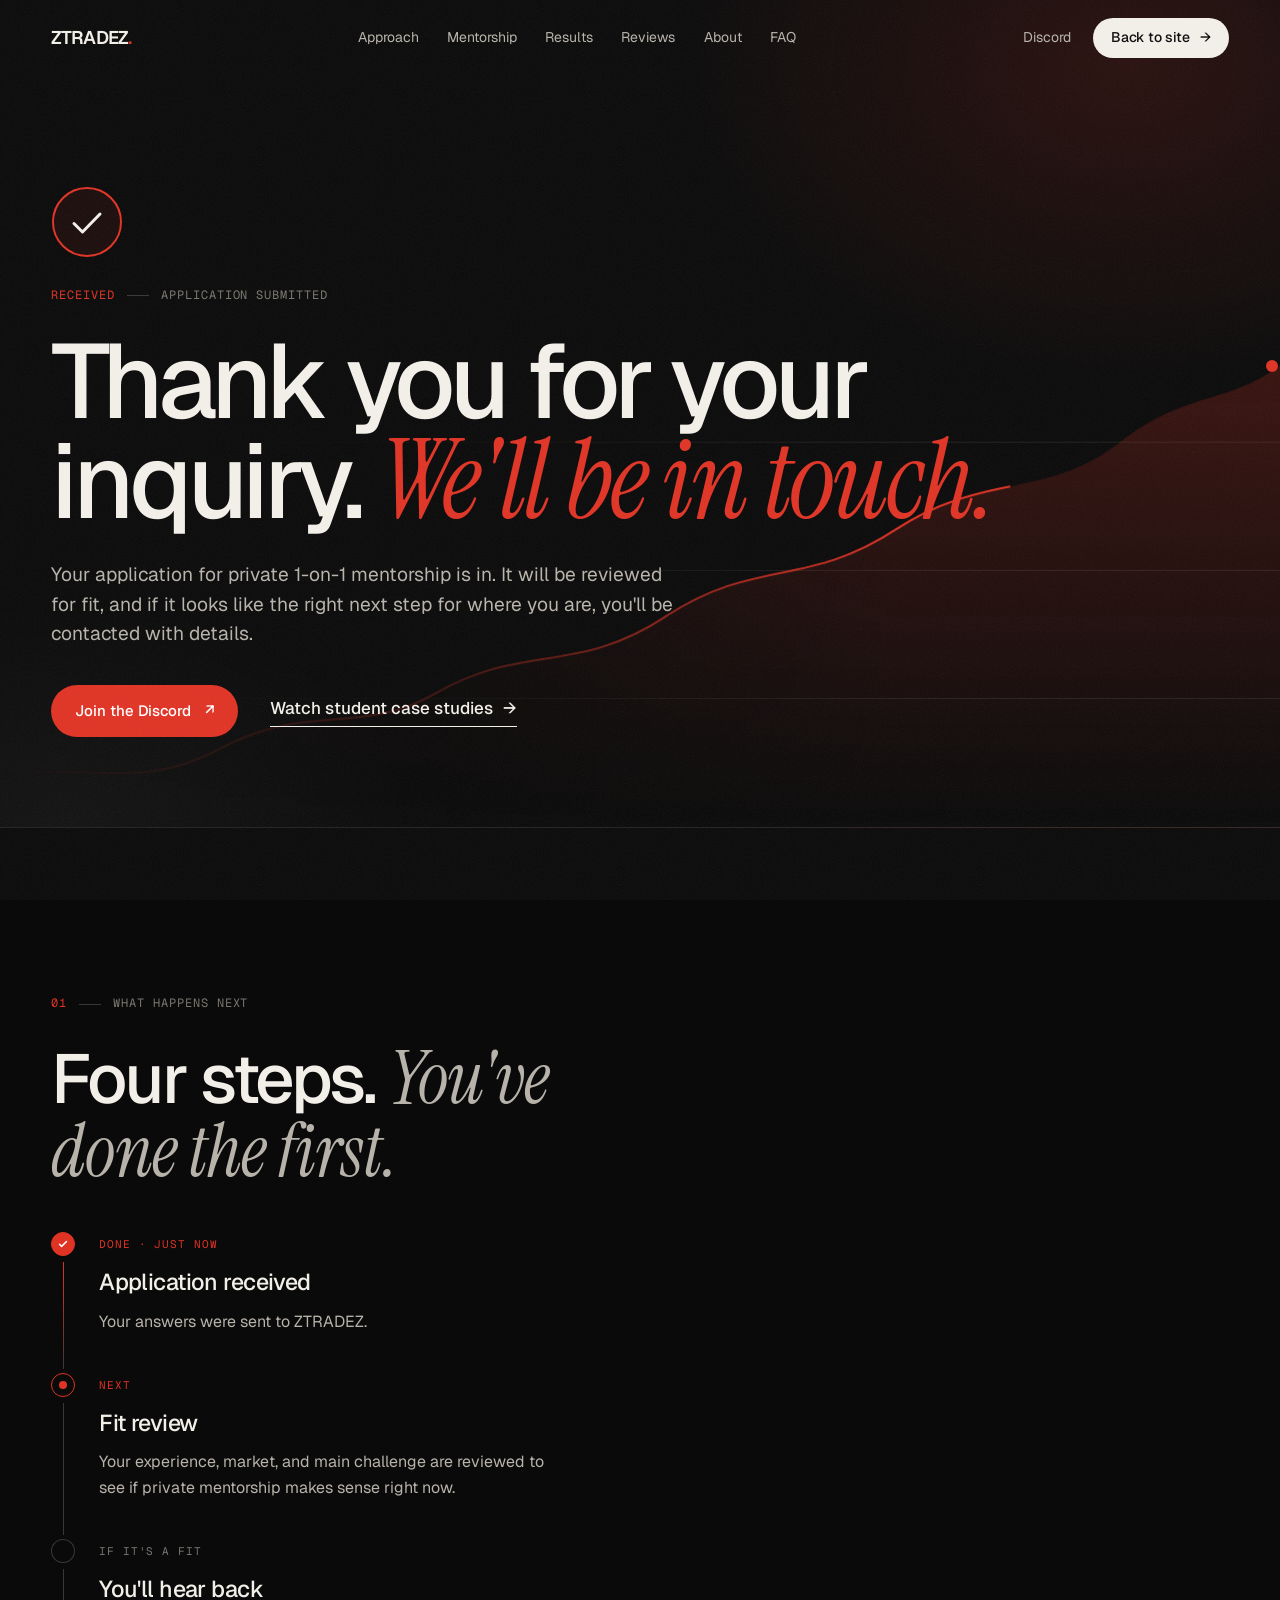
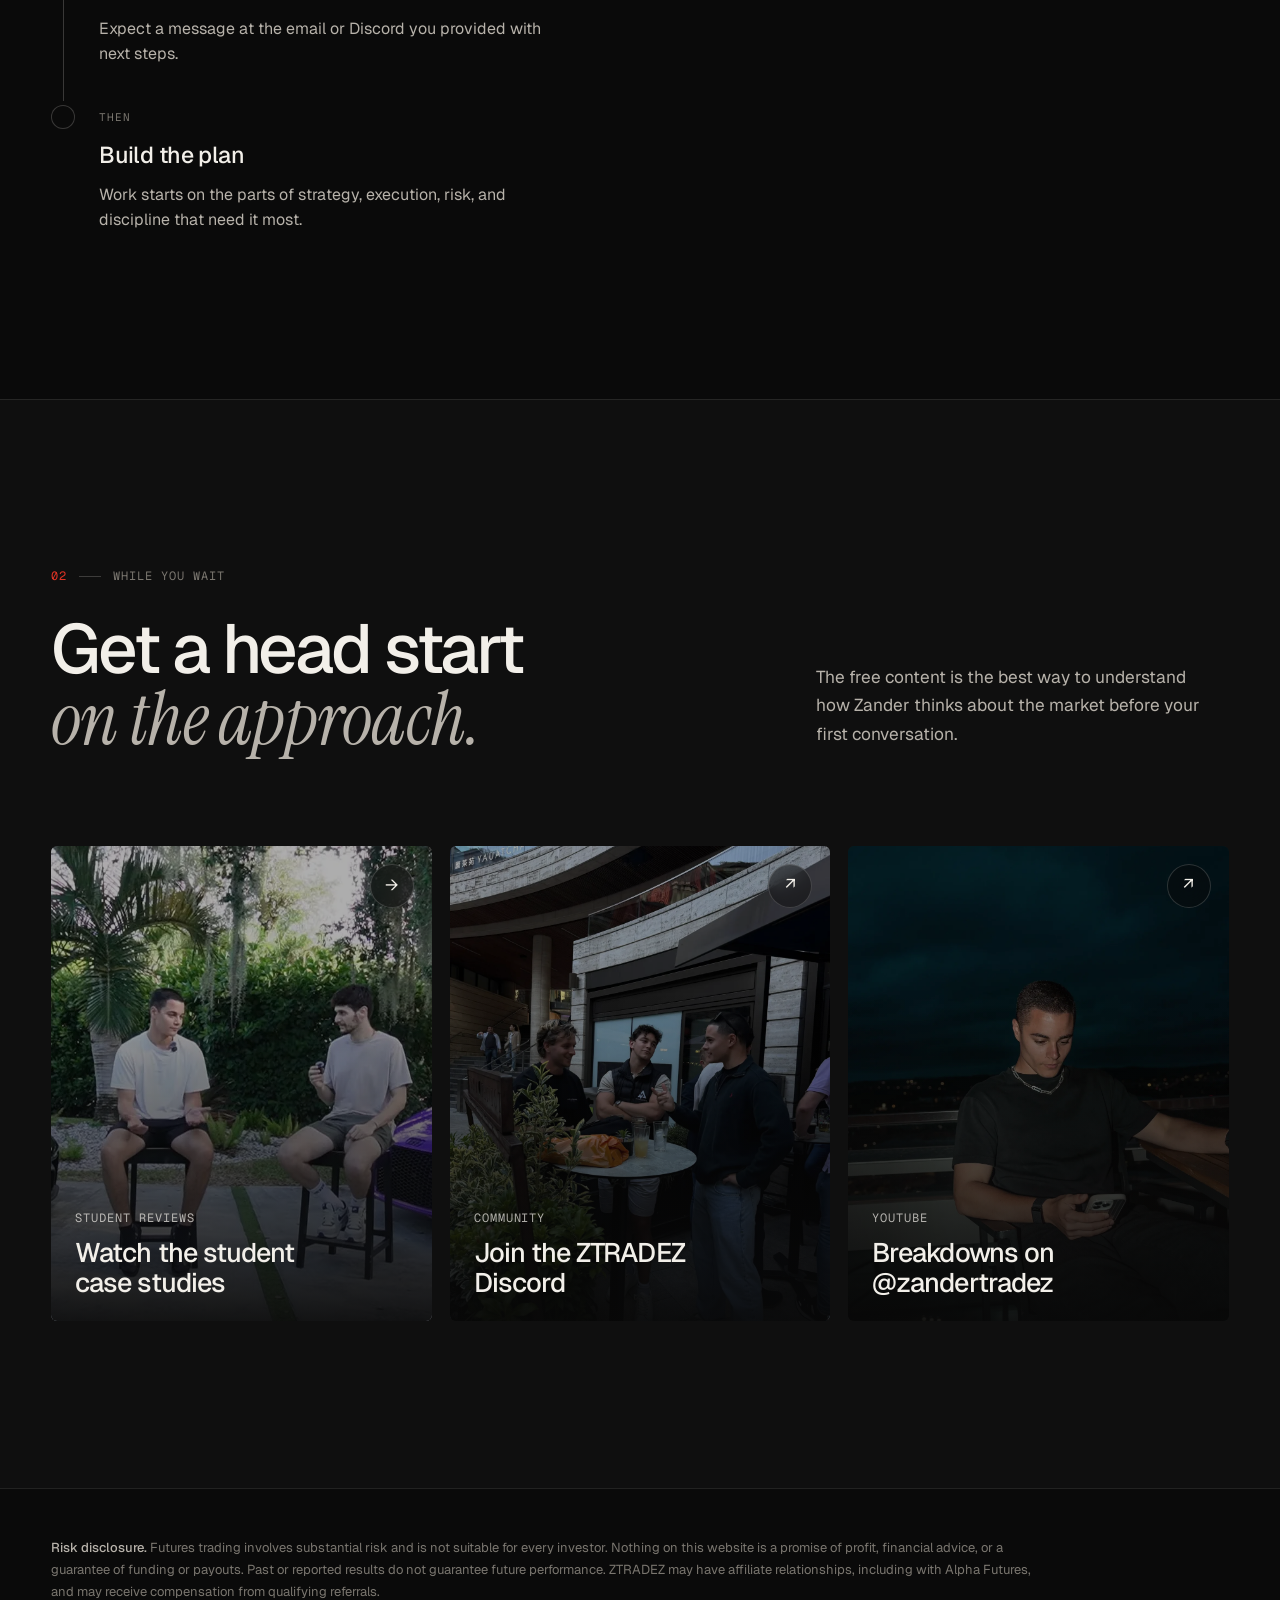
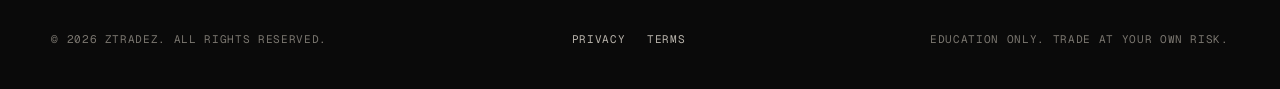
<file: thank-you.html>
<!DOCTYPE html>
<html lang="en">
<head>
  <meta charset="UTF-8" />
  <meta name="viewport" content="width=device-width, initial-scale=1.0, viewport-fit=cover" />
  <title>Application received — ZTRADEZ</title>
  <meta name="description" content="Thank you for applying for ZTRADEZ private 1-on-1 futures mentorship." />
  <meta name="robots" content="noindex" />
  <meta name="theme-color" content="#0a0a0a" />
  <link rel="icon" href="favicon.svg" type="image/svg+xml" />
  <link rel="preconnect" href="https://fonts.googleapis.com" />
  <link rel="preconnect" href="https://fonts.gstatic.com" crossorigin />
  <link href="https://fonts.googleapis.com/css2?family=Geist:wght@300..700&family=Geist+Mono:wght@400;500&family=Instrument+Serif:ital@0;1&display=swap" rel="stylesheet" />
  <link rel="stylesheet" href="styles.css" />
  <script>document.documentElement.classList.add('js')</script>
</head>
<body class="subpage">
  <a class="skip-link" href="#main">Skip to content</a>
  <div class="scroll-progress" aria-hidden="true"><span id="scrollProgress"></span></div>

  <header class="site-header" id="siteHeader">
    <div class="shell header-inner">
      <a class="brand" href="./" aria-label="ZTRADEZ home">ZTRADEZ<span>.</span></a>
      <nav class="nav" aria-label="Primary">
        <a href="./#approach">Approach</a>
        <a href="./#mentorship">Mentorship</a>
        <a href="./#results">Results</a>
        <a href="reviews.html">Reviews</a>
        <a href="./#about">About</a>
        <a href="./#faq">FAQ</a>
      </nav>
      <div class="header-actions">
        <a class="header-link" href="https://discord.com/invite/qkc7znma6t" target="_blank" rel="noopener noreferrer">Discord</a>
        <a class="btn btn-light btn-sm" href="./">Back to site <span class="btn-arrow" aria-hidden="true">→</span></a>
        <button class="menu-toggle" type="button" aria-expanded="false" aria-controls="mobileMenu" aria-label="Open menu"><span></span><span></span></button>
      </div>
    </div>
  </header>

  <div class="mobile-menu" id="mobileMenu" hidden>
    <nav class="shell mobile-menu-inner" aria-label="Mobile">
      <a href="./#approach"><span>01</span>Approach</a>
      <a href="./#mentorship"><span>02</span>Mentorship</a>
      <a href="./#results"><span>03</span>Results</a>
      <a href="reviews.html"><span>04</span>Reviews</a>
      <a href="./#about"><span>05</span>About</a>
      <a href="./#faq"><span>06</span>FAQ</a>
      <div class="mobile-menu-foot">
        <a class="btn btn-light" href="./">Back to site <span class="btn-arrow" aria-hidden="true">→</span></a>
        <div class="mobile-menu-social">
          <a href="https://www.instagram.com/ztradez_/" target="_blank" rel="noopener noreferrer">Instagram</a>
          <a href="https://www.youtube.com/@zandertradez" target="_blank" rel="noopener noreferrer">YouTube</a>
          <a href="https://discord.com/invite/qkc7znma6t" target="_blank" rel="noopener noreferrer">Discord</a>
        </div>
      </div>
    </nav>
  </div>

  <main id="main">
    <section class="page-hero ty-hero">
      <div class="ty-chart" aria-hidden="true">
        <svg viewBox="0 0 1000 400" preserveAspectRatio="none">
          <defs>
            <linearGradient id="tyFade" x1="0" y1="0" x2="0" y2="1">
              <stop offset="0" stop-color="#df3324" stop-opacity=".22" />
              <stop offset="1" stop-color="#df3324" stop-opacity="0" />
            </linearGradient>
          </defs>
          <path class="ty-grid-lines" d="M0 100H1000M0 200H1000M0 300H1000" vector-effect="non-scaling-stroke" />
          <path class="ty-area" d="M0 360 C70 350 110 372 170 340 C240 302 280 330 340 296 C410 256 450 282 520 236 C590 190 630 214 700 168 C770 122 820 146 880 96 C930 60 960 70 1000 40 L1000 400 L0 400 Z" />
          <path class="ty-line" pathLength="1" vector-effect="non-scaling-stroke" d="M0 360 C70 350 110 372 170 340 C240 302 280 330 340 296 C410 256 450 282 520 236 C590 190 630 214 700 168 C770 122 820 146 880 96 C930 60 960 70 1000 40" />
        </svg>
        <span class="ty-chart-dot"></span>
      </div>

      <div class="shell">
        <svg class="ty-mark hero-in" style="--d:0" viewBox="0 0 72 72" width="72" height="72" aria-hidden="true">
          <circle cx="36" cy="36" r="34" pathLength="1" />
          <path d="M23 37.5l8.5 8.5L49 28" pathLength="1" />
        </svg>
        <p class="kicker hero-in" style="--d:1"><span class="idx">Received</span>Application submitted</p>
        <h1 class="page-title hero-in" style="--d:2"><span id="tyGreeting">Thank you for your inquiry.</span> <em>We'll be in touch.</em></h1>
        <p class="page-lede hero-in" style="--d:3">Your application for private 1-on-1 mentorship is in. It will be reviewed for fit, and if it looks like the right next step for where you are, you'll be contacted with details.</p>
        <div class="page-actions hero-in" style="--d:4">
          <a class="btn btn-primary" href="https://discord.com/invite/qkc7znma6t" target="_blank" rel="noopener noreferrer">Join the Discord <span class="btn-arrow" aria-hidden="true">↗</span></a>
          <a class="link-arrow" href="reviews.html">Watch student case studies <span aria-hidden="true">→</span></a>
        </div>
      </div>
    </section>

    <section class="section ty-body">
      <div class="shell ty-grid" id="tyGrid">
        <div class="ty-next">
          <p class="kicker reveal"><span class="idx">01</span>What happens next</p>
          <h2 class="reveal">Four steps. <em>You've done the first.</em></h2>
          <ol class="timeline" data-stagger>
            <li class="done reveal">
              <span class="tl-dot" aria-hidden="true"><svg viewBox="0 0 24 24" width="12" height="12"><path d="M5 12.5l4.2 4.2L19 7" fill="none" stroke="currentColor" stroke-width="3" stroke-linecap="round" stroke-linejoin="round"/></svg></span>
              <span class="tl-when">Done · just now</span>
              <h3>Application received</h3>
              <p>Your answers were sent to ZTRADEZ.</p>
            </li>
            <li class="current reveal">
              <span class="tl-dot" aria-hidden="true"></span>
              <span class="tl-when">Next</span>
              <h3>Fit review</h3>
              <p>Your experience, market, and main challenge are reviewed to see if private mentorship makes sense right now.</p>
            </li>
            <li class="reveal">
              <span class="tl-dot" aria-hidden="true"></span>
              <span class="tl-when">If it's a fit</span>
              <h3>You'll hear back</h3>
              <p>Expect a message at the email or Discord you provided with next steps.</p>
            </li>
            <li class="reveal">
              <span class="tl-dot" aria-hidden="true"></span>
              <span class="tl-when">Then</span>
              <h3>Build the plan</h3>
              <p>Work starts on the parts of strategy, execution, risk, and discipline that need it most.</p>
            </li>
          </ol>
        </div>

        <article class="paper recap reveal" id="recap" hidden>
          <header class="recap-head">
            <h2>Your application</h2>
            <span id="recapTime"></span>
          </header>
          <dl>
            <div class="recap-row"><dt>Name</dt><dd data-recap="name"></dd></div>
            <div class="recap-row"><dt>Country</dt><dd data-recap="country"></dd></div>
            <div class="recap-row"><dt>Trading for</dt><dd data-recap="experience"></dd></div>
            <div class="recap-row"><dt>Currently trading</dt><dd data-recap="market"></dd></div>
            <div class="recap-row"><dt>Biggest challenge</dt><dd data-recap="challenge"></dd></div>
            <div class="recap-row"><dt>Ready to invest</dt><dd data-recap="investment"></dd></div>
            <div class="recap-row"><dt>Found us through</dt><dd data-recap="source"></dd></div>
            <div class="recap-row"><dt>Why mentorship</dt><dd class="quote" data-recap="why"></dd></div>
            <div class="recap-row"><dt>Email</dt><dd data-recap="email"></dd></div>
            <div class="recap-row"><dt>Discord</dt><dd data-recap="discord"></dd></div>
            <div class="recap-row"><dt>Reach me by</dt><dd data-recap="contactMethod"></dd></div>
            <div class="recap-row"><dt>Number</dt><dd data-recap="phone"></dd></div>
          </dl>
          <footer class="recap-foot">
            <span>Only visible to you, on this device.</span>
            <a class="link-arrow" href="./#apply">Need to change something? Apply again <span aria-hidden="true">→</span></a>
          </footer>
        </article>
      </div>
    </section>

    <section class="section ty-wait">
      <div class="shell">
        <header class="sec-head sec-head-split">
          <div>
            <p class="kicker reveal"><span class="idx">02</span>While you wait</p>
            <h2 class="reveal">Get a head start <em>on the approach.</em></h2>
          </div>
          <p class="sec-intro reveal">The free content is the best way to understand how Zander thinks about the market before your first conversation.</p>
        </header>
        <div class="wait-grid" data-stagger>
          <a class="wait-card reveal" href="reviews.html">
            <img src="assets/photos/case-study-3-months.webp" width="1280" height="720" loading="lazy" decoding="async" alt="" />
            <span class="wait-arrow" aria-hidden="true">→</span>
            <span class="wait-body"><span class="kicker">Student reviews</span><strong>Watch the student case studies</strong></span>
          </a>
          <a class="wait-card reveal" href="https://discord.com/invite/qkc7znma6t" target="_blank" rel="noopener noreferrer">
            <img src="assets/photos/outdoor-meetup.webp" width="1200" height="1600" loading="lazy" decoding="async" alt="" />
            <span class="wait-arrow" aria-hidden="true">↗</span>
            <span class="wait-body"><span class="kicker">Community</span><strong>Join the ZTRADEZ Discord</strong></span>
          </a>
          <a class="wait-card reveal" href="https://www.youtube.com/@zandertradez" target="_blank" rel="noopener noreferrer">
            <img src="assets/photos/rooftop-night-phone.webp" width="1400" height="1867" loading="lazy" decoding="async" alt="" />
            <span class="wait-arrow" aria-hidden="true">↗</span>
            <span class="wait-body"><span class="kicker">YouTube</span><strong>Breakdowns on @zandertradez</strong></span>
          </a>
        </div>
      </div>
    </section>
  </main>

  <footer class="site-footer site-footer-compact">
    <div class="shell">
      <p class="risk"><strong>Risk disclosure.</strong> Futures trading involves substantial risk and is not suitable for every investor. Nothing on this website is a promise of profit, financial advice, or a guarantee of funding or payouts. Past or reported results do not guarantee future performance. ZTRADEZ may have affiliate relationships, including with Alpha Futures, and may receive compensation from qualifying referrals.</p>
      <div class="footer-bottom"><span>© <span id="year">2026</span> ZTRADEZ. All rights reserved.</span><nav class="legal-links" aria-label="Legal"><a href="privacy.html">Privacy</a><a href="terms.html">Terms</a></nav><span>Education only. Trade at your own risk.</span></div>
    </div>
  </footer>

  <script src="script.js"></script>
</body>
</html>
</file>
<file: styles.css>
/* ==========================================================================
   ZTRADEZ — cinematic dark system
   ========================================================================== */

:root {
  --bg: #0a0a0a;
  --bg-2: #0f0f0f;
  --panel: #141414;
  --ink: #f2efe9;
  --ink-2: #b7b2aa;
  --ink-3: #7a766f;
  --line: rgba(242, 239, 233, .1);
  --line-2: rgba(242, 239, 233, .2);
  --red: #df3324;
  --red-2: #c02a1d;
  --paper: #f2efe9;
  --paper-ink: #111;
  --paper-line: rgba(17, 17, 17, .14);

  --sans: "Geist", ui-sans-serif, system-ui, -apple-system, "Helvetica Neue", Arial, sans-serif;
  --serif: "Instrument Serif", ui-serif, Georgia, serif;
  --mono: "Geist Mono", ui-monospace, SFMono-Regular, Menlo, monospace;

  --ease: cubic-bezier(.16, 1, .3, 1);
  --ease-io: cubic-bezier(.65, 0, .35, 1);
  --shell: 1320px;
  --gutter: clamp(20px, 4vw, 56px);
  --header-h: 76px;
  --section-y: clamp(96px, 13vw, 176px);

  --z-header: 50;
  --z-mobile-bar: 55;
  --z-menu: 60;
  --z-progress: 65;
  --z-intro: 80;
  --z-grain: 90;

  interpolate-size: allow-keywords;
}

/* ---------- Base ---------- */
*, *::before, *::after { box-sizing: border-box; }
html { scroll-behavior: smooth; scroll-padding-top: 80px; -webkit-text-size-adjust: 100%; }
body {
  margin: 0;
  background: var(--bg);
  color: var(--ink);
  font-family: var(--sans);
  font-size: 1.0625rem;
  line-height: 1.6;
  font-weight: 400;
  -webkit-font-smoothing: antialiased;
  -moz-osx-font-smoothing: grayscale;
  text-rendering: optimizeLegibility;
  overflow-x: clip;
}
body::after {
  content: "";
  position: fixed; inset: 0;
  z-index: var(--z-grain);
  pointer-events: none;
  opacity: .055;
  background-image: url("data:image/svg+xml;utf8,<svg xmlns='http://www.w3.org/2000/svg' width='180' height='180'><filter id='n'><feTurbulence type='fractalNoise' baseFrequency='.85' numOctaves='3' stitchTiles='stitch'/><feColorMatrix values='0 0 0 0 1  0 0 0 0 1  0 0 0 0 1  0 0 0 .9 0'/></filter><rect width='100%' height='100%' filter='url(%23n)'/></svg>");
}
::selection { background: var(--red); color: #fff; }
a { color: inherit; text-decoration: none; }
img { display: block; max-width: 100%; height: auto; }
button, input, textarea { font: inherit; color: inherit; }
button { cursor: pointer; background: none; border: 0; padding: 0; }
h1, h2, h3 { margin: 0; font-weight: 500; }
p { margin: 0; }
figure { margin: 0; }
:focus-visible { outline: 2px solid var(--red); outline-offset: 3px; border-radius: 2px; }

.shell { width: min(100% - var(--gutter) * 2, var(--shell)); margin-inline: auto; }
[hidden] { display: none !important; }
.visually-hidden { position: absolute !important; width: 1px; height: 1px; padding: 0; margin: -1px; overflow: hidden; clip: rect(0 0 0 0); white-space: nowrap; border: 0; }
.skip-link {
  position: fixed; left: 16px; top: 12px; z-index: calc(var(--z-intro) + 1);
  padding: 10px 16px; border-radius: 999px; background: var(--ink); color: var(--bg);
  font-size: .875rem; font-weight: 500; transform: translateY(-160%); transition: transform .3s var(--ease);
}
.skip-link:focus { transform: none; }

/* ---------- Type system ---------- */
em {
  font-family: var(--serif);
  font-style: italic;
  font-weight: 400;
  letter-spacing: -.01em;
}
h2 em, h3 em, .statement em { color: var(--ink-2); }

.kicker {
  display: inline-flex; align-items: center; gap: 12px;
  font-family: var(--mono); font-size: .75rem; font-weight: 400;
  letter-spacing: .08em; text-transform: uppercase; color: var(--ink-3);
}
.kicker .idx { color: var(--red); }
.kicker .idx::after { content: ""; display: inline-block; width: 22px; height: 1px; margin-left: 12px; vertical-align: middle; background: var(--line-2); }

h2 {
  font-size: clamp(2.6rem, 5.4vw, 5.4rem);
  line-height: 1;
  letter-spacing: -.045em;
  text-wrap: balance;
}
h2 em { font-size: 1.06em; }
.lead, .sec-intro { color: var(--ink-2); font-size: clamp(1.06rem, 1.35vw, 1.2rem); line-height: 1.65; max-width: 46ch; text-wrap: pretty; }
.fine { color: var(--ink-3); font-size: .8125rem; line-height: 1.65; max-width: 70ch; }

/* ---------- Buttons & links ---------- */
.btn {
  --btn-bg: var(--ink); --btn-fg: var(--bg);
  position: relative; isolation: isolate; overflow: hidden;
  display: inline-flex; align-items: center; justify-content: center; gap: 14px;
  height: 52px; padding: 0 24px; border-radius: 999px;
  background: var(--btn-bg); color: var(--btn-fg);
  font-size: .9375rem; font-weight: 500; letter-spacing: -.005em; white-space: nowrap;
  transition: transform .25s var(--ease), color .45s var(--ease);
}
.btn::before {
  content: ""; position: absolute; inset: 0; z-index: -1;
  background: var(--btn-hover, var(--ink)); border-radius: inherit;
  transform: translateY(101%); transition: transform .55s var(--ease);
}
.btn:hover::before { transform: translateY(0); }
.btn:hover { color: var(--btn-hover-fg, var(--bg)); }
.btn:active { transform: scale(.97); }
.btn-arrow { display: inline-block; transition: transform .45s var(--ease); }
.btn:hover .btn-arrow { transform: translateX(4px); }
.btn-primary { --btn-bg: var(--red); --btn-fg: #fff; --btn-hover: var(--ink); --btn-hover-fg: var(--bg); }
.btn-light { --btn-bg: var(--ink); --btn-fg: var(--bg); --btn-hover: var(--red); --btn-hover-fg: #fff; }
.btn-sm { height: 40px; padding: 0 18px; font-size: .875rem; gap: 10px; }
.btn-lg { height: 60px; padding: 0 30px; font-size: 1rem; }

.link-arrow {
  display: inline-flex; align-items: center; gap: 10px;
  font-weight: 500; padding-bottom: 4px;
  background: linear-gradient(currentColor, currentColor) left bottom / 100% 1px no-repeat;
  transition: background-size .5s var(--ease), color .3s ease;
}
.link-arrow span { transition: transform .45s var(--ease); }
.link-arrow:hover { color: var(--red); background-size: 0 1px; background-position: right bottom; }
.link-arrow:hover span { transform: translate(3px, -3px); }

.round-btn {
  width: 48px; height: 48px; display: grid; place-items: center;
  border: 1px solid var(--line-2); border-radius: 50%;
  font-size: 1rem; color: var(--ink);
  transition: background .3s ease, color .3s ease, border-color .3s ease, transform .25s var(--ease);
}
.round-btn:hover { background: var(--ink); color: var(--bg); border-color: var(--ink); }
.round-btn:active { transform: scale(.94); }
.round-btn:disabled { opacity: .3; pointer-events: none; }

/* ---------- Intro curtain ---------- */
.intro { display: none; }
.js .intro {
  position: fixed; inset: 0; z-index: var(--z-intro);
  display: grid; place-content: center; justify-items: center; gap: 18px;
  background: var(--bg);
  transition: transform 1s var(--ease-io) .1s, visibility 0s linear 1.2s;
}
.js body.is-ready .intro { transform: translateY(-100%); visibility: hidden; }
.intro-mark { font-size: 1.4rem; font-weight: 600; letter-spacing: -.05em; }
.intro-mark span, .brand span { color: var(--red); }
.intro-bar { width: 120px; height: 1px; background: var(--line-2); overflow: hidden; }
.intro-bar i { display: block; height: 100%; background: var(--red); transform-origin: left; animation: introBar .9s var(--ease) forwards; }
@keyframes introBar { from { transform: scaleX(0); } to { transform: scaleX(1); } }

.scroll-progress { position: fixed; inset: 0 0 auto; height: 2px; z-index: var(--z-progress); pointer-events: none; }
.scroll-progress span { display: block; height: 100%; background: var(--red); transform: scaleX(0); transform-origin: left; }

/* ---------- Header ---------- */
.site-header {
  position: fixed; inset: 0 0 auto; z-index: var(--z-header);
  height: var(--header-h);
  border-bottom: 1px solid transparent;
  transition: height .5s var(--ease), background .4s ease, border-color .4s ease, transform .5s var(--ease), backdrop-filter .4s ease;
}
.site-header.is-scrolled {
  height: 64px;
  background: rgba(10, 10, 10, .72);
  backdrop-filter: blur(16px) saturate(140%);
  -webkit-backdrop-filter: blur(16px) saturate(140%);
  border-color: var(--line);
}
.site-header.is-hidden { transform: translateY(-100%); }
.header-inner { height: 100%; display: flex; align-items: center; justify-content: space-between; gap: 24px; }
.brand { font-size: 1.15rem; font-weight: 600; letter-spacing: -.05em; }
.nav { display: flex; gap: clamp(18px, 2.2vw, 34px); font-size: .875rem; color: var(--ink-2); }
.nav a { position: relative; padding: 6px 0; transition: color .3s ease; }
.nav a::after {
  content: ""; position: absolute; left: 0; right: 0; bottom: 0; height: 1px; background: var(--red);
  transform: scaleX(0); transform-origin: right; transition: transform .5s var(--ease);
}
.nav a:hover, .nav a.active { color: var(--ink); }
.nav a:hover::after, .nav a.active::after { transform: scaleX(1); transform-origin: left; }
.header-actions { display: flex; align-items: center; gap: 22px; }
.header-link { font-size: .875rem; color: var(--ink-2); transition: color .3s ease; }
.header-link:hover { color: var(--ink); }

.menu-toggle { display: none; width: 44px; height: 44px; position: relative; border-radius: 50%; border: 1px solid var(--line-2); }
.menu-toggle span { position: absolute; left: 13px; right: 13px; height: 1.5px; background: var(--ink); transition: transform .45s var(--ease), top .45s var(--ease); }
.menu-toggle span:first-child { top: 17px; }
.menu-toggle span:last-child { top: 25px; }
.menu-toggle[aria-expanded="true"] span:first-child { top: 21px; transform: rotate(45deg); }
.menu-toggle[aria-expanded="true"] span:last-child { top: 21px; transform: rotate(-45deg); }

.mobile-menu {
  position: fixed; inset: 0; z-index: var(--z-menu);
  background: var(--bg);
  padding-top: 88px;
  overflow-y: auto;
}
.mobile-menu[hidden] { display: none; }
.mobile-menu-inner { display: flex; flex-direction: column; min-height: calc(100% - 20px); padding-bottom: 32px; }
.mobile-menu-inner > a {
  display: flex; align-items: baseline; gap: 16px;
  padding: 14px 0; border-bottom: 1px solid var(--line);
  font-size: clamp(2rem, 9vw, 2.8rem); letter-spacing: -.04em; line-height: 1.1;
  opacity: 0; transform: translateY(16px);
  animation: menuIn .6s var(--ease) forwards;
}
.mobile-menu-inner > a span { font-family: var(--mono); font-size: .75rem; color: var(--red); letter-spacing: .06em; }
.mobile-menu-inner > a:nth-child(2) { animation-delay: .04s; }
.mobile-menu-inner > a:nth-child(3) { animation-delay: .08s; }
.mobile-menu-inner > a:nth-child(4) { animation-delay: .12s; }
.mobile-menu-inner > a:nth-child(5) { animation-delay: .16s; }
.mobile-menu-inner > a:nth-child(6) { animation-delay: .2s; }
@keyframes menuIn { to { opacity: 1; transform: none; } }
.mobile-menu-foot { margin-top: auto; padding-top: 36px; display: grid; gap: 24px; }
.mobile-menu-foot .btn { width: 100%; }
.mobile-menu-social { display: flex; gap: 22px; font-size: .9375rem; color: var(--ink-2); }
body.menu-open { overflow: hidden; }
body.menu-open .site-header { z-index: calc(var(--z-menu) + 1); background: transparent; border-color: transparent; backdrop-filter: none; -webkit-backdrop-filter: none; transform: none; }

/* ---------- Hero ---------- */
.hero {
  position: relative;
  min-height: 100svh;
  padding: calc(var(--header-h) + clamp(28px, 6vh, 72px)) 0 clamp(48px, 8vh, 96px);
  display: flex; align-items: flex-end;
  overflow: clip;
  background:
    radial-gradient(55% 45% at 82% 18%, rgba(223, 51, 36, .14), transparent 70%),
    radial-gradient(40% 40% at 10% 90%, rgba(242, 239, 233, .04), transparent 70%);
}
.hero-grid {
  position: relative; z-index: 1;
  display: grid;
  grid-template-columns: minmax(0, 1.2fr) minmax(0, .8fr);
  gap: clamp(40px, 6vw, 104px);
  align-items: end;
}
.hero-copy { padding-bottom: 6px; }
.live-dot { width: 7px; height: 7px; border-radius: 50%; background: var(--red); box-shadow: 0 0 0 0 rgba(223, 51, 36, .6); animation: live 2.2s ease-out infinite; }
@keyframes live { 0% { box-shadow: 0 0 0 0 rgba(223, 51, 36, .55); } 70%, 100% { box-shadow: 0 0 0 9px rgba(223, 51, 36, 0); } }

.hero-title {
  margin: 28px 0 32px;
  font-size: clamp(3.6rem, 10vw, 10.4rem);
  line-height: .9;
  letter-spacing: -.058em;
  position: relative; z-index: 2;
  font-weight: 500;
}
.hero-title .line { display: block; overflow: hidden; padding: 0 .08em .08em 0; margin-bottom: -.08em; }
.hero-title .line > span { display: inline-block; }
.hero-title em { color: var(--red); font-size: 1.08em; letter-spacing: -.025em; }
.hero-lede { max-width: 34ch; color: var(--ink-2); font-size: clamp(1.1rem, 1.5vw, 1.3rem); line-height: 1.55; text-wrap: pretty; }
.hero-actions { margin-top: 40px; display: flex; flex-wrap: wrap; align-items: center; gap: 18px 32px; }

.hero-meta {
  margin: clamp(48px, 8vh, 88px) 0 0;
  display: grid; grid-template-columns: repeat(3, auto); justify-content: start; gap: 0;
  border-top: 1px solid var(--line);
}
.hero-meta div { padding: 18px 40px 0 0; margin-right: 40px; border-right: 1px solid var(--line); }
.hero-meta div:last-child { border-right: 0; margin-right: 0; }
.hero-meta dt { font-family: var(--mono); font-size: .6875rem; letter-spacing: .08em; text-transform: uppercase; color: var(--ink-3); }
.hero-meta dd { margin: 6px 0 0; font-size: .9375rem; }

.hero-media { position: relative; }
.hero-portrait { position: relative; overflow: hidden; aspect-ratio: 4 / 5; border-radius: 4px; background: var(--panel); }
.hero-portrait::after { content: ""; position: absolute; inset: 0; pointer-events: none; background: linear-gradient(0deg, rgba(10, 10, 10, .88) 0%, rgba(10, 10, 10, .35) 28%, transparent 52%); }
.market-chip { z-index: 1; }
.hero-inset {
  position: absolute; left: -14%; bottom: 13%;
  width: 36%; aspect-ratio: 3 / 4; overflow: hidden;
  border-radius: 3px; outline: 6px solid var(--bg);
  box-shadow: 0 30px 60px -20px rgba(0, 0, 0, .8);
}
.hero-inset img { width: 100%; height: 100%; object-fit: cover; object-position: 50% 40%; }
.hero-caption {
  margin-top: 14px; display: flex; justify-content: space-between;
  font-family: var(--mono); font-size: .6875rem; letter-spacing: .08em; text-transform: uppercase; color: var(--ink-3);
}
.market-chip {
  position: absolute; top: 28px; right: 14px;
  display: inline-flex; align-items: center; gap: 10px;
  padding: 9px 13px; border-radius: 999px;
  background: rgba(10, 10, 10, .5);
  backdrop-filter: blur(12px); -webkit-backdrop-filter: blur(12px);
  border: 1px solid rgba(255, 255, 255, .14);
  box-shadow: inset 0 1px 0 rgba(255, 255, 255, .08);
  font-family: var(--mono); font-size: .6875rem; letter-spacing: .04em; color: var(--ink);
  font-variant-numeric: tabular-nums;
}
.market-dot { width: 6px; height: 6px; border-radius: 50%; background: var(--ink-3); }
.market-dot.is-open { background: #4ade80; box-shadow: 0 0 10px rgba(74, 222, 128, .7); }
.market-label { color: var(--ink-2); }
.market-time { padding-left: 10px; border-left: 1px solid rgba(255, 255, 255, .16); }


/* Rotating headline word */
.rotator { display: inline-grid; vertical-align: top; }
.rotator em { grid-area: 1 / 1; white-space: nowrap; transform: translateY(105%); opacity: 0; transition: transform .9s var(--ease), opacity .5s ease; }
.rotator em.is-active { transform: none; opacity: 1; }
.rotator em.is-leaving { transform: translateY(-105%); opacity: 0; }

/* Proof numbers */
.hero-proof {
  margin: clamp(44px, 7vh, 84px) 0 0;
  display: grid; grid-template-columns: repeat(3, auto); justify-content: start;
  border-top: 1px solid var(--line);
}
.hero-proof div { display: flex; flex-direction: column-reverse; justify-content: flex-end; gap: 8px; padding: 20px 40px 0 0; margin-right: 40px; border-right: 1px solid var(--line); }
.hero-proof div:last-child { border-right: 0; margin-right: 0; padding-right: 0; }
.hero-proof dt { font-family: var(--mono); font-size: .6875rem; letter-spacing: .08em; text-transform: uppercase; color: var(--ink-3); }
.hero-proof dd { margin: 0; display: flex; align-items: flex-start; font-size: clamp(2rem, 2.8vw, 2.8rem); font-weight: 400; line-height: 1; letter-spacing: -.045em; }
.hero-proof sup, .hero-proof sub { position: static; vertical-align: 0; font-size: .5em; line-height: 1; margin-top: .12em; letter-spacing: 0; }
.hero-proof sup { color: var(--red); margin-left: .06em; }
.hero-proof sub { color: var(--ink-3); margin-right: .04em; }

/* Story slideshow */
.story-slide {
  position: absolute; inset: 0; width: 100%; height: 100%; object-fit: cover;
  opacity: 0; transform: scale(1.1);
  transition: opacity 1.1s ease, transform 7s cubic-bezier(.2, .6, .3, 1);
}
.story-slide.is-active { opacity: 1; transform: scale(1); }
.story-slide:nth-of-type(1) { object-position: 50% 28%; }
.story-slide:nth-of-type(2) { object-position: 50% 42%; }
.story-slide:nth-of-type(3) { object-position: 50% 55%; }
.story-slide:nth-of-type(4) { object-position: 50% 38%; }
.hero-portrait::after { z-index: 1; }
.story-bars { position: absolute; z-index: 2; top: 12px; left: 14px; right: 14px; display: flex; gap: 5px; }
.story-bars span { flex: 1; height: 2px; border-radius: 2px; background: rgba(255, 255, 255, .22); overflow: hidden; }
.story-bars span::after { content: ""; display: block; height: 100%; background: #fff; transform-origin: left; transform: scaleX(var(--p, 0)); }
.market-chip { z-index: 2; }
.story-cap {
  position: absolute; z-index: 2; right: 16px; bottom: 16px;
  display: inline-flex; align-items: center; gap: 12px;
  font-family: var(--mono); font-size: .6875rem; letter-spacing: .08em; text-transform: uppercase; color: var(--ink);
}
.story-cap span:first-child { color: var(--red); font-variant-numeric: tabular-nums; }
.story-cap #storyLabel { transition: opacity .35s ease, transform .5s var(--ease); }
.story-cap.is-swapping #storyLabel { opacity: 0; transform: translateY(6px); }
.story-hit { position: absolute; inset: 0; z-index: 3; cursor: pointer; border-radius: inherit; }
.story-hit:focus-visible { outline: 2px solid var(--red); outline-offset: -4px; }

/* Candle tape + cursor glow */
.hero-tape {
  position: absolute; z-index: 0; left: 0; bottom: 0; width: 100%; height: 78%;
  pointer-events: none; opacity: 0; transition: opacity 2.4s ease 1.2s;
  -webkit-mask-image: linear-gradient(0deg, #000 0%, rgba(0, 0, 0, .8) 40%, transparent 96%), linear-gradient(90deg, rgba(0, 0, 0, .35) 0%, rgba(0, 0, 0, .6) 35%, #000 70%);
  -webkit-mask-composite: source-in;
  mask-image: linear-gradient(0deg, #000 0%, rgba(0, 0, 0, .8) 40%, transparent 96%), linear-gradient(90deg, rgba(0, 0, 0, .35) 0%, rgba(0, 0, 0, .6) 35%, #000 70%);
  mask-composite: intersect;
}
.is-ready .hero-tape { opacity: 1; }
.hero-glow {
  position: absolute; z-index: 0; left: 0; top: 0; width: 760px; height: 760px; margin: -380px 0 0 -380px;
  border-radius: 50%; pointer-events: none; opacity: 0;
  background: radial-gradient(circle, rgba(223, 51, 36, .16) 0%, rgba(223, 51, 36, .05) 35%, transparent 65%);
  transition: opacity .8s ease; will-change: transform;
}
.hero-glow.is-on { opacity: 1; }

/* Hero load choreography */
.js .hero-in { opacity: 0; transform: translateY(18px); }
.js .hero-title .line > span { transform: translateY(108%); }
.js body.is-ready .hero-in,
.js body.is-ready .hero-title .line > span {
  opacity: 1; transform: none;
  transition: opacity 1s var(--ease), transform 1.2s var(--ease);
  transition-delay: calc(.35s + var(--d, 0) * .09s);
}

/* ---------- Marquee ---------- */
.marquee { border-block: 1px solid var(--line); overflow: hidden; background: var(--bg-2); }
.marquee-track {
  width: max-content; display: flex; align-items: center; gap: 34px;
  padding: 20px 0;
  font-family: var(--mono); font-size: .75rem; letter-spacing: .1em; text-transform: uppercase; color: var(--ink-2);
  animation: marquee 48s linear infinite;
}
.marquee-track i { width: 5px; height: 5px; background: var(--red); transform: rotate(45deg); }
@keyframes marquee { to { transform: translateX(-50%); } }

/* ---------- Sections ---------- */
.section { padding: var(--section-y) 0; position: relative; }
.sec-head { display: grid; gap: 28px; margin-bottom: clamp(56px, 7vw, 96px); }
.sec-head-split { grid-template-columns: minmax(0, 1.25fr) minmax(0, .75fr); align-items: end; column-gap: clamp(40px, 6vw, 96px); }
.sec-head-split > div:first-child { display: grid; gap: 28px; justify-items: start; }
.sec-head-split .sec-intro { justify-self: end; padding-bottom: 8px; }

/* Approach */
.statement { font-size: clamp(2.4rem, 5.6vw, 5.9rem); max-width: 17ch; }
.approach-grid { display: grid; grid-template-columns: repeat(12, minmax(0, 1fr)); gap: clamp(24px, 3vw, 48px); align-items: end; }
.approach-photo { grid-column: 1 / span 5; aspect-ratio: 4 / 5; overflow: hidden; border-radius: 4px; }
.approach-photo img, .feature-photo img, .about-photo img, .affiliate-photo img { width: 100%; height: 112%; object-fit: cover; will-change: transform; }
.approach-photo img { object-position: 50% 50%; }
.approach-copy { grid-column: 7 / span 6; }
.questions { list-style: none; margin: 48px 0 0; padding: 0; border-top: 1px solid var(--line); }
.questions li {
  display: grid; grid-template-columns: 64px 1fr; align-items: baseline;
  padding: 24px 0; border-bottom: 1px solid var(--line);
  font-size: clamp(1.4rem, 2.2vw, 2rem); letter-spacing: -.03em; line-height: 1.2;
  transition: padding-left .5s var(--ease), color .3s ease;
}
.questions li span { font-family: var(--mono); font-size: .75rem; letter-spacing: .06em; color: var(--ink-3); transition: color .3s ease; }
.questions li:hover { padding-left: 10px; }
.questions li:hover span { color: var(--red); }

/* Mentorship */
.mentorship { background: var(--bg-2); border-block: 1px solid var(--line); }
.pillars { display: grid; grid-template-columns: repeat(4, minmax(0, 1fr)); gap: 0 clamp(20px, 2.4vw, 36px); }
.pillar { position: relative; padding: 28px 0 8px; border-top: 1px solid var(--line-2); }
.pillar::before {
  content: ""; position: absolute; top: -1px; left: 0; right: 0; height: 1px; background: var(--red);
  transform: scaleX(0); transform-origin: left; transition: transform .8s var(--ease);
}
.pillar:hover::before { transform: scaleX(1); }
.pillar-idx { font-family: var(--mono); font-size: .75rem; color: var(--ink-3); letter-spacing: .06em; }
.pillar h3 { margin: 56px 0 14px; font-size: clamp(1.7rem, 2.4vw, 2.2rem); letter-spacing: -.035em; }
.pillar p { color: var(--ink-2); font-size: 1rem; max-width: 30ch; }

.feature {
  margin-top: clamp(80px, 9vw, 128px);
  display: grid; grid-template-columns: repeat(12, minmax(0, 1fr)); gap: clamp(24px, 3vw, 48px);
  align-items: center;
}
.feature-photo { grid-column: 1 / span 5; aspect-ratio: 4 / 5; overflow: hidden; border-radius: 4px; }
.feature-photo img { object-position: 50% 45%; }
.feature-copy { grid-column: 7 / span 6; display: grid; gap: 28px; justify-items: start; }
.feature-copy h3 { font-size: clamp(2.4rem, 4.6vw, 4.6rem); line-height: 1; letter-spacing: -.045em; }
.feature-copy h3 em { font-size: 1.06em; }
.feature-copy > p { color: var(--ink-2); max-width: 44ch; font-size: 1.125rem; line-height: 1.65; }

/* Results */
.stats { display: grid; grid-template-columns: repeat(3, minmax(0, 1fr)); border-top: 1px solid var(--line-2); }
.stat { padding: 40px clamp(20px, 3vw, 44px) 12px 0; }
.stat + .stat { padding-left: clamp(20px, 3vw, 44px); border-left: 1px solid var(--line); }
.stat-num {
  display: flex; align-items: flex-start;
  font-size: clamp(4.4rem, 9.6vw, 9rem); font-weight: 400; line-height: .9; letter-spacing: -.06em;
}
.stat-num sup, .stat-num sub { font-size: .38em; line-height: 1; letter-spacing: -.02em; vertical-align: 0; position: static; margin-top: .14em; }
.stat-num sup { color: var(--red); margin-left: .06em; }
.stat-num sub { color: var(--ink-3); margin-right: .02em; }
.stat h3 { margin: 36px 0 10px; font-size: 1.25rem; letter-spacing: -.02em; }
.stat > p:not(.stat-num) { color: var(--ink-2); font-size: .9375rem; max-width: 30ch; }
.results .fine { margin-top: 56px; }

/* Fit */
.fit { background: var(--bg-2); border-block: 1px solid var(--line); }
.fit-grid { display: grid; grid-template-columns: repeat(2, minmax(0, 1fr)); gap: clamp(16px, 2vw, 28px); }
.fit-col { padding: clamp(28px, 3.4vw, 48px); border: 1px solid var(--line); border-radius: 6px; background: var(--panel); }
.fit-col h3 { font-size: clamp(1.5rem, 2.2vw, 1.9rem); letter-spacing: -.03em; margin-bottom: 28px; }
.fit-col ul { list-style: none; margin: 0; padding: 0; }
.fit-col li { position: relative; padding: 18px 0 18px 40px; border-top: 1px solid var(--line); color: var(--ink-2); line-height: 1.55; }
.fit-col li::before { position: absolute; left: 0; top: 18px; font-family: var(--mono); font-size: .9rem; }
.fit-yes { background: linear-gradient(180deg, rgba(223, 51, 36, .09), transparent 60%), var(--panel); border-color: rgba(223, 51, 36, .28); }
.fit-yes li { color: var(--ink); }
.fit-yes li::before { content: "+"; color: var(--red); }
.fit-no li::before { content: "—"; color: var(--ink-3); }

/* Process */
.process-track { height: 1px; background: var(--line-2); overflow: hidden; }
.process-track span { display: block; height: 100%; background: var(--red); transform: scaleX(0); transform-origin: left; transition: transform 1.8s var(--ease) .2s; }
.process-track.in-view span { transform: scaleX(1); }
.steps { list-style: none; margin: 0; padding: 0; display: grid; grid-template-columns: repeat(4, minmax(0, 1fr)); gap: clamp(20px, 2.4vw, 36px); }
.step { position: relative; padding-top: 32px; }
.step::before { content: ""; position: absolute; top: -4px; left: 0; width: 7px; height: 7px; border-radius: 50%; background: var(--bg); border: 1px solid var(--red); }
.step-idx { font-family: var(--mono); font-size: .75rem; letter-spacing: .06em; text-transform: uppercase; color: var(--red); }
.step h3 { margin: 48px 0 12px; font-size: clamp(1.5rem, 2vw, 1.85rem); letter-spacing: -.03em; }
.step p { color: var(--ink-2); font-size: 1rem; max-width: 30ch; }

/* Story */
.story { background: var(--bg-2); border-block: 1px solid var(--line); }
.story-grid { display: grid; grid-template-columns: repeat(12, minmax(0, 1fr)); gap: clamp(24px, 3vw, 48px); align-items: center; }
.story-copy { grid-column: 1 / span 4; display: grid; gap: 26px; justify-items: start; }
.story-copy > p:not(.kicker):not(.fine) { color: var(--ink-2); font-size: 1.125rem; line-height: 1.65; }
.story-grid .video { grid-column: 6 / span 7; }
.video { border-radius: 6px; overflow: hidden; background: #000; aspect-ratio: 16 / 9; position: relative; box-shadow: 0 50px 100px -40px rgba(0, 0, 0, .9); }
.video iframe { position: absolute; inset: 0; width: 100%; height: 100%; border: 0; }
.video-facade { position: absolute; inset: 0; width: 100%; height: 100%; display: block; text-align: left; }
.video-facade img { width: 100%; height: 100%; object-fit: cover; transition: transform 1.2s var(--ease), filter .6s ease; filter: saturate(.9) brightness(.82); }
.video-facade::after { content: ""; position: absolute; inset: 0; background: linear-gradient(180deg, transparent 40%, rgba(0, 0, 0, .75)); pointer-events: none; }
.video-facade:hover img { transform: scale(1.03); filter: saturate(1) brightness(.9); }
.video-play {
  position: absolute; left: 50%; top: 50%; z-index: 1;
  width: 84px; height: 84px; margin: -42px 0 0 -42px; display: grid; place-items: center;
  border-radius: 50%; color: #fff; background: rgba(223, 51, 36, .92);
  box-shadow: 0 0 0 0 rgba(223, 51, 36, .5);
  transition: transform .5s var(--ease), background .3s ease;
}
.video-play svg { margin-left: 3px; }
.video-facade:hover .video-play { transform: scale(1.08); animation: live 1.8s ease-out infinite; }
.video-meta { position: absolute; left: 24px; right: 24px; bottom: 22px; z-index: 1; display: grid; gap: 8px; }
.video-meta .kicker { color: rgba(242, 239, 233, .7); }
.video-meta strong { font-size: clamp(1.05rem, 1.6vw, 1.35rem); font-weight: 500; letter-spacing: -.02em; max-width: 36ch; }

/* About */
.about-grid { display: grid; grid-template-columns: repeat(12, minmax(0, 1fr)); gap: clamp(24px, 3vw, 48px); align-items: center; }
.about-photo { grid-column: 1 / span 6; aspect-ratio: 4 / 5; overflow: hidden; border-radius: 4px; }
.about-photo img { object-position: 50% 40%; }
.about-copy { grid-column: 8 / span 5; display: grid; gap: 28px; justify-items: start; }
.about-copy > p:not(.kicker) { color: var(--ink-2); font-size: 1.125rem; line-height: 1.7; max-width: 44ch; }
.about-links { display: flex; gap: 32px; margin-top: 4px; }
.story-links { display: flex; flex-wrap: wrap; gap: 14px 32px; }

/* Gallery */
.gallery { padding-bottom: calc(var(--section-y) * .8); }
.gallery-head { margin-bottom: 48px; }
.rail-controls { justify-self: end; display: flex; gap: 10px; }
.rail {
  --rail-pad: max(var(--gutter), calc((100vw - var(--shell)) / 2));
  display: flex; gap: clamp(12px, 1.4vw, 20px);
  overflow-x: auto; overscroll-behavior-x: contain;
  scroll-snap-type: x mandatory; scroll-padding-inline: var(--rail-pad);
  padding: 0 var(--rail-pad) 8px;
  scrollbar-width: none;
  cursor: grab;
}
.rail::-webkit-scrollbar { display: none; }
.rail.is-dragging { cursor: grabbing; scroll-snap-type: none; }
.rail.is-dragging .shot { pointer-events: none; }
.shot {
  position: relative; flex: 0 0 auto; scroll-snap-align: start;
  height: clamp(380px, 64vh, 660px); aspect-ratio: 3 / 4;
  overflow: hidden; border-radius: 4px; background: var(--panel);
}
.shot-wide { aspect-ratio: 5 / 4; }
.shot img { width: 100%; height: 100%; object-fit: cover; transition: transform 1.2s var(--ease), filter .6s ease; filter: brightness(.92); }
.shot-wide:first-child img { object-position: 50% 58%; }
.shot:hover img { transform: scale(1.04); filter: brightness(1); }
.shot-cap {
  position: absolute; left: 16px; bottom: 16px; display: inline-flex; align-items: center; gap: 10px;
  padding: 8px 12px; border-radius: 999px;
  background: rgba(10, 10, 10, .5); backdrop-filter: blur(10px); -webkit-backdrop-filter: blur(10px);
  border: 1px solid rgba(255, 255, 255, .12);
  font-family: var(--mono); font-size: .6875rem; letter-spacing: .06em; text-transform: uppercase;
  transform: translateY(6px); opacity: .92; transition: transform .5s var(--ease), opacity .4s ease;
}
.shot-cap span { color: var(--red); }
.shot:hover .shot-cap { transform: none; opacity: 1; }
.rail-progress { margin-top: 32px; height: 1px; background: var(--line); overflow: hidden; }
.rail-progress span { display: block; height: 100%; width: 20%; background: var(--ink); will-change: transform; }

/* Affiliate */
.affiliate { background: radial-gradient(50% 60% at 85% 50%, rgba(223, 51, 36, .12), transparent 70%), var(--bg); }
.affiliate-grid { display: grid; grid-template-columns: repeat(12, minmax(0, 1fr)); gap: clamp(24px, 3vw, 48px); align-items: center; }
.affiliate-copy { grid-column: 1 / span 6; display: grid; gap: 28px; justify-items: start; }
.affiliate-copy > p:not(.kicker):not(.fine) { color: var(--ink-2); font-size: 1.125rem; line-height: 1.65; max-width: 46ch; }
.affiliate-copy .fine { padding-top: 28px; border-top: 1px solid var(--line); }
.affiliate-photo { grid-column: 8 / span 5; aspect-ratio: 4 / 5; overflow: hidden; border-radius: 4px; }
.affiliate-photo img { object-position: 50% 40%; }

/* Community */
.community-grid { display: grid; grid-template-columns: repeat(12, minmax(0, 1fr)); gap: clamp(24px, 3vw, 48px); align-items: stretch; }
.community-photo { grid-column: 1 / span 4; overflow: hidden; border-radius: 4px; min-height: 420px; }
.community-photo img { width: 100%; height: 100%; object-fit: cover; object-position: 50% 60%; }
.channels { grid-column: 5 / span 8; display: grid; border-top: 1px solid var(--line-2); }
.channel {
  position: relative;
  display: grid; grid-template-columns: 140px 1fr 56px; grid-template-rows: auto auto; column-gap: 24px; row-gap: 6px; align-items: center;
  padding: 30px 8px 30px 0; border-bottom: 1px solid var(--line);
  transition: padding .5s var(--ease), background .4s ease;
}
.channel:hover { padding-left: 20px; padding-right: 20px; background: var(--panel); }
.channel-label { grid-row: 1 / span 2; font-family: var(--mono); font-size: .75rem; letter-spacing: .08em; text-transform: uppercase; color: var(--ink-3); }
.channel strong { font-size: clamp(1.8rem, 3.4vw, 3.1rem); font-weight: 500; letter-spacing: -.045em; line-height: 1.05; }
.channel-desc { grid-column: 2; color: var(--ink-2); font-size: .9375rem; }
.channel-arrow {
  grid-column: 3; grid-row: 1 / span 2; justify-self: end;
  width: 48px; height: 48px; display: grid; place-items: center; border-radius: 50%; border: 1px solid var(--line-2);
  transition: background .35s ease, color .35s ease, border-color .35s ease, transform .5s var(--ease);
}
.channel:hover .channel-arrow { background: var(--red); border-color: var(--red); color: #fff; transform: rotate(45deg); }

/* Apply */
.apply { background: var(--bg-2); border-top: 1px solid var(--line); }
.apply-grid { display: grid; grid-template-columns: repeat(12, minmax(0, 1fr)); gap: clamp(24px, 3vw, 48px); align-items: start; }
.apply-copy { grid-column: 1 / span 5; position: sticky; top: 112px; display: grid; gap: 28px; justify-items: start; }
.apply-copy > p:not(.kicker) { color: var(--ink-2); font-size: 1.125rem; line-height: 1.65; max-width: 42ch; }
.apply-notes { list-style: none; margin: 8px 0 0; padding: 0; display: grid; gap: 12px; font-family: var(--mono); font-size: .75rem; letter-spacing: .06em; text-transform: uppercase; color: var(--ink-2); }
.apply-notes li { display: flex; align-items: center; gap: 12px; }
.apply-notes li::before { content: ""; width: 5px; height: 5px; background: var(--red); transform: rotate(45deg); }

.paper {
  position: relative;
  background: var(--paper); color: var(--paper-ink);
  border-radius: 8px;
  padding: clamp(28px, 3.4vw, 48px);
  box-shadow: 0 60px 120px -50px rgba(0, 0, 0, .9);
}
.application { grid-column: 7 / span 6; min-height: 620px; }
.form-progress { display: grid; grid-template-columns: auto 1fr; gap: 16px; align-items: center; margin-bottom: 56px; font-family: var(--mono); font-size: .75rem; letter-spacing: .06em; font-variant-numeric: tabular-nums; }
.form-progress-bar { height: 2px; background: var(--paper-line); overflow: hidden; border-radius: 2px; }
.form-progress-bar i { display: block; height: 100%; width: 100%; background: var(--red); transform-origin: left; transform: scaleX(.1667); transition: transform .6s var(--ease); }
.form-step { display: none; }
.form-step.active { display: block; animation: stepIn .6s var(--ease) both; }
@keyframes stepIn { from { opacity: 0; transform: translateY(14px); } to { opacity: 1; transform: none; } }
.form-q { display: block; margin: 0 0 32px; padding: 0; font-size: clamp(1.9rem, 3.2vw, 2.8rem); font-weight: 500; line-height: 1.05; letter-spacing: -.04em; text-wrap: balance; }
fieldset { border: 0; margin: 0; padding: 0; min-width: 0; }
.paper input[type="text"], .paper input[type="email"], .paper textarea, .paper select {
  width: 100%; margin-bottom: 18px; padding: 14px 0;
  border: 0; border-bottom: 1px solid rgba(17, 17, 17, .3); border-radius: 0;
  background: transparent; color: var(--paper-ink); font-size: 1.125rem; outline: none;
  transition: border-color .3s ease;
}
.paper ::placeholder { color: rgba(17, 17, 17, .4); }
.paper input:focus, .paper textarea:focus, .paper select:focus { border-color: var(--red); }
.phone-field { display: grid; grid-template-columns: minmax(104px, 128px) 1fr; gap: 16px; }
.paper input[type="tel"] {
  width: 100%; margin-bottom: 18px; padding: 14px 0;
  border: 0; border-bottom: 1px solid rgba(17, 17, 17, .3); border-radius: 0;
  background: transparent; color: var(--paper-ink); font-size: 1.125rem; outline: none;
  transition: border-color .3s ease;
}
.picker { position: relative; margin-bottom: 18px; }
.picker-trigger {
  width: 100%; display: flex; align-items: center; justify-content: space-between; gap: 12px;
  padding: 14px 2px 14px 0; border-bottom: 1px solid rgba(17, 17, 17, .3);
  font-size: 1.125rem; color: var(--paper-ink); text-align: left; cursor: pointer;
  transition: border-color .3s ease;
}
.picker-value { overflow: hidden; text-overflow: ellipsis; white-space: nowrap; }
.picker.is-empty .picker-value { color: rgba(17, 17, 17, .4); }
.picker-trigger:hover, .picker-trigger:focus-visible, .picker.is-open .picker-trigger { border-color: var(--red); outline: none; }
.picker-trigger[aria-invalid="true"], .picker:has(select[aria-invalid="true"]) .picker-trigger { border-color: var(--red); }
.picker-chevron { flex: none; width: 8px; height: 8px; margin-top: -4px; border-right: 1.5px solid currentColor; border-bottom: 1.5px solid currentColor; transform: rotate(45deg); transition: transform .3s var(--ease); }
.picker.is-open .picker-chevron { transform: translateY(4px) rotate(-135deg); }
.picker-panel {
  position: absolute; z-index: 20; top: calc(100% + 8px); left: 0; width: 100%; min-width: 280px;
  padding: 8px; border-radius: 10px; background: #fff;
  border: 1px solid var(--paper-line);
  box-shadow: 0 24px 48px -16px rgba(0, 0, 0, .35), 0 4px 12px -4px rgba(0, 0, 0, .12);
  opacity: 0; transform: translateY(-6px) scale(.98); transform-origin: top left;
  transition: opacity .18s ease, transform .22s var(--ease);
}
.picker.is-open .picker-panel { opacity: 1; transform: none; }
.paper input.picker-search {
  width: 100%; margin: 0 0 6px; padding: 10px 12px;
  border: 1px solid var(--paper-line); border-radius: 6px; background: var(--paper);
  font-size: 1rem; color: var(--paper-ink); outline: none; transition: border-color .2s ease;
}
.paper input.picker-search:focus { border-color: var(--red); }
.picker-list { list-style: none; margin: 0; padding: 0; max-height: 264px; overflow-y: auto; overscroll-behavior: contain; scroll-behavior: smooth; }
.picker-option {
  display: flex; align-items: center; gap: 10px; padding: 10px 12px; border-radius: 6px;
  font-size: 1rem; cursor: pointer; transition: background .12s ease, color .12s ease;
}
.picker-option.is-active { background: rgba(17, 17, 17, .06); }
.picker-option[aria-selected="true"] { background: var(--paper-ink); color: var(--paper); }
.picker-option[aria-selected="true"] .picker-dial { color: rgba(242, 239, 233, .7); }
.picker-pinned { position: relative; margin-bottom: 9px; }
.picker-pinned::after { content: ""; position: absolute; left: 12px; right: 12px; bottom: -5px; height: 1px; background: var(--paper-line); }
.picker-list.is-filtered .picker-pinned { margin-bottom: 0; }
.picker-list.is-filtered .picker-pinned::after { display: none; }
.picker-flag { flex: none; font-size: 1.15em; line-height: 1; }
.picker-name { flex: 1; min-width: 0; overflow: hidden; text-overflow: ellipsis; white-space: nowrap; }
.picker-dial { flex: none; font-family: var(--mono); font-size: .8125rem; color: rgba(17, 17, 17, .55); font-variant-numeric: tabular-nums; }
.picker-empty { margin: 0; padding: 14px 12px; font-size: .9375rem; color: rgba(17, 17, 17, .5); }
.phone-field .picker { margin-bottom: 18px; }
.contact-method { margin: 6px 0 4px; }
.contact-method .field-label { display: block; margin-bottom: 10px; }
.segmented { display: grid; grid-template-columns: 1fr 1fr; gap: 6px; padding: 4px; border-radius: 8px; background: rgba(17, 17, 17, .06); }
.segmented label { position: relative; }
.segmented input { position: absolute; opacity: 0; inset: 0; margin: 0; pointer-events: none; }
.segmented span {
  display: grid; place-items: center; min-height: 44px; padding: 8px 10px; border-radius: 6px;
  font-weight: 500; font-size: .9375rem; text-align: center; cursor: pointer;
  transition: background .25s ease, color .25s ease, box-shadow .25s ease;
}
.segmented label:hover span { background: rgba(255, 255, 255, .6); }
.segmented input:checked + span { background: var(--paper-ink); color: var(--paper); box-shadow: 0 6px 14px -8px rgba(0, 0, 0, .5); }
.segmented input:focus-visible + span { outline: 2px solid var(--red); outline-offset: 2px; }
.contact-method:has(input[aria-invalid="true"]) .segmented, .segmented:has(input:focus[aria-invalid]) { box-shadow: inset 0 0 0 1px var(--red); }
@media (prefers-reduced-motion: reduce) { .picker-panel, .picker-chevron { transition: none; } .picker-list { scroll-behavior: auto; } }
.paper textarea { min-height: 140px; resize: vertical; line-height: 1.55; }
.paper [aria-invalid="true"] { border-color: var(--red) !important; }
.choices { display: grid; gap: 8px; }
.choice { position: relative; display: block; }
.choice input { position: absolute; opacity: 0; inset: 0; margin: 0; pointer-events: none; }
.choice span {
  display: flex; align-items: center; justify-content: space-between; gap: 16px;
  min-height: 56px; padding: 14px 18px;
  border: 1px solid var(--paper-line); border-radius: 6px; background: rgba(255, 255, 255, .5);
  font-weight: 500; cursor: pointer;
  transition: border-color .25s ease, background .25s ease, color .25s ease, transform .35s var(--ease);
}
.choice span::after { content: ""; width: 16px; height: 16px; border-radius: 50%; border: 1px solid rgba(17, 17, 17, .3); flex: none; transition: border .25s ease, background .25s ease; }
.choice:hover span { border-color: rgba(17, 17, 17, .5); }
.choice input:focus-visible + span { outline: 2px solid var(--red); outline-offset: 2px; }
.choice input:checked + span { background: var(--paper-ink); color: var(--paper); border-color: var(--paper-ink); }
.choice input:checked + span::after { border: 5px solid var(--red); background: #fff; }
.form-buttons { margin-top: 28px; display: flex; justify-content: space-between; align-items: center; gap: 20px; }
.form-next, .form-back { display: inline-flex; align-items: center; gap: 10px; padding: 10px 0; font-weight: 500; }
.form-next { color: var(--red); }
.form-next span, .form-back span { transition: transform .4s var(--ease); }
.form-next:hover span { transform: translateX(4px); }
.form-back:hover span { transform: translateX(-4px); }
.form-back { color: rgba(17, 17, 17, .6); }
.form-back:hover { color: var(--paper-ink); }
.form-disclaimer { font-size: .8125rem; color: rgba(17, 17, 17, .6); margin-top: 6px; }
.form-error { margin-top: 18px; padding: 12px 14px; border-radius: 6px; background: rgba(223, 51, 36, .1); color: var(--red-2); font-size: .9375rem; }
.form-success { display: none; min-height: 460px; flex-direction: column; justify-content: center; align-items: flex-start; gap: 18px; }
.form-success.active { display: flex; animation: stepIn .7s var(--ease) both; }
.success-mark { width: 56px; height: 56px; display: grid; place-items: center; border-radius: 50%; background: var(--red); color: #fff; }
.form-success h3 { font-size: clamp(2.4rem, 4.4vw, 3.8rem); letter-spacing: -.045em; line-height: 1; }
.form-success p { max-width: 44ch; color: rgba(17, 17, 17, .7); }
.form-success .link-arrow { color: var(--paper-ink); }

/* FAQ */
.faq-grid { display: grid; grid-template-columns: repeat(12, minmax(0, 1fr)); gap: clamp(24px, 3vw, 48px); align-items: start; }
.faq-head { grid-column: 1 / span 4; display: grid; gap: 26px; justify-items: start; position: sticky; top: 112px; }
.faq-head > p:not(.kicker) { color: var(--ink-2); max-width: 34ch; }
.faq-list { grid-column: 6 / span 7; border-top: 1px solid var(--line-2); }
.faq-item { border-bottom: 1px solid var(--line); }
.faq-item summary {
  list-style: none; cursor: pointer;
  display: flex; justify-content: space-between; align-items: center; gap: 24px;
  padding: 28px 0;
  font-size: clamp(1.15rem, 1.7vw, 1.45rem); font-weight: 500; letter-spacing: -.02em;
  transition: color .3s ease;
}
.faq-item summary::-webkit-details-marker { display: none; }
.faq-item summary:hover { color: var(--ink-2); }
.faq-item summary i { position: relative; flex: none; width: 36px; height: 36px; border-radius: 50%; border: 1px solid var(--line-2); transition: background .3s ease, border-color .3s ease, transform .5s var(--ease); }
.faq-item summary i::before, .faq-item summary i::after { content: ""; position: absolute; left: 50%; top: 50%; width: 12px; height: 1.5px; margin: -.75px 0 0 -6px; background: var(--ink); transition: transform .5s var(--ease); }
.faq-item summary i::after { transform: rotate(90deg); }
.faq-item[open] summary i { background: var(--red); border-color: var(--red); transform: rotate(180deg); }
.faq-item[open] summary i::after { transform: rotate(0deg); }
.faq-item p { padding: 0 64px 30px 0; color: var(--ink-2); max-width: 62ch; }
.faq-item::details-content { block-size: 0; overflow: hidden; transition: block-size .6s var(--ease), content-visibility .6s allow-discrete; }
.faq-item[open]::details-content { block-size: auto; }

/* Final CTA */
.final-cta { position: relative; overflow: hidden; min-height: min(88vh, 860px); display: flex; align-items: center; isolation: isolate; border-top: 1px solid var(--line); }
.final-bg { position: absolute; inset: -10% 0; z-index: -2; width: 100%; height: 120%; object-fit: cover; object-position: 50% 80%; filter: saturate(.75) brightness(.72); }
.final-cta::before { content: ""; position: absolute; inset: 0; z-index: -1; background: linear-gradient(90deg, rgba(10, 10, 10, .92) 0%, rgba(10, 10, 10, .55) 60%, rgba(10, 10, 10, .75) 100%), linear-gradient(0deg, var(--bg) 0%, transparent 30%); }
.final-cta-dim .final-bg { filter: saturate(.55) brightness(.42); }
.final-inner { display: grid; gap: 32px; justify-items: start; padding: 120px 0; }
.final-inner h2 { font-size: clamp(3.2rem, 8.4vw, 8.4rem); line-height: .92; letter-spacing: -.055em; max-width: 12ch; }
.final-inner h2 em { color: var(--red); font-size: 1.06em; }

/* Footer */
.site-footer { position: relative; overflow: hidden; padding: 96px 0 0; border-top: 1px solid var(--line); }
.footer-grid { display: grid; grid-template-columns: 1.4fr repeat(3, minmax(0, 1fr)); gap: 40px; }
.footer-brand { display: grid; gap: 14px; align-content: start; }
.footer-brand p { color: var(--ink-2); font-size: .9375rem; max-width: 28ch; }
.footer-col { display: grid; gap: 12px; align-content: start; font-size: .9375rem; }
.footer-col .kicker { margin-bottom: 8px; }
.footer-col a:not(.link-arrow) { color: var(--ink-2); transition: color .3s ease; justify-self: start; }
.footer-col a:not(.link-arrow):hover { color: var(--ink); }
.footer-col .link-arrow { justify-self: start; }
.risk { margin: 80px 0 0; padding-top: 28px; border-top: 1px solid var(--line); color: var(--ink-3); font-size: .8125rem; line-height: 1.7; max-width: 110ch; }
.risk strong { color: var(--ink-2); font-weight: 500; }
.footer-bottom { display: flex; justify-content: space-between; gap: 24px; padding: 28px 0 0; font-family: var(--mono); font-size: .6875rem; letter-spacing: .06em; text-transform: uppercase; color: var(--ink-3); }
.footer-wordmark {
  margin-top: 40px; text-align: center; white-space: nowrap;
  font-size: clamp(4rem, 19.5vw, 20rem); font-weight: 600; letter-spacing: -.07em; line-height: .75;
  color: transparent; -webkit-text-stroke: 1px var(--line-2);
  transform: translateY(12%);
  user-select: none;
}
.footer-wordmark span { color: var(--red); -webkit-text-stroke: 0; }

/* Mobile apply bar */
.mobile-apply { display: none; }

/* Lightbox */
.lightbox {
  width: 100vw; height: 100dvh; max-width: none; max-height: none; margin: 0; padding: 0; border: 0;
  background: rgba(8, 8, 8, .96); color: var(--ink);
  display: none; place-items: center; grid-template-columns: 80px 1fr 80px;
}
.lightbox[open] { display: grid; animation: fade .4s var(--ease); }
.lightbox::backdrop { background: rgba(0, 0, 0, .6); }
.lightbox figure { grid-column: 2; display: grid; gap: 14px; justify-items: center; max-height: 100dvh; padding: 72px 0 32px; }
.lightbox img { max-height: calc(100dvh - 150px); width: auto; max-width: 100%; object-fit: contain; border-radius: 4px; }
.lightbox figcaption { font-family: var(--mono); font-size: .75rem; letter-spacing: .08em; text-transform: uppercase; color: var(--ink-2); }
.lightbox-close { position: absolute; top: 18px; right: 18px; }
.lightbox-prev { grid-column: 1; grid-row: 1; justify-self: center; }
.lightbox-next { grid-column: 3; grid-row: 1; justify-self: center; }
@keyframes fade { from { opacity: 0; } to { opacity: 1; } }


/* ---------- Subpages: shared ---------- */
.page-hero {
  position: relative; overflow: hidden;
  padding: calc(var(--header-h) + clamp(64px, 11vh, 128px)) 0 clamp(72px, 10vh, 120px);
  background:
    radial-gradient(50% 55% at 88% 8%, rgba(223, 51, 36, .14), transparent 70%),
    radial-gradient(40% 40% at 5% 100%, rgba(242, 239, 233, .035), transparent 70%);
  border-bottom: 1px solid var(--line);
}
.page-hero > .shell { position: relative; z-index: 1; display: grid; gap: 28px; justify-items: start; }
.page-title { font-size: clamp(3.2rem, 8.2vw, 8.2rem); line-height: .92; letter-spacing: -.055em; font-weight: 500; max-width: 13ch; text-wrap: balance; }
.page-title em { color: var(--red); font-size: 1.06em; letter-spacing: -.025em; }
.page-lede { max-width: 48ch; color: var(--ink-2); font-size: clamp(1.1rem, 1.5vw, 1.3rem); line-height: 1.55; text-wrap: pretty; }
.page-hero .hero-meta { margin-top: 12px; }
.page-actions { display: flex; flex-wrap: wrap; align-items: center; gap: 18px 32px; margin-top: 8px; }
.site-footer-compact { padding-top: 0; }
.site-footer-compact .risk { margin-top: 0; padding-top: 48px; border-top: 0; }
.site-footer-compact .footer-bottom { padding-bottom: 40px; }
@keyframes draw { to { stroke-dashoffset: 0; } }

/* ---------- Thank-you ---------- */
.ty-hero { min-height: min(92svh, 920px); display: flex; align-items: flex-end; }
.ty-chart { position: absolute; left: 0; right: 0; bottom: 0; height: 62%; pointer-events: none; -webkit-mask-image: linear-gradient(90deg, transparent 0%, rgba(0, 0, 0, .25) 35%, #000 70%); mask-image: linear-gradient(90deg, transparent 0%, rgba(0, 0, 0, .25) 35%, #000 70%); }
.ty-chart svg { width: 100%; height: 100%; display: block; }
.ty-grid-lines { stroke: var(--line); stroke-width: 1; fill: none; }
.ty-area { fill: url(#tyFade); opacity: 0; }
.ty-line { fill: none; stroke: var(--red); stroke-width: 2; stroke-dasharray: 1; stroke-dashoffset: 1; }
.ty-chart-dot { position: absolute; right: 0; top: 10%; width: 12px; height: 12px; margin: -6px 2px 0 0; border-radius: 50%; background: var(--red); opacity: 0; }
.is-ready .ty-line { animation: draw 2.8s var(--ease-io) .6s forwards; }
.is-ready .ty-area { animation: fade 1.6s ease 2.2s forwards; }
.is-ready .ty-chart-dot { animation: fade .4s ease 3.2s forwards, live 2.2s ease-out 3.4s infinite; }
@keyframes fadeTo1 { to { opacity: 1; } }
.ty-mark { display: block; }
.ty-mark circle { fill: rgba(223, 51, 36, .08); stroke: var(--red); stroke-width: 2; stroke-dasharray: 1; stroke-dashoffset: 1; }
.ty-mark path { fill: none; stroke: var(--ink); stroke-width: 3; stroke-linecap: round; stroke-linejoin: round; stroke-dasharray: 1; stroke-dashoffset: 1; }
.is-ready .ty-mark circle { animation: draw 1.1s var(--ease) .45s forwards; }
.is-ready .ty-mark path { animation: draw .7s var(--ease) 1.15s forwards; }
.ty-hero .page-title { max-width: 14ch; }

.ty-grid { display: grid; grid-template-columns: repeat(12, minmax(0, 1fr)); gap: clamp(24px, 3vw, 48px); align-items: start; }
.ty-next { grid-column: 1 / span 5; display: grid; gap: 28px; justify-items: start; }
.ty-grid.no-recap .ty-next { grid-column: 1 / span 8; }
.recap { grid-column: 7 / span 6; }
.timeline { list-style: none; margin: 16px 0 0; padding: 0; width: 100%; }
.timeline li { position: relative; padding: 0 0 38px 48px; }
.timeline li::before { content: ""; position: absolute; left: 11.5px; top: 30px; bottom: 4px; width: 1px; background: var(--line-2); }
.timeline li:last-child { padding-bottom: 0; }
.timeline li:last-child::before { display: none; }
.timeline li.done::before { background: linear-gradient(var(--red), var(--line-2)); }
.tl-dot { position: absolute; left: 0; top: 0; width: 24px; height: 24px; border-radius: 50%; border: 1px solid var(--line-2); background: var(--bg); display: grid; place-items: center; color: #fff; }
.timeline li.done .tl-dot { background: var(--red); border-color: var(--red); }
.timeline li.current .tl-dot { border-color: var(--red); }
.timeline li.current .tl-dot::after { content: ""; width: 8px; height: 8px; border-radius: 50%; background: var(--red); animation: live 2.2s ease-out infinite; }
.tl-when { display: block; font-family: var(--mono); font-size: .6875rem; letter-spacing: .08em; text-transform: uppercase; color: var(--ink-3); margin-bottom: 8px; line-height: 24px; }
.timeline li.done .tl-when, .timeline li.current .tl-when { color: var(--red); }
.timeline h3 { font-size: clamp(1.3rem, 1.8vw, 1.6rem); letter-spacing: -.025em; }
.timeline p { margin-top: 8px; color: var(--ink-2); font-size: 1rem; max-width: 42ch; }

.recap-head { display: flex; justify-content: space-between; align-items: baseline; flex-wrap: wrap; gap: 8px 16px; padding-bottom: 22px; border-bottom: 1px solid var(--paper-line); }
.recap-head h2 { font-size: clamp(1.6rem, 2.4vw, 2.1rem); letter-spacing: -.035em; line-height: 1.1; }
.recap-head span, .recap dt { font-family: var(--mono); font-size: .6875rem; letter-spacing: .06em; text-transform: uppercase; color: rgba(17, 17, 17, .55); }
.recap dl { margin: 0; }
.recap-row { display: grid; grid-template-columns: 150px 1fr; gap: 16px; padding: 16px 0; border-bottom: 1px solid var(--paper-line); }
.recap dt { padding-top: 4px; }
.recap dd { margin: 0; font-weight: 500; overflow-wrap: anywhere; }
.recap dd.quote { font-family: var(--serif); font-style: italic; font-weight: 400; font-size: 1.4rem; line-height: 1.3; letter-spacing: -.01em; }
.recap-foot { display: flex; justify-content: space-between; align-items: center; flex-wrap: wrap; gap: 12px 24px; margin-top: 22px; font-size: .875rem; color: rgba(17, 17, 17, .6); }
.recap-foot .link-arrow { color: var(--paper-ink); }

.ty-wait { background: var(--bg-2); border-top: 1px solid var(--line); }
.wait-grid { display: grid; grid-template-columns: repeat(3, minmax(0, 1fr)); gap: clamp(12px, 1.4vw, 20px); }
.wait-card { position: relative; display: block; aspect-ratio: 4 / 5; overflow: hidden; border-radius: 6px; isolation: isolate; background: var(--panel); }
.wait-card img { position: absolute; inset: 0; z-index: -2; width: 100%; height: 100%; object-fit: cover; filter: brightness(.68) saturate(.9); transition: transform 1.2s var(--ease), filter .6s ease; }
.wait-card::after { content: ""; position: absolute; inset: 0; z-index: -1; background: linear-gradient(180deg, transparent 30%, rgba(8, 8, 8, .92)); }
.wait-card:hover img { transform: scale(1.05); filter: brightness(.8) saturate(1); }
.wait-body { position: absolute; left: 24px; right: 24px; bottom: 24px; display: grid; gap: 10px; }
.wait-body .kicker { color: rgba(242, 239, 233, .7); }
.wait-body strong { font-size: clamp(1.45rem, 2.1vw, 1.9rem); font-weight: 500; letter-spacing: -.035em; line-height: 1.1; max-width: 14ch; }
.wait-arrow {
  position: absolute; top: 18px; right: 18px; width: 44px; height: 44px; display: grid; place-items: center; border-radius: 50%;
  background: rgba(10, 10, 10, .45); backdrop-filter: blur(10px); -webkit-backdrop-filter: blur(10px); border: 1px solid rgba(255, 255, 255, .16);
  transition: background .35s ease, border-color .35s ease, transform .5s var(--ease);
}
.wait-card:hover .wait-arrow { background: var(--red); border-color: var(--red); transform: translateX(3px); }

/* ---------- Reviews ---------- */
.case-feature { display: grid; grid-template-columns: repeat(12, minmax(0, 1fr)); gap: clamp(24px, 3vw, 48px); align-items: end; }
.case-feature .video { grid-column: 1 / span 8; }
.case-feature-copy { grid-column: 9 / span 4; display: grid; gap: 20px; justify-items: start; padding-bottom: 8px; }
.case-feature-copy h3 { font-size: clamp(1.6rem, 2.3vw, 2.2rem); letter-spacing: -.035em; line-height: 1.12; text-wrap: balance; }
.case-feature-copy > p:not(.kicker) { color: var(--ink-2); }
.case-grid { margin-top: clamp(48px, 6vw, 88px); display: grid; grid-template-columns: repeat(2, minmax(0, 1fr)); gap: clamp(24px, 3vw, 44px); }
.case-card { display: grid; gap: 22px; align-content: start; }
.case-meta { display: grid; gap: 12px; justify-items: start; }
.case-meta h3 { font-size: clamp(1.2rem, 1.7vw, 1.5rem); letter-spacing: -.025em; line-height: 1.25; max-width: 32ch; text-wrap: balance; }
.case-disclosure { margin-top: 56px; padding-top: 24px; border-top: 1px solid var(--line); }

.written { background: var(--bg-2); border-block: 1px solid var(--line); }
.review-wall { columns: 3 300px; column-gap: 20px; }
.review-card { break-inside: avoid; margin: 0 0 20px; padding: 28px; display: grid; gap: 18px; border: 1px solid var(--line); border-radius: 8px; background: var(--panel); }
.review-stars { color: var(--red); letter-spacing: .14em; font-size: .9rem; }
.review-card blockquote { margin: 0; font-size: 1.125rem; line-height: 1.55; }
.review-card figcaption { display: flex; align-items: center; gap: 12px; font-size: .875rem; line-height: 1.4; color: var(--ink-2); }
.review-card figcaption strong { color: var(--ink); font-weight: 500; }
.review-avatar { flex: none; width: 38px; height: 38px; display: grid; place-items: center; border-radius: 10px; border: 1px solid var(--line-2); background: var(--bg); font-family: var(--mono); font-size: .75rem; color: var(--ink); }
.review-empty { display: none; }
.written:not(:has(.review-card)) .review-wall { display: none; }
.written:not(:has(.review-card)) .review-empty {
  display: grid; grid-template-columns: auto 1fr auto; align-items: center; gap: 28px;
  padding: clamp(28px, 3.4vw, 44px); border: 1px dashed var(--line-2); border-radius: 8px; background: rgba(242, 239, 233, .015);
}
.review-empty-icon { width: 64px; height: 64px; display: grid; place-items: center; border-radius: 50%; border: 1px solid var(--line-2); font-family: var(--serif); font-size: 2.6rem; line-height: 1; padding-top: 14px; color: var(--red); }
.review-empty h3 { font-size: clamp(1.3rem, 1.8vw, 1.6rem); letter-spacing: -.025em; }
.review-empty p { margin-top: 8px; color: var(--ink-2); max-width: 60ch; }

.share-grid { display: grid; grid-template-columns: repeat(12, minmax(0, 1fr)); gap: clamp(24px, 3vw, 48px); align-items: start; }
.share-copy { grid-column: 1 / span 5; display: grid; gap: 28px; justify-items: start; position: sticky; top: 112px; }
.share-copy > p:not(.kicker) { color: var(--ink-2); font-size: 1.125rem; line-height: 1.65; max-width: 42ch; }
.review-form { grid-column: 7 / span 6; }
.field { display: grid; gap: 2px; margin: 0 0 10px; min-width: 0; border: 0; padding: 0; }
.field-label { font-family: var(--mono); font-size: .6875rem; letter-spacing: .06em; text-transform: uppercase; color: rgba(17, 17, 17, .6); padding: 0; }
.field-row { display: grid; grid-template-columns: 1fr 1fr; gap: 0 24px; }
.paper select {
  appearance: none; -webkit-appearance: none; cursor: pointer; padding-right: 28px;
  background-image: url("data:image/svg+xml;utf8,<svg xmlns='http://www.w3.org/2000/svg' width='12' height='8' viewBox='0 0 12 8'><path d='M1 1.5l5 5 5-5' fill='none' stroke='%23111' stroke-width='1.5'/></svg>");
  background-repeat: no-repeat; background-position: right 4px center;
}
.paper select:invalid { color: rgba(17, 17, 17, .4); }
.paper option { color: var(--paper-ink); }
.photos { margin-bottom: 18px; }
.photo-tiles { display: grid; grid-template-columns: repeat(3, minmax(0, 1fr)); gap: 10px; margin-top: 10px; }
.photo-tile { position: relative; aspect-ratio: 1; border: 1px dashed rgba(17, 17, 17, .3); border-radius: 8px; background: center / cover no-repeat; transition: border-color .3s ease; }
.photo-tile:hover, .photo-tile:focus-within { border-color: var(--red); }
.photo-tile.has-file { border-style: solid; border-color: rgba(17, 17, 17, .15); }
.photo-tile label { position: absolute; inset: 0; display: grid; place-items: center; cursor: pointer; }
.photo-tile input { position: absolute; width: 1px; height: 1px; opacity: 0; }
.photo-add { display: grid; justify-items: center; gap: 4px; font-family: var(--mono); font-size: .6875rem; letter-spacing: .06em; text-transform: uppercase; color: rgba(17, 17, 17, .55); }
.photo-add b { font-family: var(--serif); font-size: 1.8rem; font-weight: 400; line-height: 1; color: var(--red); }
.photo-tile.has-file .photo-add { opacity: 0; }
.photo-clear { position: absolute; top: 6px; right: 6px; width: 26px; height: 26px; display: grid; place-items: center; border: 0; border-radius: 50%; background: rgba(17, 17, 17, .75); color: #fff; font-size: 1rem; line-height: 1; cursor: pointer; }
.photo-clear:hover { background: var(--red); }
.photo-clear[hidden] { display: none; }
.stars { display: inline-flex; flex-direction: row-reverse; justify-content: flex-end; gap: 2px; margin: 4px 0 18px; }
.stars input { position: absolute; opacity: 0; pointer-events: none; }
.stars label { font-size: 2rem; line-height: 1; padding: 2px; color: rgba(17, 17, 17, .18); cursor: pointer; transition: color .2s ease, transform .35s var(--ease); }
.stars label:hover, .stars label:hover ~ label, .stars input:checked ~ label { color: var(--red); }
.stars label:hover { transform: scale(1.15); }
.stars input:focus-visible + label { outline: 2px solid var(--red); outline-offset: 1px; border-radius: 4px; }
.stars[aria-invalid="true"] label { color: rgba(223, 51, 36, .3); }
.check { display: flex; gap: 12px; align-items: flex-start; margin: 10px 0 0; font-size: .9375rem; line-height: 1.45; color: rgba(17, 17, 17, .75); cursor: pointer; }
.check input {
  appearance: none; -webkit-appearance: none; flex: none; width: 20px; height: 20px; margin: 0;
  display: grid; place-items: center; border: 1px solid rgba(17, 17, 17, .35); border-radius: 5px; background: #fff; cursor: pointer;
  transition: background .2s ease, border-color .2s ease;
}
.check input:checked { background: var(--paper-ink); border-color: var(--paper-ink); }
.check input:checked::after { content: ""; width: 10px; height: 5px; margin-top: -2px; border-left: 2px solid #fff; border-bottom: 2px solid #fff; transform: rotate(-45deg); }
.review-form .form-buttons { margin-top: 32px; }
.review-form .form-disclaimer { margin: 0; }
.review-form.is-sent .review-form-body { display: none; }
.review-form.is-sent .form-success { display: flex; animation: stepIn .7s var(--ease) both; }
.review-form .form-success { min-height: 420px; }

/* ---------- 404 ---------- */
.nf {
  min-height: 100svh; display: flex; align-items: center; position: relative; overflow: hidden;
  padding: calc(var(--header-h) + 48px) 0 72px;
  background:
    radial-gradient(45% 50% at 80% 30%, rgba(223, 51, 36, .12), transparent 70%),
    radial-gradient(35% 40% at 0% 100%, rgba(242, 239, 233, .035), transparent 70%);
}
.nf-grid { display: grid; grid-template-columns: minmax(0, 1fr) minmax(0, 1fr); gap: clamp(40px, 6vw, 96px); align-items: center; }
.nf-copy { display: grid; gap: 28px; justify-items: start; }
.nf .page-title { font-size: clamp(3rem, 6.6vw, 6.8rem); }
.nf-links { display: flex; flex-wrap: wrap; align-items: center; gap: 10px; margin-top: 12px; padding-top: 28px; border-top: 1px solid var(--line); width: 100%; }
.nf-links .kicker { margin-right: 6px; }
.nf-links a { padding: 9px 16px; border: 1px solid var(--line-2); border-radius: 999px; font-size: .875rem; color: var(--ink-2); transition: background .3s ease, color .3s ease, border-color .3s ease; }
.nf-links a:hover { background: var(--ink); color: var(--bg); border-color: var(--ink); }
.nf-chart { padding: 20px 20px 16px; border: 1px solid var(--line); border-radius: 10px; background: linear-gradient(180deg, rgba(242, 239, 233, .03), transparent), var(--panel); box-shadow: 0 60px 120px -50px rgba(0, 0, 0, .9); }
.nf-chart-top, .nf-chart-bottom { display: flex; justify-content: space-between; gap: 16px; font-family: var(--mono); font-size: .75rem; letter-spacing: .04em; color: var(--ink-3); }
.nf-chart-top strong { color: var(--ink); font-weight: 500; }
.nf-change { color: var(--red); }
.nf-chart-bottom { margin-top: 10px; padding-top: 12px; border-top: 1px solid var(--line); text-transform: uppercase; font-size: .6875rem; }
.nf-chart-bottom span:last-child { color: var(--red); }
.nf-chart svg { display: block; width: 100%; height: auto; margin-top: 14px; overflow: visible; }
.nf-grid-lines path { stroke: var(--line); stroke-width: 1; fill: none; }
.nf-chart .c line { stroke-width: 1.2; }
.c-up line { stroke: rgba(242, 239, 233, .55); }
.c-up rect { fill: var(--ink); }
.c-dn line, .c-crash line { stroke: rgba(223, 51, 36, .8); }
.c-dn rect, .c-crash rect { fill: var(--red); }
.nf-level { stroke: var(--red); stroke-width: 1; stroke-dasharray: 4 5; fill: none; opacity: .7; }
.nf-tag rect { fill: var(--red); }
.nf-tag text { fill: #fff; font-family: var(--mono); font-size: 11px; }
.js .nf-chart .c { opacity: 0; transform-box: fill-box; transform-origin: 50% 100%; }
.js .nf-chart .c-crash { transform-origin: 50% 0; }
.js .nf-level, .js .nf-tag { opacity: 0; }
.js .is-ready .nf-chart .c { animation: candleIn .5s var(--ease) forwards; animation-delay: calc(.7s + var(--i) * 32ms); }
.js .is-ready .nf-chart .c-crash { animation: crash .9s var(--ease-io) forwards; animation-delay: 1.75s; }
.js .is-ready .nf-level { animation: fadeTo .6s ease 2.4s forwards; }
.js .is-ready .nf-tag { animation: fadeTo1 .6s ease 2.5s forwards; }
@keyframes candleIn { from { opacity: 0; transform: scaleY(.2); } to { opacity: 1; transform: none; } }
@keyframes crash { 0% { opacity: 0; transform: scaleY(0); } 15% { opacity: 1; } 100% { opacity: 1; transform: none; } }
@keyframes fadeTo { to { opacity: .7; } }
.header-link-always { display: inline !important; }
.nf-foot { padding: 0 0 32px; }
.nf-foot .footer-bottom { border-top: 1px solid var(--line); }

@media (max-width: 860px) {
  .ty-grid, .case-feature, .share-grid { grid-template-columns: minmax(0, 1fr); }
  .ty-next, .ty-grid.no-recap .ty-next, .recap, .case-feature .video, .case-feature-copy, .share-copy, .review-form { grid-column: 1 / -1; }
  .ty-grid { gap: 64px; }
  .share-copy { position: static; }
  .wait-grid { grid-template-columns: 1fr; }
  .wait-card { aspect-ratio: 16 / 10; }
  .case-grid { grid-template-columns: 1fr; }
  .written:not(:has(.review-card)) .review-empty { grid-template-columns: 1fr; justify-items: start; gap: 20px; }
  .nf-grid { grid-template-columns: 1fr; }
  .nf-chart { order: -1; }
}
@media (max-width: 600px) {
  .recap-row { grid-template-columns: 1fr; gap: 6px; }
  .field-row { grid-template-columns: 1fr; }
  .ty-hero { min-height: 0; }
  .ty-chart { height: 40%; opacity: .6; }
  .nf { padding-top: calc(var(--header-h) + 24px); }
  .header-link-always { font-size: .8125rem; }
}


/* ---------- What's included ---------- */
.included-grid { display: grid; grid-template-columns: repeat(12, minmax(0, 1fr)); gap: clamp(24px, 3vw, 48px); align-items: start; }
.included-copy { grid-column: 1 / span 5; display: grid; gap: 28px; justify-items: start; position: sticky; top: 112px; }
.included-copy > p:not(.kicker) { color: var(--ink-2); font-size: 1.125rem; line-height: 1.65; max-width: 40ch; }
.spec { margin: 4px 0 0; width: 100%; display: grid; grid-template-columns: 1fr 1fr; border-top: 1px solid var(--line-2); }
.spec div { padding: 16px 0; border-bottom: 1px solid var(--line); }
.spec div:nth-child(odd) { padding-right: 16px; }
.spec div:nth-child(even) { padding-left: 16px; border-left: 1px solid var(--line); }
.spec dt { font-family: var(--mono); font-size: .6875rem; letter-spacing: .08em; text-transform: uppercase; color: var(--ink-3); }
.spec dd { margin: 6px 0 0; font-size: 1.0625rem; }
.included-cta { display: grid; gap: 14px; justify-items: start; margin-top: 8px; }
.inc-grid { grid-column: 7 / span 6; list-style: none; margin: 0; padding: 0; display: grid; grid-template-columns: repeat(2, minmax(0, 1fr)); gap: 12px; }
.inc {
  position: relative; display: grid; align-content: start; gap: 10px;
  padding: 28px 26px 30px; border: 1px solid var(--line); border-radius: 8px; background: var(--panel);
  transition: border-color .4s ease, transform .6s var(--ease), background .4s ease;
}
.inc:hover { border-color: var(--line-2); transform: translateY(-3px); }
.inc-icon {
  width: 48px; height: 48px; margin-bottom: 18px; display: grid; place-items: center;
  border-radius: 12px; border: 1px solid var(--line-2); background: var(--bg); color: var(--ink);
  transition: color .3s ease, border-color .3s ease, background .3s ease;
}
.inc:hover .inc-icon { color: var(--red); border-color: rgba(223, 51, 36, .45); }
.inc h3 { font-size: 1.25rem; letter-spacing: -.025em; }
.inc p { color: var(--ink-2); font-size: .9375rem; line-height: 1.55; }
.inc-feature { background: linear-gradient(160deg, rgba(223, 51, 36, .16), transparent 65%), var(--panel); border-color: rgba(223, 51, 36, .32); }
.inc-feature .inc-icon { color: #fff; background: var(--red); border-color: var(--red); }
.inc-feature:hover .inc-icon { color: #fff; border-color: var(--red); }

.form-disclaimer a, .form-note a { color: inherit; text-decoration: underline; text-underline-offset: 3px; text-decoration-color: rgba(17, 17, 17, .35); }
.form-disclaimer a:hover, .form-note a:hover { color: var(--red); text-decoration-color: currentColor; }
.form-note { margin-top: 12px; font-size: .8125rem; color: rgba(17, 17, 17, .55); }

.footer-bottom { align-items: center; }
.legal-links { display: flex; gap: 22px; }
.legal-links a { color: var(--ink-2); transition: color .3s ease; }
.legal-links a:hover, .legal-links a[aria-current="page"] { color: var(--ink); }

/* ---------- Legal pages ---------- */
.legal-hero { padding-bottom: clamp(56px, 8vh, 96px); }
.legal-hero .page-title { font-size: clamp(2.8rem, 6.4vw, 6.4rem); max-width: 16ch; }
.legal-updated { font-family: var(--mono); font-size: .75rem; letter-spacing: .06em; text-transform: uppercase; color: var(--ink-3); }
.legal-grid { display: grid; grid-template-columns: repeat(12, minmax(0, 1fr)); gap: clamp(24px, 3vw, 48px); align-items: start; }
.legal-toc { grid-column: 1 / span 4; position: sticky; top: 104px; display: grid; gap: 18px; justify-items: start; }
.legal-toc ol { list-style: none; margin: 0; padding: 0; width: 100%; border-top: 1px solid var(--line); }
.legal-toc li a { display: flex; gap: 14px; align-items: baseline; padding: 10px 0; border-bottom: 1px solid var(--line); font-size: .9375rem; color: var(--ink-2); transition: color .3s ease, padding-left .45s var(--ease); }
.legal-toc li a span { font-family: var(--mono); font-size: .6875rem; color: var(--ink-3); }
.legal-toc li a:hover, .legal-toc li a.active { color: var(--ink); padding-left: 6px; }
.legal-toc li a.active span { color: var(--red); }
.legal-toc .link-arrow { margin-top: 10px; font-size: .9375rem; }
.legal-body { grid-column: 6 / span 7; max-width: 68ch; }
.legal-section { padding: 0 0 44px; margin-bottom: 44px; border-bottom: 1px solid var(--line); scroll-margin-top: 96px; }
.legal-section:last-child { border-bottom: 0; margin-bottom: 0; }
.legal-section h2 { display: flex; gap: 16px; align-items: baseline; font-size: clamp(1.5rem, 2.2vw, 1.9rem); line-height: 1.15; letter-spacing: -.03em; margin-bottom: 18px; }
.legal-section h2 span { font-family: var(--mono); font-size: .75rem; letter-spacing: .06em; color: var(--red); }
.legal-section p, .legal-section li { color: var(--ink-2); line-height: 1.75; }
.legal-section p + p { margin-top: 14px; }
.legal-section ul { margin: 0; padding: 0; list-style: none; display: grid; gap: 12px; }
.legal-section li { position: relative; padding-left: 22px; }
.legal-section li::before { content: ""; position: absolute; left: 2px; top: .72em; width: 5px; height: 5px; background: var(--red); transform: rotate(45deg); }
.legal-section strong { color: var(--ink); font-weight: 500; }
.legal-section a { color: var(--ink); text-decoration: underline; text-underline-offset: 3px; text-decoration-color: var(--line-2); transition: text-decoration-color .3s ease, color .3s ease; }
.legal-section a:hover { color: var(--red); text-decoration-color: currentColor; }

@media (max-width: 860px) {
  .included-grid, .legal-grid { grid-template-columns: minmax(0, 1fr); }
  .included-copy, .inc-grid, .legal-toc, .legal-body { grid-column: 1 / -1; }
  .included-copy, .legal-toc { position: static; }
  .inc-grid { margin-top: 24px; }
  .legal-toc > .kicker, .legal-toc ol { display: none; }
  .legal-toc { padding-bottom: 28px; border-bottom: 1px solid var(--line); }
  .legal-toc .link-arrow { margin-top: 0; }
}
@media (max-width: 600px) {
  .inc-grid { grid-template-columns: 1fr; }
  .inc { padding: 24px 22px; }
  .inc-icon { margin-bottom: 10px; }
  .footer-bottom { align-items: flex-start; }
}

/* ---------- Scroll reveals ---------- */
.js .reveal {
  opacity: 0; transform: translate3d(0, 32px, 0);
  transition: opacity 1.1s var(--ease) var(--reveal-delay, 0ms), transform 1.1s var(--ease) var(--reveal-delay, 0ms);
}
.js .reveal.in-view { opacity: 1; transform: none; }
.js .reveal-img { transform: none; clip-path: inset(12% 0 0 0 round 4px); transition: opacity 1.2s var(--ease) var(--reveal-delay, 0ms), clip-path 1.4s var(--ease) var(--reveal-delay, 0ms); }
.js .reveal-img.in-view { clip-path: inset(0 0 0 0 round 4px); }

/* ---------- Responsive ---------- */
@media (max-width: 1100px) {
  .nav { display: none; }
  .header-link { display: none; }
  .menu-toggle { display: block; }
  .pillars { grid-template-columns: repeat(2, minmax(0, 1fr)); gap: 40px 28px; }
  .steps { grid-template-columns: repeat(2, minmax(0, 1fr)); row-gap: 48px; }
  .process-track { display: none; }
  .step { border-top: 1px solid var(--line-2); }
  .step::before { display: none; }
  .story-copy { grid-column: 1 / -1; }
  .story-grid .video { grid-column: 1 / -1; }
  .channel { grid-template-columns: 110px 1fr 48px; }
}

@media (max-width: 860px) {
  :root { --header-h: 64px; }
  .hero { min-height: auto; padding-top: calc(var(--header-h) + 36px); }
  .hero-grid { grid-template-columns: 1fr; gap: 56px; }
  .hero-media { order: -1; width: 100%; max-width: 560px; margin-left: auto; }
  .hero-inset { left: -4%; width: 34%; bottom: 10%; outline-width: 4px; }
  .hero-title { margin: 22px 0 24px; font-size: clamp(3.4rem, 15vw, 6.2rem); }
  .hero-meta { grid-template-columns: repeat(3, minmax(0, 1fr)); }
  .hero-meta div { padding-right: 14px; margin-right: 14px; }
  .hero-proof { grid-template-columns: repeat(3, minmax(0, 1fr)); }
  .hero-proof div { padding-right: 12px; margin-right: 12px; }
  .hero-proof dd { font-size: clamp(1.6rem, 7vw, 2.2rem); }
  .hero-tape { height: 46%; }
  .hero-glow { display: none; }
  .sec-head-split { grid-template-columns: 1fr; row-gap: 24px; }
  .sec-head-split .sec-intro { justify-self: start; }
  .rail-controls { justify-self: start; }
  .approach-grid, .feature, .story-grid, .about-grid, .affiliate-grid, .community-grid, .apply-grid, .faq-grid { grid-template-columns: minmax(0, 1fr); }
  .approach-photo, .approach-copy, .feature-photo, .feature-copy, .about-photo, .about-copy,
  .affiliate-copy, .affiliate-photo, .community-photo, .channels, .apply-copy, .application, .faq-head, .faq-list { grid-column: 1 / -1; }
  .approach-photo, .feature-photo, .about-photo, .affiliate-photo { aspect-ratio: 4 / 4.4; }
  .questions { margin-top: 36px; }
  .feature { gap: 40px; }
  .stats { grid-template-columns: 1fr; }
  .stat, .stat + .stat { padding: 36px 0; border-left: 0; border-bottom: 1px solid var(--line); }
  .stat h3 { margin-top: 24px; }
  .fit-grid { grid-template-columns: 1fr; }
  .community-photo { min-height: 0; aspect-ratio: 4 / 3; }
  .apply-copy, .faq-head { position: static; }
  .footer-grid { grid-template-columns: 1fr 1fr; }
  .footer-brand { grid-column: 1 / -1; }
}

@media (max-width: 600px) {
  body { font-size: 1rem; }
  .hero-meta dd { font-size: .875rem; }
  .pillars, .steps { grid-template-columns: 1fr; }
  .pillar h3, .step h3 { margin-top: 28px; }
  .questions li { grid-template-columns: 44px 1fr; padding: 20px 0; }
  .channel { grid-template-columns: 1fr 44px; padding: 24px 0; }
  .channel:hover { padding-left: 0; padding-right: 0; background: none; }
  .channel-label { grid-row: auto; grid-column: 1; }
  .channel strong { grid-column: 1; }
  .channel-desc { grid-column: 1; }
  .channel-arrow { grid-column: 2; grid-row: 1 / span 3; width: 44px; height: 44px; }
  .shot { height: 440px; }
  .shot-wide { aspect-ratio: 4 / 5; }
  .paper { padding: 24px 20px; border-radius: 6px; }
  .application { min-height: 580px; }
  .form-progress { margin-bottom: 40px; }
  .video-play { width: 64px; height: 64px; margin: -32px 0 0 -32px; }
  .video-meta { left: 16px; right: 16px; bottom: 14px; }
  .video-meta strong { font-size: .95rem; }
  .faq-item p { padding-right: 0; }
  .footer-bottom { flex-direction: column; gap: 8px; }
  .footer-col:last-child { grid-column: 1 / -1; }
  .final-cta { min-height: 0; }
  .final-inner { padding: 112px 0 96px; }
  .site-footer { padding-bottom: 72px; }
  .lightbox { grid-template-columns: 1fr 1fr; }
  .lightbox figure { grid-column: 1 / -1; padding: 72px 12px 96px; }
  .lightbox-prev, .lightbox-next { grid-row: 2; align-self: end; margin-bottom: 24px; position: absolute; bottom: 0; }
  .lightbox-prev { left: 24px; }
  .lightbox-next { right: 24px; }
  .mobile-apply {
    position: fixed; z-index: var(--z-mobile-bar); left: 14px; right: 14px; bottom: calc(14px + env(safe-area-inset-bottom));
    display: flex; justify-content: space-between; align-items: center;
    height: 54px; padding: 0 22px; border-radius: 999px;
    background: var(--red); color: #fff; font-weight: 500;
    box-shadow: 0 18px 40px -12px rgba(0, 0, 0, .8);
    transform: translateY(140%); transition: transform .5s var(--ease);
  }
  .mobile-apply.show { transform: none; }
}

@media (prefers-reduced-motion: reduce) {
  html { scroll-behavior: auto; }
  *, *::before, *::after { animation-duration: .01ms !important; animation-iteration-count: 1 !important; transition-duration: .01ms !important; transition-delay: 0ms !important; }
  .js .intro { display: none; }
  .js .reveal, .js .reveal-img, .js .hero-in, .js .hero-title .line > span { opacity: 1; transform: none; clip-path: none; }
  .story-slide { transition: opacity .01ms; transform: none; }
  .marquee-track { animation: none; }
}
</file>
